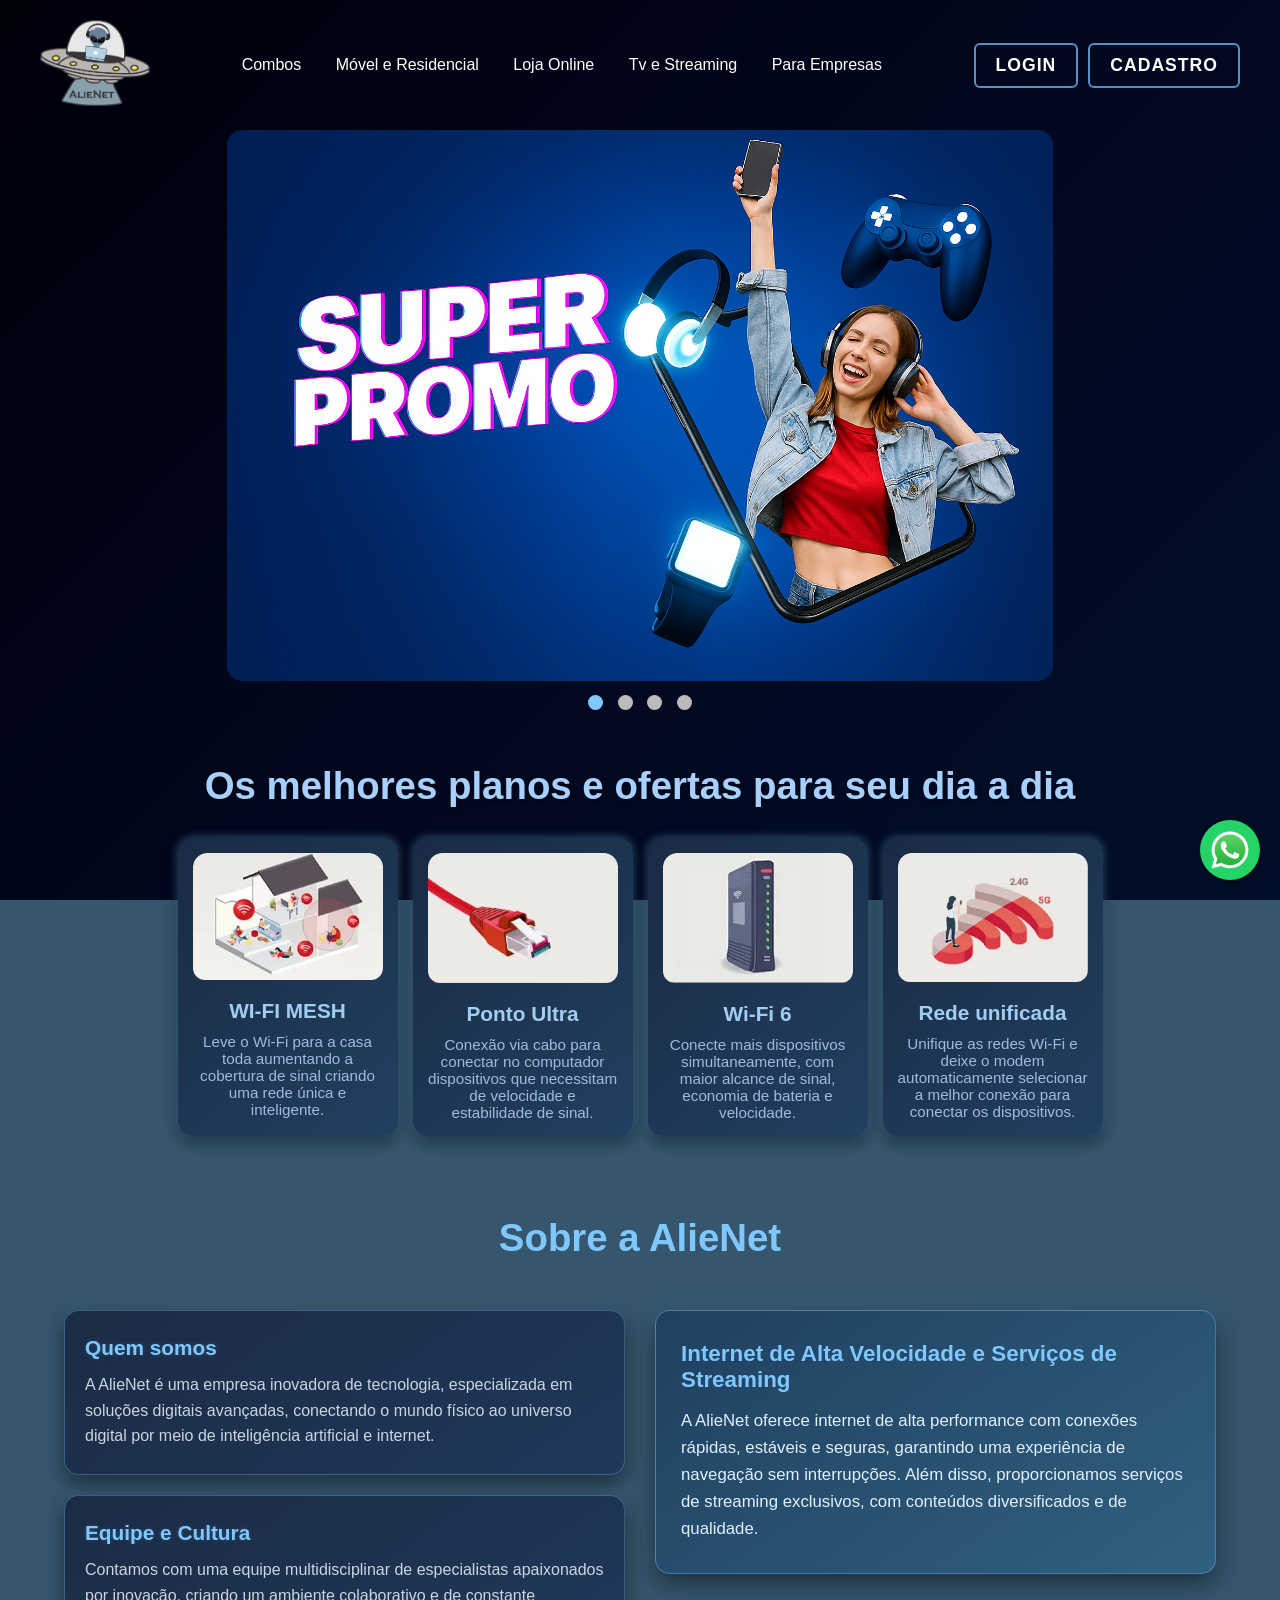
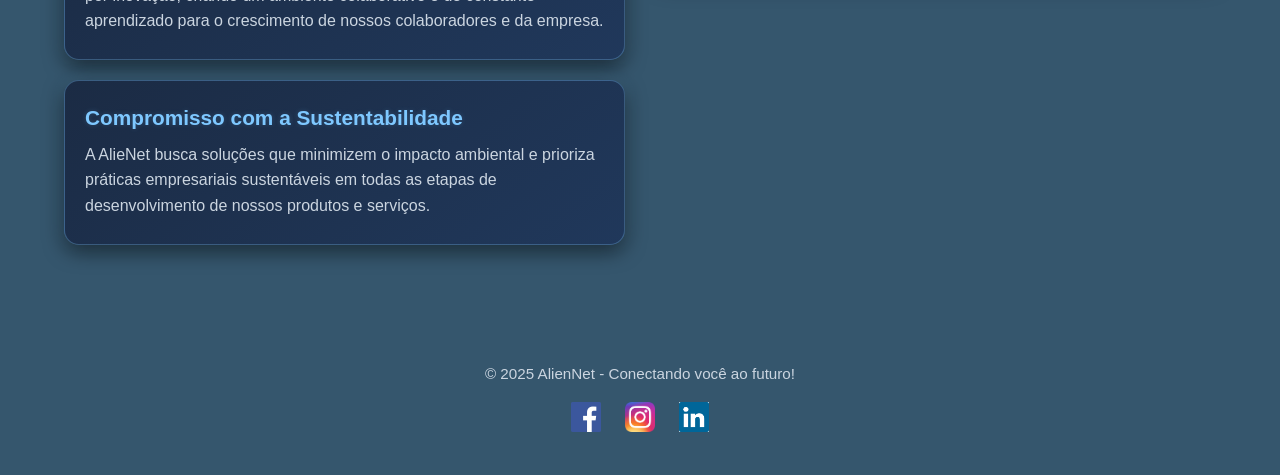
<file: index.html>
<!DOCTYPE html>
<html lang="pt-BR">

<head>
    <meta charset="UTF-8">
    <meta name="viewport" content="width=device-width, initial-scale=1.0">
    <title>AlieNet - Início</title>
    <link rel="stylesheet" href="index.css">
</head>

<body>

    <!-- ================= HEADER ================= -->
    <header>
        <!-- Logo -->
        <a href="index.html" class="logo">
            <img src="imagens/logo-alienet.png" alt="Voltar para a página inicial">
        </a>

        <!-- Navegação -->
        <nav>
            <a href="combos.html">Combos</a>
            <a href="internet-movel-residencial.html">Móvel e Residencial</a>
            <a href="celulares.html">Loja Online</a>
            <a href="tv-e-streaming.html">Tv e Streaming</a>
            <a href="para-empresas.html">Para Empresas</a>
        </nav>

        <!-- Login / Cadastro -->
        <div class="login" id="loginNav">
            <a href="login.html">Login</a>
            <a href="cadastro.html">Cadastro</a>
        </div>
    </header>

    <!-- ================= CARROSSEL ================= -->
    <center>
    <div class="container-carrossel1">
        <div class="slides1">
            <img src="imagens/imgcard1.jpg" alt="Café da Tarde">
        </div>
        <div class="slides1">
            <img src="imagens/imgcard2.jpg" alt="Iogurte">
        </div>
        <div class="slides1">
            <img src="imagens/imgcard3.jpg" alt="Relaxar">
        </div>
        <div class="slides1">
            <img src="imagens/imgcard4.jpg" alt="Vibe">
        </div>
    </div>
    </center>

    <!-- Pontos do Carrossel -->
    <div class="dots-container" style="text-align:center; margin-top:10px;">
        <span class="dot"></span>
        <span class="dot"></span>
        <span class="dot"></span>
        <span class="dot"></span>
    </div>

    <!-- ================= PLANOS / OFERTAS ================= -->
    <section class="ofertas">
        <h2 class="Ofertas">Os melhores <b>planos</b> e <b>ofertas</b> para seu dia a dia</h2>
        <div class="container">
            <div class="cards-container">
                <div class="thumb-wrapper">
                    <div class="img-box">
                        <img src="imagens/img-card-1.webp" alt="WI-FI MESH">
                    </div>
                    <div class="thumb-content">
                        <h4>WI-FI MESH</h4>
                        <p>Leve o Wi-Fi para a casa toda aumentando a cobertura de sinal criando uma rede única e
                            inteligente.</p>
                    </div>
                </div>

                <div class="thumb-wrapper">
                    <div class="img-box">
                        <img src="imagens/img-card-2.webp" alt="Ponto Ultra">
                    </div>
                    <div class="thumb-content">
                        <h4>Ponto Ultra</h4>
                        <p>Conexão via cabo para conectar no computador dispositivos que necessitam de velocidade e
                            estabilidade de sinal.</p>
                    </div>
                </div>

                <div class="thumb-wrapper">
                    <div class="img-box">
                        <img src="imagens/img-card-3.webp" alt="Wi-Fi 6">
                    </div>
                    <div class="thumb-content">
                        <h4>Wi-Fi 6</h4>
                        <p>Conecte mais dispositivos simultaneamente, com maior alcance de sinal, economia de bateria e
                            velocidade.</p>
                    </div>
                </div>

                <div class="thumb-wrapper">
                    <div class="img-box">
                        <img src="imagens/img-card-4.webp" alt="Rede unificada">
                    </div>
                    <div class="thumb-content">
                        <h4>Rede unificada</h4>
                        <p>Unifique as redes Wi-Fi e deixe o modem automaticamente selecionar a melhor conexão para
                            conectar os dispositivos.</p>
                    </div>
                </div>
            </div>
        </div>
    </section>

    <!-- ================= SOBRE ================= -->
    <section class="historia">
        <h2 class="historia-titulo"><b>Sobre a AlieNet</b></h2>
        <div class="historia-conteudo">
            <div class="historia-coluna">
                <article class="historia-topico">
                    <h4>Quem somos</h4>
                    <p>A AlieNet é uma empresa inovadora de tecnologia, especializada em soluções digitais avançadas,
                        conectando o mundo físico ao universo digital por meio de inteligência artificial e internet.
                    </p>
                </article>
                <article class="historia-topico">
                    <h4>Equipe e Cultura</h4>
                    <p>Contamos com uma equipe multidisciplinar de especialistas apaixonados por inovação, criando um
                        ambiente colaborativo e de constante aprendizado para o crescimento de nossos colaboradores e da
                        empresa.</p>
                </article>
                <article class="historia-topico">
                    <h4>Compromisso com a Sustentabilidade</h4>
                    <p>A AlieNet busca soluções que minimizem o impacto ambiental e prioriza práticas empresariais
                        sustentáveis em todas as etapas de desenvolvimento de nossos produtos e serviços.</p>
                </article>
            </div>
            <div class="historia-coluna historia-destaque">
                <article>
                    <h4>Internet de Alta Velocidade e Serviços de Streaming</h4>
                    <p>A AlieNet oferece internet de alta performance com conexões rápidas, estáveis e seguras,
                        garantindo uma experiência de navegação sem interrupções. Além disso, proporcionamos serviços de
                        streaming exclusivos, com conteúdos diversificados e de qualidade.</p>
                </article>
            </div>
        </div>
    </section>

    <!-- ================= BOTÃO SUPORTE ================= -->
    <a href="https://web.whatsapp.com/" class="botao-suporte" target="_blank">
        <img src="imagens/logo-whatsapp.png" alt="Suporte WhatsApp">
    </a>

    <!-- ================= FOOTER ================= -->
    <footer>
        <p>&copy; 2025 AlienNet - Conectando você ao futuro!</p>
        <div class="redes-sociais">
            <a href="https://www.facebook.com/login/?locale=pt_BR" target="_blank">
                <img src="imagens/facebook-logo.png" alt="Facebook">
            </a>
            <a href="https://www.instagram.com/accounts/login/" target="_blank">
                <img src="imagens/logo-instagram.png" alt="Instagram">
            </a>
            <a href="https://www.linkedin.com/home" target="_blank">
                <img src="imagens/logo-linkedin.png" alt="LinkedIn">
            </a>
        </div>
    </footer>

    <!-- ================= SCRIPT ================= -->
    <script>
        // Carrossel Automático
        let slideIndex = 0;
        showSlides();
        function showSlides() {
            let i;
            const slides = document.getElementsByClassName("slides1");
            const dots = document.getElementsByClassName("dot");
            for (i = 0; i < slides.length; i++) { slides[i].style.display = "none"; }
            slideIndex++;
            if (slideIndex > slides.length) { slideIndex = 1; }
            for (i = 0; i < dots.length; i++) { dots[i].className = dots[i].className.replace(" ativo", ""); }
            slides[slideIndex - 1].style.display = "block";
            dots[slideIndex - 1].className += " ativo";
            setTimeout(showSlides, 3000);
        }
    </script>
<script src="usuario.js"></script>

</body>

</html>
</file>
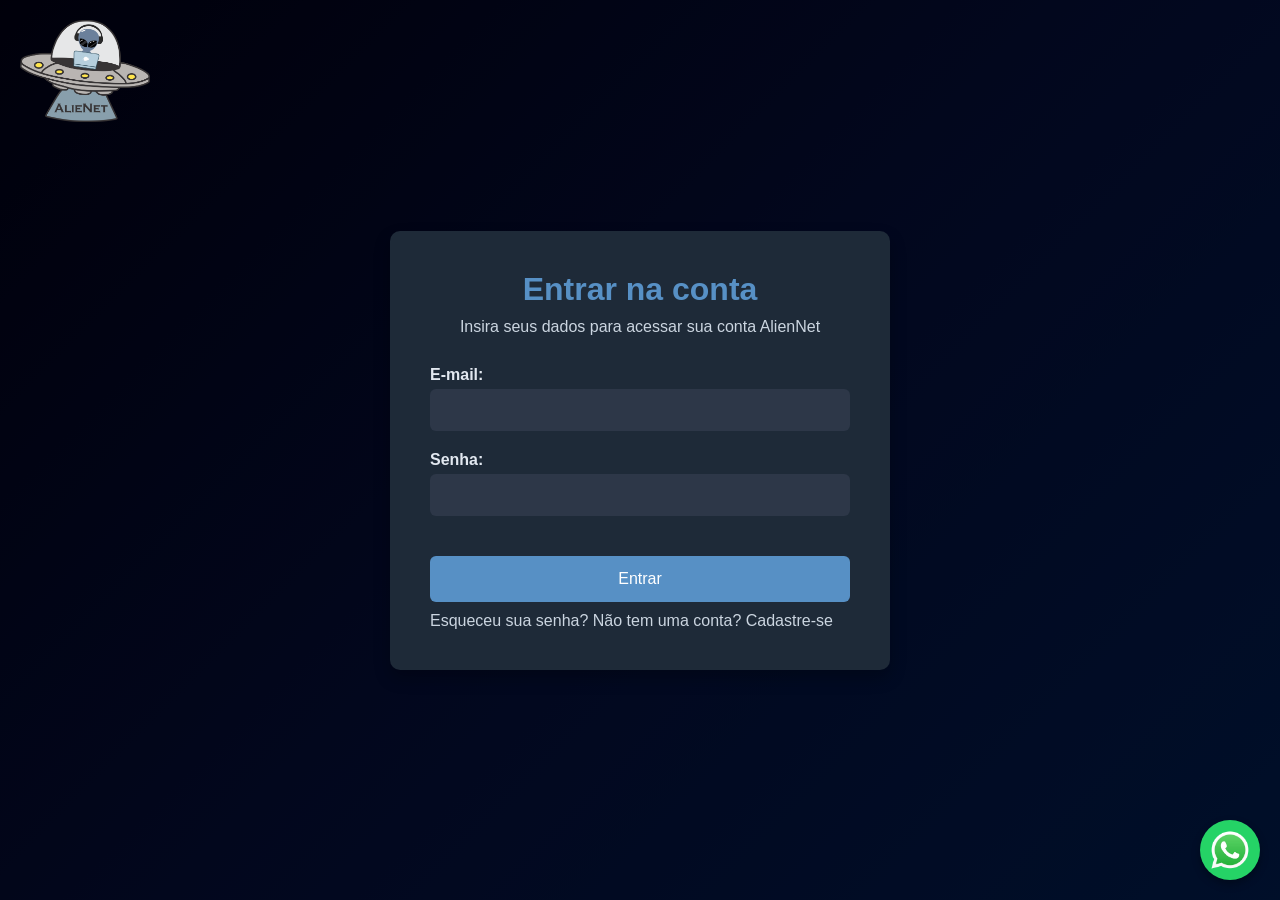
<file: arearestrita.html>
<!DOCTYPE html>
<html lang="pt-BR">

<head>
  <meta charset="UTF-8">
  <meta name="viewport" content="width=device-width, initial-scale=1.0">
  <title>Área Restrita - AlienNet</title>
  <link rel="stylesheet" href="arearestrita.css">
</head>

<body>

  <!-- Cabeçalho / Logo -->
  <header>
    <a href="index.html" class="voltar-home">
      <img src="imagens/logo-alienet.png" alt="Voltar para a página inicial">
    </a>
  </header>

  <main class="area-restrita">

    <!-- Boas-vindas -->
    <section class="boas-vindas">
      <h1>Bem-vindo, <span id="nomeUsuario"></span>!</h1>
      <p>Confira seus produtos e serviços ativos e explore novidades para assinar ou comprar.</p>
    </section>

    <!-- Seção Perfil do Usuário -->
    <section class="perfil-usuario">
      <div class="perfil-container">

        <!-- Foto do usuário -->
        <div class="foto-perfil">
          <img id="fotoUsuario" src="imagens/perfil.png" alt="">
          <input type="file" id="inputFoto" style="display:none;">
          <button id="btnEditarFoto">Editar Foto</button>
          <button id="btnRemoverFoto">Remover Foto</button>
        </div>

        <!-- Informações do usuário -->
        <div class="info-usuario">
          <p><strong>Nome:</strong> <span id="nomeCliente"></span></p>
          <p><strong>Email:</strong> <span id="emailCliente"></span></p>
          <p><strong>Telefone:</strong> <span id="telefoneCliente"></span></p>
          <p><strong>CPF:</strong> <span id="cpfCliente"></span></p>
          <p><strong>Cidade:</strong> <span id="cidadeCliente"></span></p>
          <p><strong>Bairro:</strong> <span id="bairroCliente"></span></p>
          <p><strong>CEP:</strong> <span id="cepCliente"></span></p>
          <button id="btnEditarInfo">Editar Informações</button>

          <!-- Formulário para editar informações -->
          <div id="formEditar" class="form-editar">
            <input type="text" id="inputNome" placeholder="Nome">
            <input type="email" id="inputEmail" placeholder="Email">
            <input type="text" id="inputTelefone" placeholder="Telefone">
            <input type="text" id="inputCpf" placeholder="CPF">
            <input type="text" id="inputCidade" placeholder="Cidade">
            <input type="text" id="inputBairro" placeholder="Bairro">
            <input type="text" id="inputCep" placeholder="CEP">
            <button id="btnSalvarInfo">Salvar Alterações</button>
          </div>
        </div>

      </div>
    </section>

    <!-- Produtos e Serviços Ativos -->
    <section class="meus-planos">
      <h2>Meus Produtos e Serviços</h2>
      <div class="cards" id="produtosAtivos"></div>
    </section>

    <!-- Novidades e Promoções -->
    <section class="novidades">
      <h2>Novidades e Promoções</h2>
      <div class="cards" id="novidades"></div>
    </section>

    <!-- Histórico de Pagamentos -->
    <section class="historico-pagamentos">
      <h2>Histórico de Pagamentos</h2>
      <table>
        <thead>
          <tr>
            <th>Data</th>
            <th>Produto / Serviço</th>
            <th>Valor</th>
            <th>Status</th>
          </tr>
        </thead>
        <tbody id="historicoPagamentos"></tbody>
      </table>
    </section>

    <!-- Ações do usuário -->
    <section class="acoes-usuario">
      <button id="btnLogout">Sair</button>
      <button id="btnExcluir" class="excluir">Excluir Conta</button>
    </section>

  </main>

  <!-- Botão de suporte WhatsApp -->
  <a href="https://web.whatsapp.com/" class="botao-suporte" target="_blank">
    <img src="imagens/logo-whatsapp.png" alt="Suporte WhatsApp">
  </a>

  <!-- JavaScript -->
  <script>
    const usuarioLogado = localStorage.getItem('usuarioLogado');
    let usuario = JSON.parse(localStorage.getItem('usuarioAtual'));

    if (!usuarioLogado || !usuario) {
      window.location.href = "login.html";
    } else {
      // Boas-vindas e perfil
      document.getElementById('nomeUsuario').textContent = usuario.nome;
      document.getElementById('nomeCliente').textContent = usuario.nome || "Não informado";
      document.getElementById('emailCliente').textContent = usuario.email || "Não informado";
      document.getElementById('telefoneCliente').textContent = usuario.telefone || "Não informado";
      document.getElementById('cpfCliente').textContent = usuario.cpf || "Não informado";
      document.getElementById('cidadeCliente').textContent = usuario.cidade || "Não informado";
      document.getElementById('bairroCliente').textContent = usuario.bairro || "Não informado";
      document.getElementById('cepCliente').textContent = usuario.cep || "Não informado";
      if (usuario.foto) {
        document.getElementById('fotoUsuario').src = usuario.foto;
      }
    }

    // Define imagem padrão se não houver foto
    const fotoPadrao = "imagens/perfil.png";
    document.getElementById('fotoUsuario').src = usuario.foto ? usuario.foto : fotoPadrao;

    // Edição da foto do perfil
    const btnEditarFoto = document.getElementById('btnEditarFoto');
    const btnRemoverFoto = document.getElementById('btnRemoverFoto');
    const inputFoto = document.getElementById('inputFoto');
    const fotoUsuario = document.getElementById('fotoUsuario');

    btnEditarFoto.addEventListener('click', () => inputFoto.click());

    inputFoto.addEventListener('change', (e) => {
      const file = e.target.files[0];
      if (file) {
        const reader = new FileReader();
        reader.onload = () => {
          fotoUsuario.src = reader.result;
          usuario.foto = reader.result;
          localStorage.setItem('usuarioAtual', JSON.stringify(usuario));

          // Atualiza na lista de usuários
          let usuarios = JSON.parse(localStorage.getItem('usuarios')) || [];
          const index = usuarios.findIndex(u => u.email === usuario.email);
          if (index !== -1) {
            usuarios[index] = usuario;
            localStorage.setItem('usuarios', JSON.stringify(usuarios));
          }
        };
        reader.readAsDataURL(file);
      }
    });

    btnRemoverFoto.addEventListener('click', () => {
      fotoUsuario.src = "imagens/perfil.png";
      usuario.foto = null;
      localStorage.setItem('usuarioAtual', JSON.stringify(usuario));

      let usuarios = JSON.parse(localStorage.getItem('usuarios')) || [];
      const index = usuarios.findIndex(u => u.email === usuario.email);
      if (index !== -1) {
        usuarios[index] = usuario;
        localStorage.setItem('usuarios', JSON.stringify(usuarios));
      }
    });

    // Edição de informações do usuário
    const btnEditarInfo = document.getElementById('btnEditarInfo');
    const formEditar = document.getElementById('formEditar');
    const inputNome = document.getElementById('inputNome');
    const inputEmail = document.getElementById('inputEmail');
    const inputTelefone = document.getElementById('inputTelefone');
    const inputCpf = document.getElementById('inputCpf');
    const inputCidade = document.getElementById('inputCidade');
    const inputBairro = document.getElementById('inputBairro');
    const inputCep = document.getElementById('inputCep');
    const btnSalvarInfo = document.getElementById('btnSalvarInfo');

    btnEditarInfo.addEventListener('click', () => {
      formEditar.style.display = formEditar.style.display === 'none' ? 'block' : 'none';
      inputNome.value = usuario.nome || '';
      inputEmail.value = usuario.email || '';
      inputTelefone.value = usuario.telefone || '';
      inputCpf.value = usuario.cpf || '';
      inputCidade.value = usuario.cidade || '';
      inputBairro.value = usuario.bairro || '';
      inputCep.value = usuario.cep || '';
    });

    btnSalvarInfo.addEventListener('click', () => {
      usuario.nome = inputNome.value;
      usuario.email = inputEmail.value;
      usuario.telefone = inputTelefone.value;
      usuario.cpf = inputCpf.value;
      usuario.cidade = inputCidade.value;
      usuario.bairro = inputBairro.value;
      usuario.cep = inputCep.value;

      localStorage.setItem('usuarioAtual', JSON.stringify(usuario));

      let usuarios = JSON.parse(localStorage.getItem('usuarios')) || [];
      const index = usuarios.findIndex(u => u.email === usuario.email);
      if (index !== -1) {
        usuarios[index] = usuario;
        localStorage.setItem('usuarios', JSON.stringify(usuarios));
      }

      document.getElementById('nomeCliente').textContent = usuario.nome;
      document.getElementById('emailCliente').textContent = usuario.email;
      document.getElementById('telefoneCliente').textContent = usuario.telefone;
      document.getElementById('cpfCliente').textContent = usuario.cpf;
      document.getElementById('cidadeCliente').textContent = usuario.cidade;
      document.getElementById('bairroCliente').textContent = usuario.bairro;
      document.getElementById('cepCliente').textContent = usuario.cep;
      document.getElementById('nomeUsuario').textContent = usuario.nome;

      formEditar.style.display = 'none';
      alert('Informações atualizadas com sucesso!');
    });

    // Logout / Excluir Conta
    document.getElementById('btnLogout').addEventListener('click', () => {
      localStorage.removeItem('usuarioLogado');
      localStorage.removeItem('usuarioAtual');
      window.location.href = "login.html";
    });

    document.getElementById('btnExcluir').addEventListener('click', () => {
      if (confirm("Tem certeza que deseja excluir sua conta? Esta ação não pode ser desfeita.")) {
        let usuarios = JSON.parse(localStorage.getItem('usuarios')) || [];
        usuarios = usuarios.filter(u => u.email !== usuario.email);
        localStorage.setItem('usuarios', JSON.stringify(usuarios));
        localStorage.removeItem('usuarioAtual');
        localStorage.removeItem('usuarioLogado');
        alert("Conta excluída com sucesso!");
        window.location.href = "login.html";
      }
    });

    // Função para preencher produtos, novidades e histórico
    const produtosAtivos = [
      { nome: "Celular Cadastrado", modelo: "iPhone 14", imei: "123456789012345" },
      { nome: "Plano de Internet", modelo: "300Mb", franquia: "120GB" },
      { nome: "Streaming Ativo", modelo: "Netflix", validade: "30/09/2025" }
    ];
    const containerProdutos = document.getElementById('produtosAtivos');
    produtosAtivos.forEach(prod => {
      const card = document.createElement('div');
      card.className = 'card ativo';
      let conteudo = `<h3>${prod.nome}</h3>`;
      if (prod.imei) {
        conteudo += `<p><strong>Modelo:</strong> ${prod.modelo}</p>
                     <p><strong>IMEI:</strong> ${prod.imei}</p>`;
      } else if (prod.franquia) {
        conteudo += `<p><strong>Velocidade:</strong> ${prod.modelo}</p>
                     <p><strong>Franquia restante:</strong> ${prod.franquia}</p>`;
      } else {
        conteudo += `<p><strong>Serviço:</strong> ${prod.modelo}</p>
                     <p><strong>Validade:</strong> ${prod.validade}</p>`;
      }
      conteudo += `<button class="gerenciar">Gerenciar</button>`;
      card.innerHTML = conteudo;
      containerProdutos.appendChild(card);
    });

    const novidades = [
      { nome: "Streaming Disney+", descricao: "Acesso ilimitado a filmes e séries da Disney", preco: "R$ 27,90/mês" },
      { nome: "Link Dedicado 100Mbps", descricao: "Alta performance e estabilidade para sua empresa", preco: "R$ 1.299,90/mês" },
      { nome: "Plano Móvel Corporativo 30GB", descricao: "WhatsApp ilimitado e apps de trabalho", preco: "R$ 149,90/mês" }
    ];
    const containerNovidades = document.getElementById('novidades');
    novidades.forEach(item => {
      const card = document.createElement('div');
      card.className = 'card';
      card.innerHTML = `<h3>${item.nome}</h3>
                        <p>${item.descricao}</p>
                        <p class="preco">${item.preco}</p>
                        <a href="pagamento.html" class="botao">Assinar / Comprar</a>`;
      containerNovidades.appendChild(card);
    });

    const historico = [
      { data: "01/09/2025", servico: "Plano Internet 300Mb", valor: "R$ 129,90", status: "Pago" },
      { data: "20/08/2025", servico: "Celular iPhone 14", valor: "R$ 5.299,00", status: "Pendente" },
      { data: "05/09/2025", servico: "Streaming Netflix", valor: "R$ 39,90", status: "Atrasado" }
    ];
    const containerHistorico = document.getElementById('historicoPagamentos');
    historico.forEach(item => {
      const tr = document.createElement('tr');
      tr.innerHTML = `<td>${item.data}</td>
                      <td>${item.servico}</td>
                      <td>${item.valor}</td>
                      <td class="${item.status.toLowerCase()}">${item.status}</td>`;
      containerHistorico.appendChild(tr);
    });

  </script>



</body>

</html>
</file>
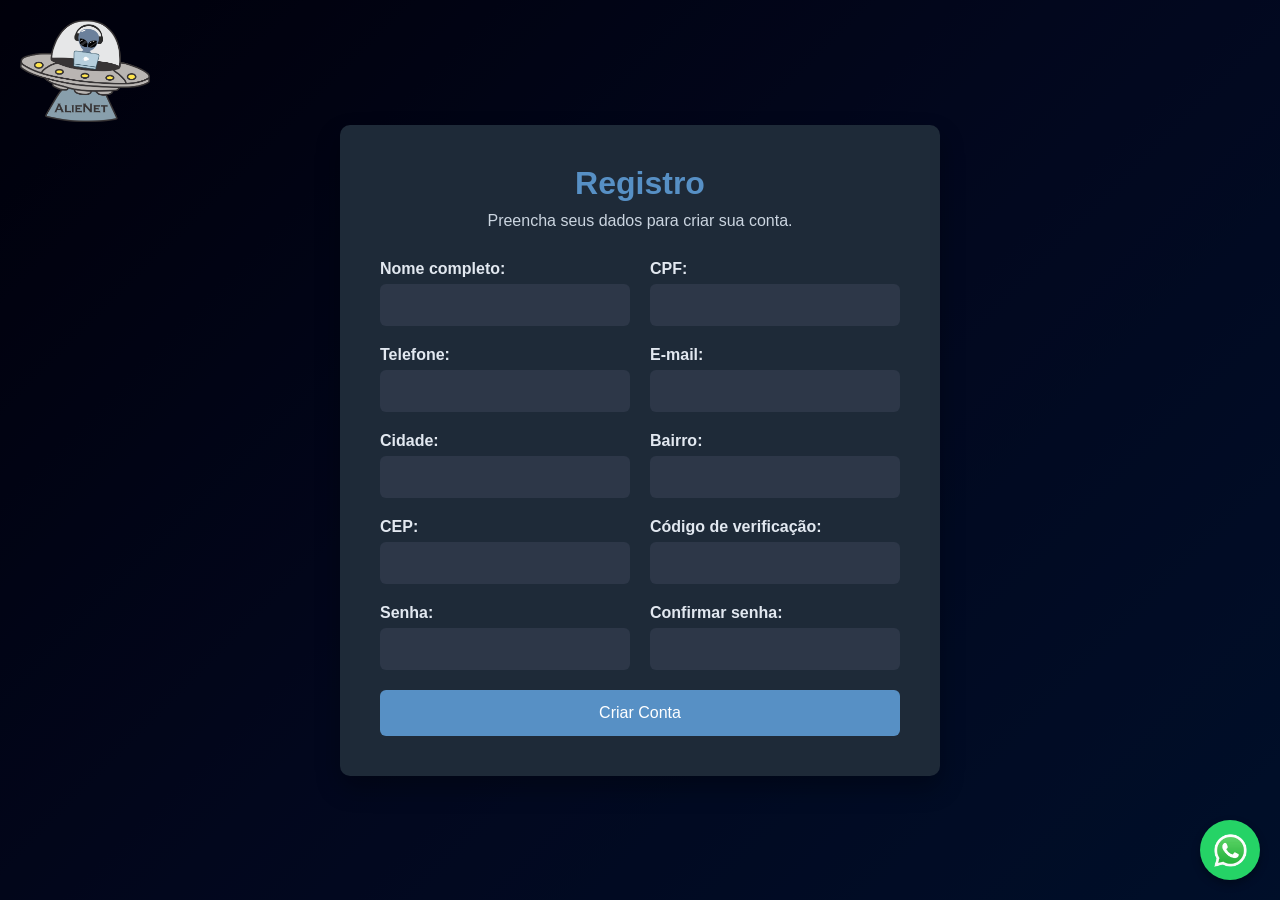
<file: cadastro.html>
<!DOCTYPE html>
<html lang="pt-BR">

<head>
    <meta charset="UTF-8" />
    <meta name="viewport" content="width=device-width, initial-scale=1" />
    <title>Registro - Alienet</title>
    <link rel="stylesheet" href="cadastro.css" />
</head>

<body>
    <a href="index.html" class="voltar-home" title="Voltar para a Home">
        <img src="imagens/logo-alienet.png" alt="Voltar para a Home" />
    </a>

    <div class="container">
        <h1>Registro</h1>
        <p>Preencha seus dados para criar sua conta.</p>

        <!-- Mensagens -->
        <div id="mensagemErro" style="display:none;"></div>
        <div id="mensagemSucesso" style="display:none;"></div>

        <form onsubmit="registrarUsuario(event)">
            <!-- seus campos de formulário aqui -->
            <div class="input-row">
                <div class="input-group">
                    <label for="nome">Nome completo:</label>
                    <input type="text" id="nome" name="nome" required />
                </div>
                <div class="input-group">
                    <label for="cpf">CPF:</label>
                    <input type="text" id="cpf" name="cpf" required />
                </div>
            </div>

            <div class="input-row">
                <div class="input-group">
                    <label for="telefone">Telefone:</label>
                    <input type="tel" id="telefone" name="telefone" required />
                </div>
                <div class="input-group">
                    <label for="email">E-mail:</label>
                    <input type="email" id="email" name="email" required />
                </div>
            </div>

            <div class="input-row">
                <div class="input-group">
                    <label for="cidade">Cidade:</label>
                    <input type="text" id="cidade" name="cidade" required />
                </div>
                <div class="input-group">
                    <label for="bairro">Bairro:</label>
                    <input type="text" id="bairro" name="bairro" required />
                </div>
            </div>

            <div class="input-row">
                <div class="input-group">
                    <label for="cep">CEP:</label>
                    <input type="text" id="cep" name="cep" required />
                </div>
                <div class="input-group">
                    <label for="codigo">Código de verificação:</label>
                    <input type="text" id="codigo" name="codigo" required />
                </div>
            </div>

            <div class="input-row">
                <div class="input-group">
                    <label for="senha">Senha:</label>
                    <input type="password" id="senha" name="senha" required />
                </div>
                <div class="input-group">
                    <label for="confirmaSenha">Confirmar senha:</label>
                    <input type="password" id="confirmaSenha" name="confirmaSenha" required />
                </div>
            </div>

            <button type="submit">Criar Conta</button>
        </form>
    </div>

    <section>
        <a href="https://web.whatsapp.com/" class="botao-suporte" target="_blank">
            <img src="imagens/logo-whatsapp.png" alt="logo-alienet">
        </a>
    </section>

    <script>
        function registrarUsuario(event) {
            event.preventDefault();

            const email = document.getElementById('email').value;
            const senha = document.getElementById('senha').value;
            const confirmaSenha = document.getElementById('confirmaSenha').value;

            const mensagemErro = document.getElementById('mensagemErro');
            const mensagemSucesso = document.getElementById('mensagemSucesso');

            mensagemErro.style.display = 'none';
            mensagemSucesso.style.display = 'none';

            if (senha !== confirmaSenha) {
                mensagemErro.textContent = "As senhas não coincidem!";
                mensagemErro.style.display = 'block';
                return;
            }

            // Verifica se já existe usuário com o mesmo e-mail
            const usuarioSalvo = JSON.parse(localStorage.getItem('usuario'));
            if (usuarioSalvo && usuarioSalvo.email === email) {
                mensagemErro.textContent = "Este e-mail já está cadastrado!";
                mensagemErro.style.display = 'block';
                return;
            }

            // Criação do usuário
            const usuario = {
                nome: document.getElementById('nome').value,
                cpf: document.getElementById('cpf').value,
                telefone: document.getElementById('telefone').value,
                email: email,
                cidade: document.getElementById('cidade').value,
                bairro: document.getElementById('bairro').value,
                cep: document.getElementById('cep').value,
                codigo: document.getElementById('codigo').value,
                senha: senha,
                celular: { modelo: "iPhone 14", imei: "123456789012345" },
                internet: { velocidade: "300Mb", franquia: "120GB" },
                streaming: { nome: "Netflix", validade: "30/09/2025" }
            };

            localStorage.setItem('usuario', JSON.stringify(usuario));
            localStorage.setItem('usuarioAtual', JSON.stringify(usuario));
            localStorage.setItem('usuarioLogado', 'true');

            mensagemSucesso.textContent = "Cadastro realizado com sucesso!";
            mensagemSucesso.style.display = 'block';

            // Redireciona após 1,5s
            setTimeout(() => {
                window.location.href = "arearestrita.html";
            }, 1500);
        }
    </script>
</body>

</html>
</file>
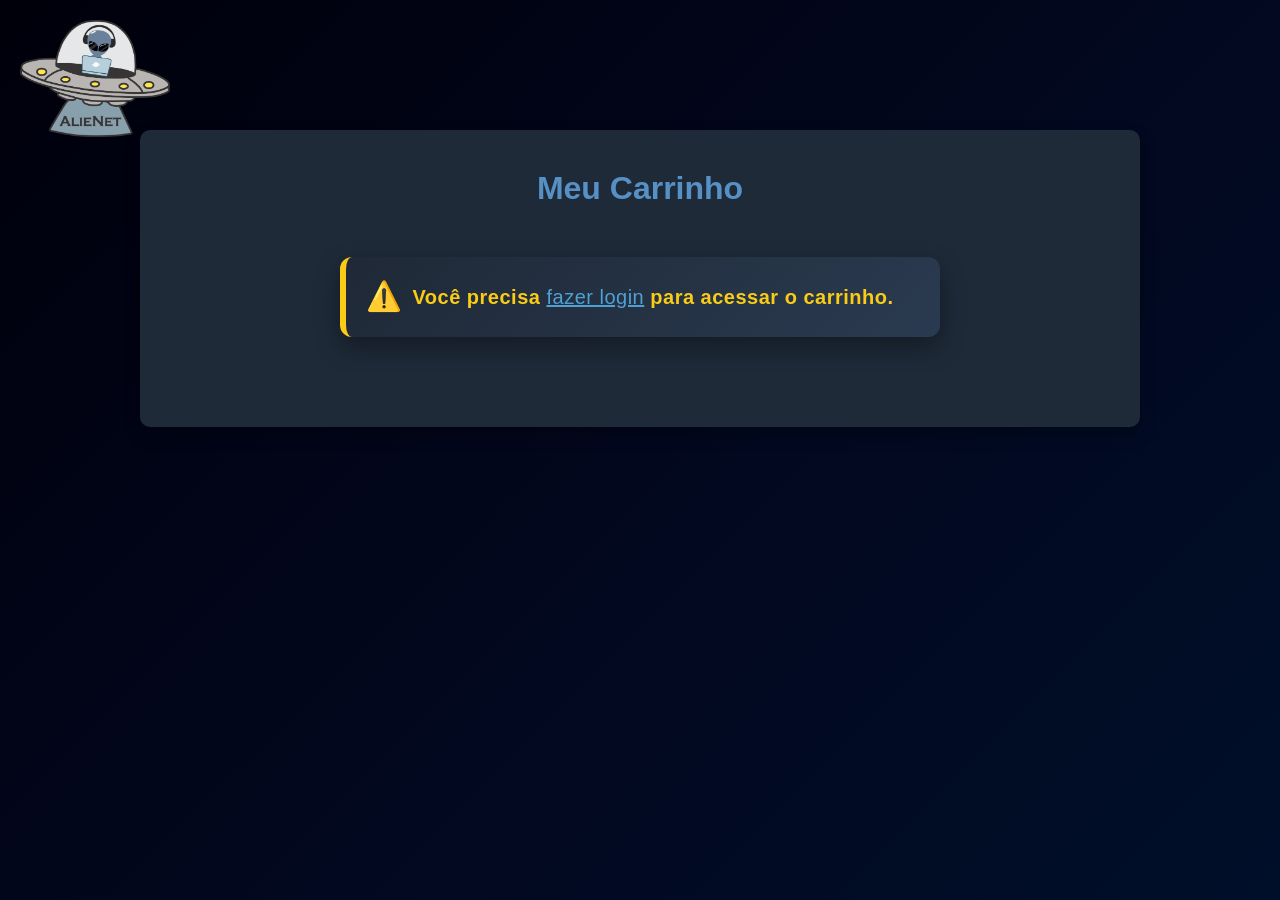
<file: carrinho.html>
<!DOCTYPE html>
<html lang="pt-BR">

<head>
  <meta charset="UTF-8">
  <meta name="viewport" content="width=device-width, initial-scale=1.0">
  <title>Carrinho - AlienNet</title>
  <link rel="stylesheet" href="carrinho.css">
</head>

<body>
  <!-- Botão Voltar para a Home -->
  <a href="index.html" class="voltar-home">
    <img src="imagens/logo-alienet.png" alt="Voltar para a página inicial">
  </a>

  <main class="carrinho-container">
    <h1>Meu Carrinho</h1>

    <!-- Carrinho visível apenas para usuário logado -->
    <div id="carrinhoLogado">
      <div id="carrinhoProdutos" class="carrinho-produtos">
        <!-- Produtos serão inseridos aqui via JS -->
      </div>
      <div class="carrinho-total">
        <h2>Total: <span id="totalCarrinho">R$ 0,00</span></h2>
        <a href="pagamento.html" class="botao">Finalizar Compra</a>
        <button id="limparCarrinho" class="botao limpar">Limpar Carrinho</button>
      </div>
    </div>

    <!-- Mensagem caso não esteja logado -->
    <div id="carrinhoNaoLogado" style="display:none; text-align:center; margin-top:50px;">
      <p>Você precisa <a href="login.html">fazer login</a> para acessar o carrinho.</p>
    </div>
  </main>

  <script>
    document.addEventListener('DOMContentLoaded', () => {
      const usuarioLogado = localStorage.getItem('usuarioLogado'); // "true" ou null
      const carrinhoLogado = document.getElementById('carrinhoLogado');
      const carrinhoNaoLogado = document.getElementById('carrinhoNaoLogado');
      const carrinhoProdutos = document.getElementById('carrinhoProdutos');
      const totalCarrinho = document.getElementById('totalCarrinho');
      const btnLimpar = document.getElementById('limparCarrinho');

      // Checa login
      if (usuarioLogado !== "true") {
        carrinhoLogado.style.display = 'none';
        carrinhoNaoLogado.style.display = 'block';
        return;
      } else {
        carrinhoLogado.style.display = 'block';
        carrinhoNaoLogado.style.display = 'none';
      }

      // Função para formatar preços
      function formatarPreco(precoStr) {
        return Number(precoStr.replace('R$', '').replace('.', '').replace(',', '.'));
      }

      // Atualiza carrinho
      function atualizarCarrinho() {
        const carrinho = JSON.parse(localStorage.getItem('carrinho')) || [];
        carrinhoProdutos.innerHTML = '';
        let total = 0;

        if (carrinho.length === 0) {
          carrinhoProdutos.innerHTML = '<p>O carrinho está vazio.</p>';
          totalCarrinho.textContent = 'R$ 0,00';
          return;
        }

        carrinho.forEach((item, index) => {
          if (!item.quantidade) item.quantidade = 1;
          const precoItem = formatarPreco(item.preco) * item.quantidade;
          total += precoItem;

          const div = document.createElement('div');
          div.className = 'carrinho-item';
          div.innerHTML = `
            <h3>${item.nome}</h3>
            <p>${item.descricao}</p>
            <p class="preco">R$ ${precoItem.toFixed(2).replace('.', ',')}</p>
            <label>Quantidade:
              <input type="number" min="1" value="${item.quantidade}" data-index="${index}" class="quantidade">
            </label>
            <button class="remover" data-index="${index}">Remover</button>
          `;
          carrinhoProdutos.appendChild(div);
        });

        totalCarrinho.textContent = 'R$ ' + total.toFixed(2).replace('.', ',');
      }

      // Alterar quantidade
      carrinhoProdutos.addEventListener('input', (e) => {
        if (e.target.classList.contains('quantidade')) {
          const index = e.target.getAttribute('data-index');
          let carrinho = JSON.parse(localStorage.getItem('carrinho')) || [];
          let novaQtd = parseInt(e.target.value);
          if (isNaN(novaQtd) || novaQtd < 1) novaQtd = 1;
          carrinho[index].quantidade = novaQtd;
          localStorage.setItem('carrinho', JSON.stringify(carrinho));
          atualizarCarrinho();
        }
      });

      // Remover item
      carrinhoProdutos.addEventListener('click', (e) => {
        if (e.target.classList.contains('remover')) {
          const index = e.target.getAttribute('data-index');
          let carrinho = JSON.parse(localStorage.getItem('carrinho')) || [];
          carrinho.splice(index, 1);
          localStorage.setItem('carrinho', JSON.stringify(carrinho));
          atualizarCarrinho();
        }
      });

      // Limpar carrinho
      btnLimpar.addEventListener('click', () => {
        if (confirm("Deseja realmente limpar o carrinho?")) {
          localStorage.removeItem('carrinho');
          atualizarCarrinho();
        }
      });

      atualizarCarrinho();
    });
  </script>

</body>
</html>
</file>
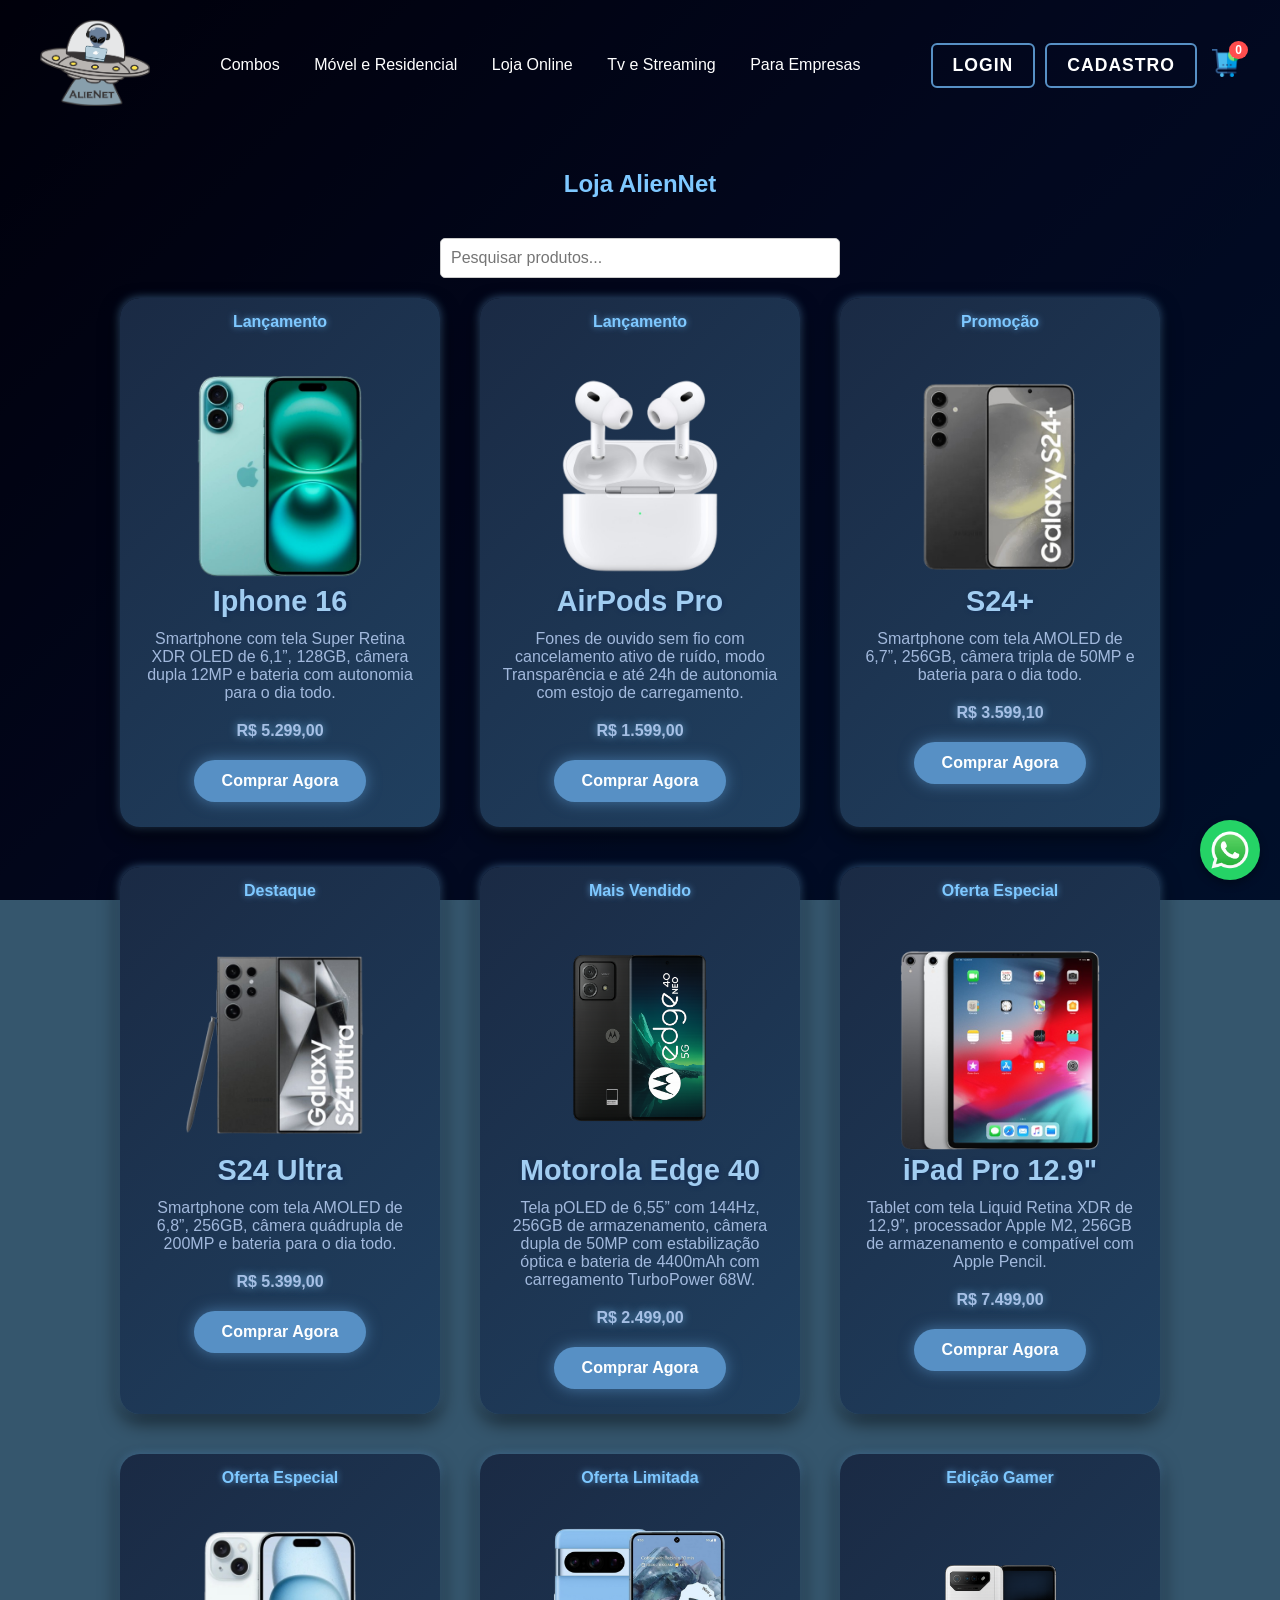
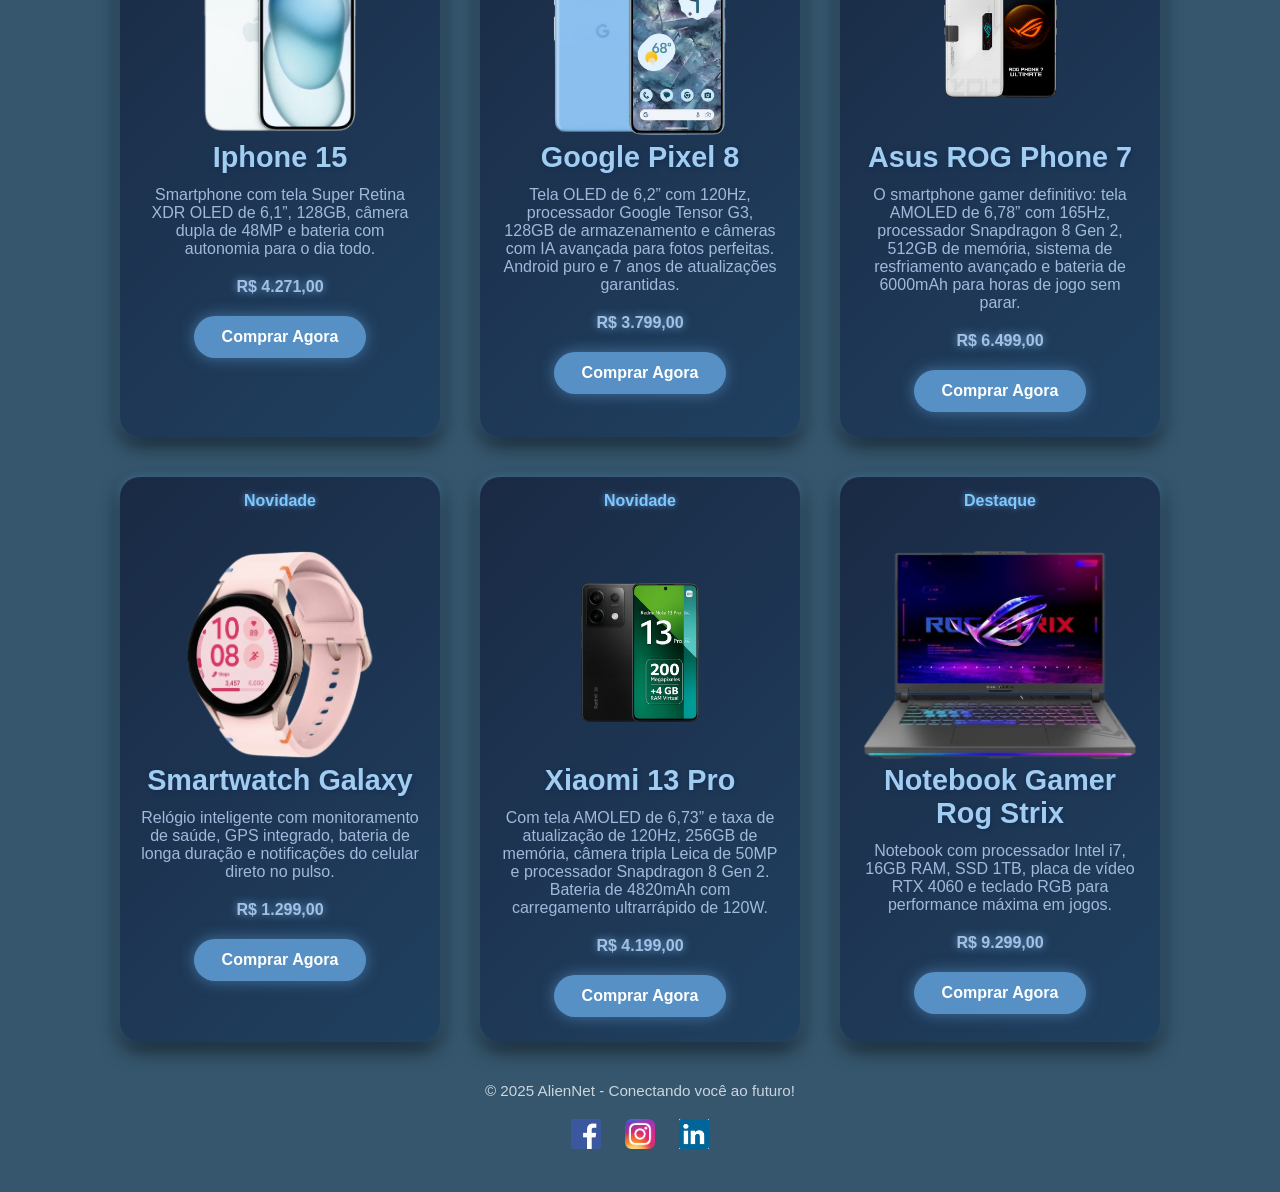
<file: celulares.html>
<!DOCTYPE html>
<html lang="pt-BR">

<head>
    <meta charset="UTF-8" />
    <meta name="viewport" content="width=device-width, initial-scale=1" />
    <title>AlieNet - Loja de Celulares</title>
    <link rel="stylesheet" href="celulares.css" />
</head>

<body>

    <header>
        <a href="index.html" class="voltar-home">
            <img src="imagens/logo-alienet.png" alt="Voltar para a página inicial" />
        </a>

        <nav>
            <a href="combos.html">Combos</a>
            <a href="internet-movel-residencial.html">Móvel e Residencial</a>
            <a href="celulares.html">Loja Online</a>
            <a href="tv-e-streaming.html">Tv e Streaming</a>
            <a href="para-empresas.html">Para Empresas</a>
        </nav>

        <div class="login-carrinho">
            <div class="login">
                <a href="login.html">Login</a>
                <a href="cadastro.html">Cadastro</a>
            </div>
            <a href="carrinho.html" class="carrinho-link">
                <img src="imagens/order.png" alt="Carrinho" class="icone-carrinho">
                <span id="badgeCarrinho">0</span>
            </a>
        </div>
    </header>


    <section class="shopping-celulares">
        <h1 style="text-align:center; margin: 40px 0; color:#7ec8ff; font-weight:900;">Loja AlienNet</h1>

        <!-- Campo de busca -->
        <div class="filtro-produtos" style="text-align:center; margin-bottom:20px;">
            <input type="text" id="buscaProduto" placeholder="Pesquisar produtos..."
                style="padding:10px; width:80%; max-width:400px; font-size:1rem; border-radius:5px; border:1px solid #ccc;">
        </div>

        <div class="container">
            <!-- Celulares -->
            <div class="plano-wrapper">
                <div class="promocao">Lançamento</div>
                <div class="plano">
                    <img src="imagens/iphone-16.png" alt="Iphone 16" />
                    <h2>Iphone 16</h2>
                    <p>Smartphone com tela Super Retina XDR OLED de 6,1”, 128GB, câmera dupla 12MP e bateria com
                        autonomia para o dia todo.</p>
                    <p class="preco">R$ 5.299,00</p>
                    <a href="pagamento.html" class="botao">Comprar Agora</a>
                </div>
            </div>

            <div class="plano-wrapper">
                <div class="promocao">Lançamento</div>
                <div class="plano">
                    <img src="imagens/airpods-pro.png" alt="AirPods Pro" />
                    <h2>AirPods Pro</h2>
                    <p>Fones de ouvido sem fio com cancelamento ativo de ruído, modo Transparência e até 24h de
                        autonomia com estojo de carregamento.</p>
                    <p class="preco">R$ 1.599,00</p>
                    <a href="pagamento.html" class="botao">Comprar Agora</a>
                </div>
            </div>

            <div class="plano-wrapper">
                <div class="promocao">Promoção</div>
                <div class="plano">
                    <img src="imagens/s24plus.png" alt="S24+" />
                    <h2>S24+</h2>
                    <p>Smartphone com tela AMOLED de 6,7”, 256GB, câmera tripla de 50MP e bateria para o dia todo.</p>
                    <p class="preco">R$ 3.599,10</p>
                    <a href="pagamento.html" class="botao">Comprar Agora</a>
                </div>
            </div>

            <div class="plano-wrapper">
                <div class="promocao">Destaque</div>
                <div class="plano">
                    <img src="imagens/s24-ultra.png" alt="S24 Ultra" />
                    <h2>S24 Ultra</h2>
                    <p>Smartphone com tela AMOLED de 6,8”, 256GB, câmera quádrupla de 200MP e bateria para o dia todo.
                    </p>
                    <p class="preco">R$ 5.399,00</p>
                    <a href="pagamento.html" class="botao">Comprar Agora</a>
                </div>
            </div>


            <div class="plano-wrapper">
                <div class="promocao">Mais Vendido</div>
                <div class="plano">
                    <img src="imagens/motorola-edge-40.png" alt="Motorola Edge 40" />
                    <h2>Motorola Edge 40</h2>
                    <p>Tela pOLED de 6,55” com 144Hz, 256GB de armazenamento, câmera dupla de 50MP com estabilização
                        óptica e bateria de 4400mAh com carregamento TurboPower 68W.</p>
                    <p class="preco">R$ 2.499,00</p>
                    <a href="pagamento.html" class="botao">Comprar Agora</a>
                </div>
            </div>

            <div class="plano-wrapper">
                <div class="promocao">Oferta Especial</div>
                <div class="plano">
                    <img src="imagens/ipad-pro-12.9.png" alt="iPad Pro" />
                    <h2>iPad Pro 12.9"</h2>
                    <p>Tablet com tela Liquid Retina XDR de 12,9”, processador Apple M2, 256GB de armazenamento e
                        compatível com Apple Pencil.</p>
                    <p class="preco">R$ 7.499,00</p>
                    <a href="pagamento.html" class="botao">Comprar Agora</a>
                </div>
            </div>

            <div class="plano-wrapper">
                <div class="promocao">Oferta Especial</div>
                <div class="plano">
                    <img src="imagens/iphone-15.png" alt="Iphone 15" />
                    <h2>Iphone 15</h2>
                    <p>Smartphone com tela Super Retina XDR OLED de 6,1”, 128GB, câmera dupla de 48MP e bateria com
                        autonomia para o dia todo.</p>
                    <p class="preco">R$ 4.271,00</p>
                    <a href="pagamento.html" class="botao">Comprar Agora</a>
                </div>
            </div>

            <div class="plano-wrapper">
                <div class="promocao">Oferta Limitada</div>
                <div class="plano">
                    <img src="imagens/google-pixel-8.png" alt="Google Pixel 8" />
                    <h2>Google Pixel 8</h2>
                    <p>Tela OLED de 6,2” com 120Hz, processador Google Tensor G3, 128GB de armazenamento e câmeras com
                        IA avançada para fotos perfeitas. Android puro e 7 anos de atualizações garantidas.</p>
                    <p class="preco">R$ 3.799,00</p>
                    <a href="pagamento.html" class="botao">Comprar Agora</a>
                </div>
            </div>

            <div class="plano-wrapper">
                <div class="promocao">Edição Gamer</div>
                <div class="plano">
                    <img src="imagens/asus-rog-phone7.png" alt="Asus ROG Phone 7" />
                    <h2>Asus ROG Phone 7</h2>
                    <p>O smartphone gamer definitivo: tela AMOLED de 6,78” com 165Hz, processador Snapdragon 8 Gen 2,
                        512GB de memória, sistema de resfriamento avançado e bateria de 6000mAh para horas de jogo sem
                        parar.</p>
                    <p class="preco">R$ 6.499,00</p>
                    <a href="pagamento.html" class="botao">Comprar Agora</a>
                </div>
            </div>


            <div class="plano-wrapper">
                <div class="promocao">Novidade</div>
                <div class="plano">
                    <img src="imagens/smartwatch-galaxy.png" alt="Smartwatch Galaxy" />
                    <h2>Smartwatch Galaxy</h2>
                    <p>Relógio inteligente com monitoramento de saúde, GPS integrado, bateria de longa duração e
                        notificações do celular direto no pulso.</p>
                    <p class="preco">R$ 1.299,00</p>
                    <a href="pagamento.html" class="botao">Comprar Agora</a>
                </div>
            </div>
            <div class="plano-wrapper">

                <div class="promocao">Novidade</div>
                <div class="plano">
                    <img src="imagens/xiaomi-13-pro.png" alt="Xiaomi 13 Pro" />
                    <h2>Xiaomi 13 Pro</h2>
                    <p>Com tela AMOLED de 6,73” e taxa de atualização de 120Hz, 256GB de memória, câmera tripla Leica de
                        50MP e processador Snapdragon 8 Gen 2. Bateria de 4820mAh com carregamento ultrarrápido de 120W.
                    </p>
                    <p class="preco">R$ 4.199,00</p>
                    <a href="pagamento.html" class="botao">Comprar Agora</a>
                </div>
            </div>

            <div class="plano-wrapper">
                <div class="promocao">Destaque</div>
                <div class="plano">
                    <img src="imagens/notebook-gamer.png" alt="Notebook Gamer" />
                    <h2>Notebook Gamer Rog Strix</h2>
                    <p>Notebook com processador Intel i7, 16GB RAM, SSD 1TB, placa de vídeo RTX 4060 e teclado RGB para
                        performance máxima em jogos.</p>
                    <p class="preco">R$ 9.299,00</p>
                    <a href="pagamento.html" class="botao">Comprar Agora</a>
                </div>
            </div>
        </div>

    </section>




    </div>

    <section>
        <a href="https://web.whatsapp.com/" class="botao-suporte" target="_blank">
            <img src="imagens/logo-whatsapp.png" alt="logo-alienet">
        </a>
    </section>

    </section>

    <footer>
        <p>&copy; 2025 AlienNet - Conectando você ao futuro!</p>
        <div class="redes-sociais">
            <a href="https://www.facebook.com/login/?locale=pt_BR" target="_blank">
                <img src="imagens/facebook-logo.png" alt="Facebook" />
            </a>
            <a href="https://www.instagram.com/accounts/login/" target="_blank">
                <img src="imagens/logo-instagram.png" alt="Instagram" />
            </a>
            <a href="https://www.linkedin.com/home" target="_blank">
                <img src="imagens/logo-linkedin.png" alt="LinkedIn" />
            </a>
        </div>
    </footer>

    <script>
        document.addEventListener('DOMContentLoaded', () => {
            const input = document.getElementById('buscaProduto');
            if (!input) return; // se não existir, nada a fazer

            // pega todos os cards de produto
            const produtos = Array.from(document.querySelectorAll('.plano-wrapper'));

            // função que normaliza string: remove acentos e deixa minúscula
            function normalizeText(str) {
                return (str || '')
                    .normalize('NFD')                // separa letras + diacríticos
                    .replace(/[\u0300-\u036f]/g, '') // remove diacríticos
                    .toLowerCase()
                    .trim();
            }

            input.addEventListener('input', () => {
                const termo = normalizeText(input.value);

                produtos.forEach(card => {
                    // procura o título em h1..h6 dentro do card (fallback geral)
                    const tituloEl = card.querySelector('h1, h2, h3, h4, h5, h6');
                    // se não encontrar título, tenta um seletor alternativo (ex.: .plano h2)
                    const tituloText = tituloEl
                        ? tituloEl.textContent
                        : (card.querySelector('.plano')?.textContent || card.textContent);

                    const nome = normalizeText(tituloText);

                    // mostra se o nome incluir o termo; se campo vazio mostra tudo
                    if (termo === '' || nome.includes(termo)) {
                        card.style.display = '';
                    } else {
                        card.style.display = 'none';
                    }
                });
            });
        });
    </script>

    <script>
        document.addEventListener('DOMContentLoaded', () => {
            const badgeCarrinho = document.getElementById('badgeCarrinho');

            function atualizarBadge() {
                const carrinho = JSON.parse(localStorage.getItem('carrinho')) || [];
                badgeCarrinho.textContent = carrinho.length;
            }

            atualizarBadge();

            // Seleciona todos os botões "Comprar Agora"
            const botoesComprar = document.querySelectorAll('.plano-wrapper .botao');

            botoesComprar.forEach(btn => {
                btn.addEventListener('click', (e) => {
                    e.preventDefault();

                    const card = btn.closest('.plano-wrapper');
                    const nome = card.querySelector('h2').textContent;
                    const descricao = card.querySelector('p').textContent;
                    const preco = card.querySelector('.preco').textContent;

                    const carrinho = JSON.parse(localStorage.getItem('carrinho')) || [];
                    carrinho.push({ nome, descricao, preco });
                    localStorage.setItem('carrinho', JSON.stringify(carrinho));

                    atualizarBadge();
                    alert(`${nome} adicionado ao carrinho!`);
                });
            });
        });

    </script>



<script src="usuario.js"></script>
</body>

</html>
</file>
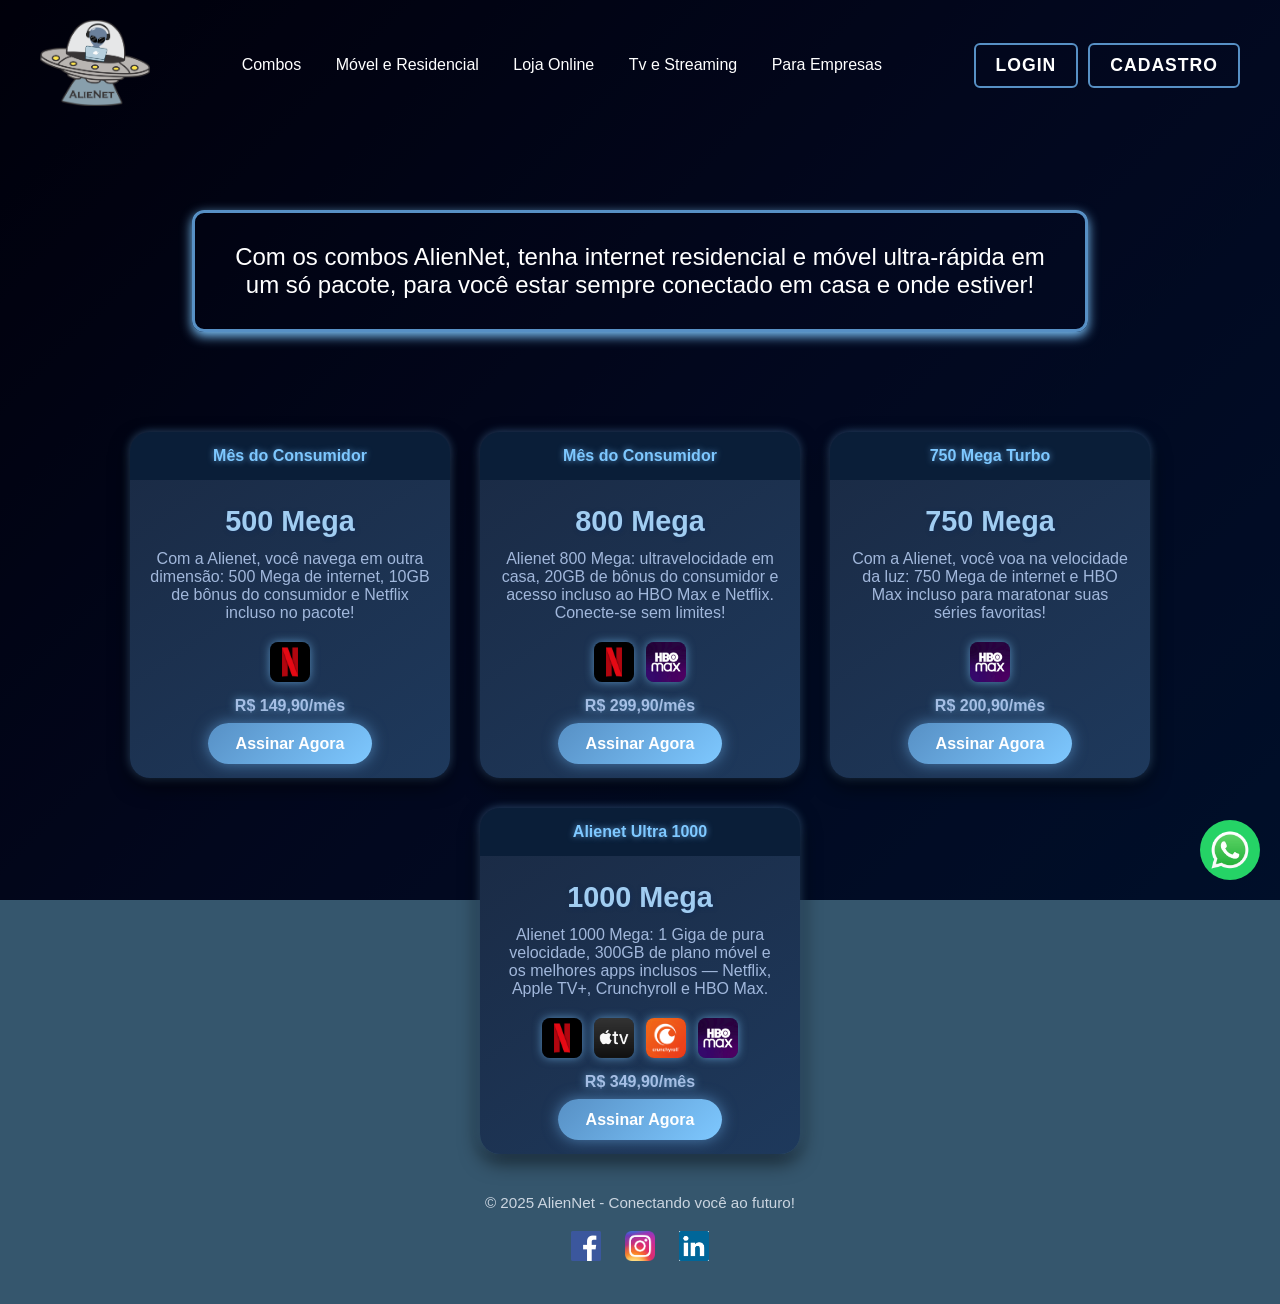
<file: combos.html>
<!DOCTYPE html>
<html lang="pt-BR">

<head>
    <meta charset="UTF-8">
    <meta name="viewport" content="width=device-width, initial-scale=1.0">
    <title>AlieNet - Combos</title>
    <link rel="stylesheet" href="combos.css">
</head>

<body>

    <header>

        <!-- Botão de voltar para a home -->
        <a href="index.html" class="voltar-home">
            <img src="imagens/logo-alienet.png" alt="Voltar para a página inicial" />
        </a>

        <!-- Barra de navegação -->
        <nav>
            <a href="combos.html">Combos</a>
            <a href="internet-movel-residencial.html">Móvel e Residencial</a>
            <a href="celulares.html">Loja Online</a>
            <a href="tv-e-streaming.html">Tv e Streaming</a>
            <a href="para-empresas.html">Para Empresas</a>
        </nav>

        <!-- Login / Cadastro / Área Restrita -->
        <div class="login" id="loginNav">
            <a href="login.html">Login</a>
            <a href="cadastro.html">Cadastro</a>
        </div>

    </header>

    <section>
        <div class="titulo1">
            Com os combos AlienNet, tenha internet residencial e móvel ultra-rápida em um só pacote, para você estar
            sempre conectado em casa e onde estiver!
        </div>
    </section>

    <section>
        <div class="container">
            <!-- Plano 500 Mega -->
            <div class="plano-wrapper">
                <div class="promocao">Mês do Consumidor</div>
                <div class="plano">
                    <h2>500 Mega</h2>
                    <p>Com a Alienet, você navega em outra dimensão: 500 Mega de internet, 10GB de bônus do consumidor e
                        Netflix incluso no pacote!</p>
                    <div class="servicos-inclusos">
                        <img src="imagens/logo-netflix.png" alt="Netflix" title="Netflix">
                    </div>
                    <p class="preco">R$ 149,90/mês</p>
                    <a href="pagamento.html" class="botao">Assinar Agora</a>
                </div>
            </div>

            <!-- Plano 700 Mega + 200 Gb -->
            <div class="plano-wrapper">
                <div class="promocao">Mês do Consumidor</div>
                <div class="plano">
                    <h2>800 Mega</h2>
                    <p>Alienet 800 Mega: ultravelocidade em casa, 20GB de bônus do consumidor e
                        acesso incluso ao HBO Max e Netflix. Conecte-se sem limites!</p>
                    <div class="servicos-inclusos">
                        <img src="imagens/logo-netflix.png" alt="Netflix" title="Netflix">
                        <img src="imagens/hbo-max-logo.jpg" alt="HBO Max" title="HBO Max">
                    </div>
                    <p class="preco">R$ 299,90/mês</p>
                    <a href="pagamento.html" class="botao">Assinar Agora</a>
                </div>
            </div>

            <!-- Plano 750 Mega -->
            <div class="plano-wrapper">
                <div class="promocao">750 Mega Turbo</div>
                <div class="plano">
                    <h2>750 Mega</h2>
                    <p>Com a Alienet, você voa na velocidade da luz: 750 Mega de internet e HBO Max incluso para
                        maratonar suas séries favoritas!</p>
                    <div class="servicos-inclusos">
                        <img src="imagens/hbo-max-logo.jpg" alt="HBO Max" title="HBO Max">
                    </div>
                    <p class="preco">R$ 200,90/mês</p>
                    <a href="pagamento.html" class="botao">Assinar Agora</a>
                </div>
            </div>

            <!-- Plano 1000 Mega -->
            <div class="plano-wrapper">
                <div class="promocao">Alienet Ultra 1000</div>
                <div class="plano">
                    <h2>1000 Mega</h2>
                    <p>Alienet 1000 Mega: 1 Giga de pura velocidade, 300GB de plano móvel e os melhores apps inclusos —
                        Netflix, Apple TV+, Crunchyroll e HBO Max.</p>
                    <div class="servicos-inclusos">
                        <img src="imagens/logo-netflix.png" alt="Netflix" title="Netflix">
                        <img src="imagens/apple-tv-logo.jpg" alt="Apple TV+" title="Apple TV+">
                        <img src="imagens/crunchyroll-logo.png" alt="Crunchyroll" title="Crunchyroll">
                        <img src="imagens/hbo-max-logo.jpg" alt="HBO Max" title="HBO Max">
                    </div>
                    <p class="preco">R$ 349,90/mês</p>
                    <a href="pagamento.html" class="botao">Assinar Agora</a>
                </div>
            </div>

        </div>
    </section>

    <section>
        <a href="https://web.whatsapp.com/" class="botao-suporte" target="_blank">
            <img src="imagens/logo-whatsapp.png" alt="logo-alienet">
        </a>
    </section>

    <!-- Rodapé -->
    <section>
        <footer>
            <p>&copy; 2025 AlienNet - Conectando você ao futuro!</p>

            <div class="redes-sociais">
                <a href="https://www.facebook.com/login/?locale=pt_BR" target="_blank">
                    <img src="imagens/facebook-logo.png" alt="Facebook">
                </a>
                <a href="https://www.instagram.com/accounts/login/" target="_blank">
                    <img src="imagens/logo-instagram.png" alt="Instagram">
                </a>
                <a href="https://www.linkedin.com/home" target="_blank">
                    <img src="imagens/logo-linkedin.png" alt="LinkedIn">
                </a>
            </div>

        </footer>
    </section>

<script>
    // Ajuste aqui: sempre envia para Pagamento.html, sem redirecionar para login
    const botoesAssinar = document.querySelectorAll('.botao');
    botoesAssinar.forEach(botao => {
        botao.addEventListener('click', function(e){
            e.preventDefault(); // evita o link padrão
            const plano = this.closest('.plano-wrapper').querySelector('h2').textContent; // pega o nome do plano
            window.location.href = `pagamento.html?plano=${encodeURIComponent(plano)}`;
        });
    });
</script>

<script src="usuario.js"></script>
</body>
</html>
</file>
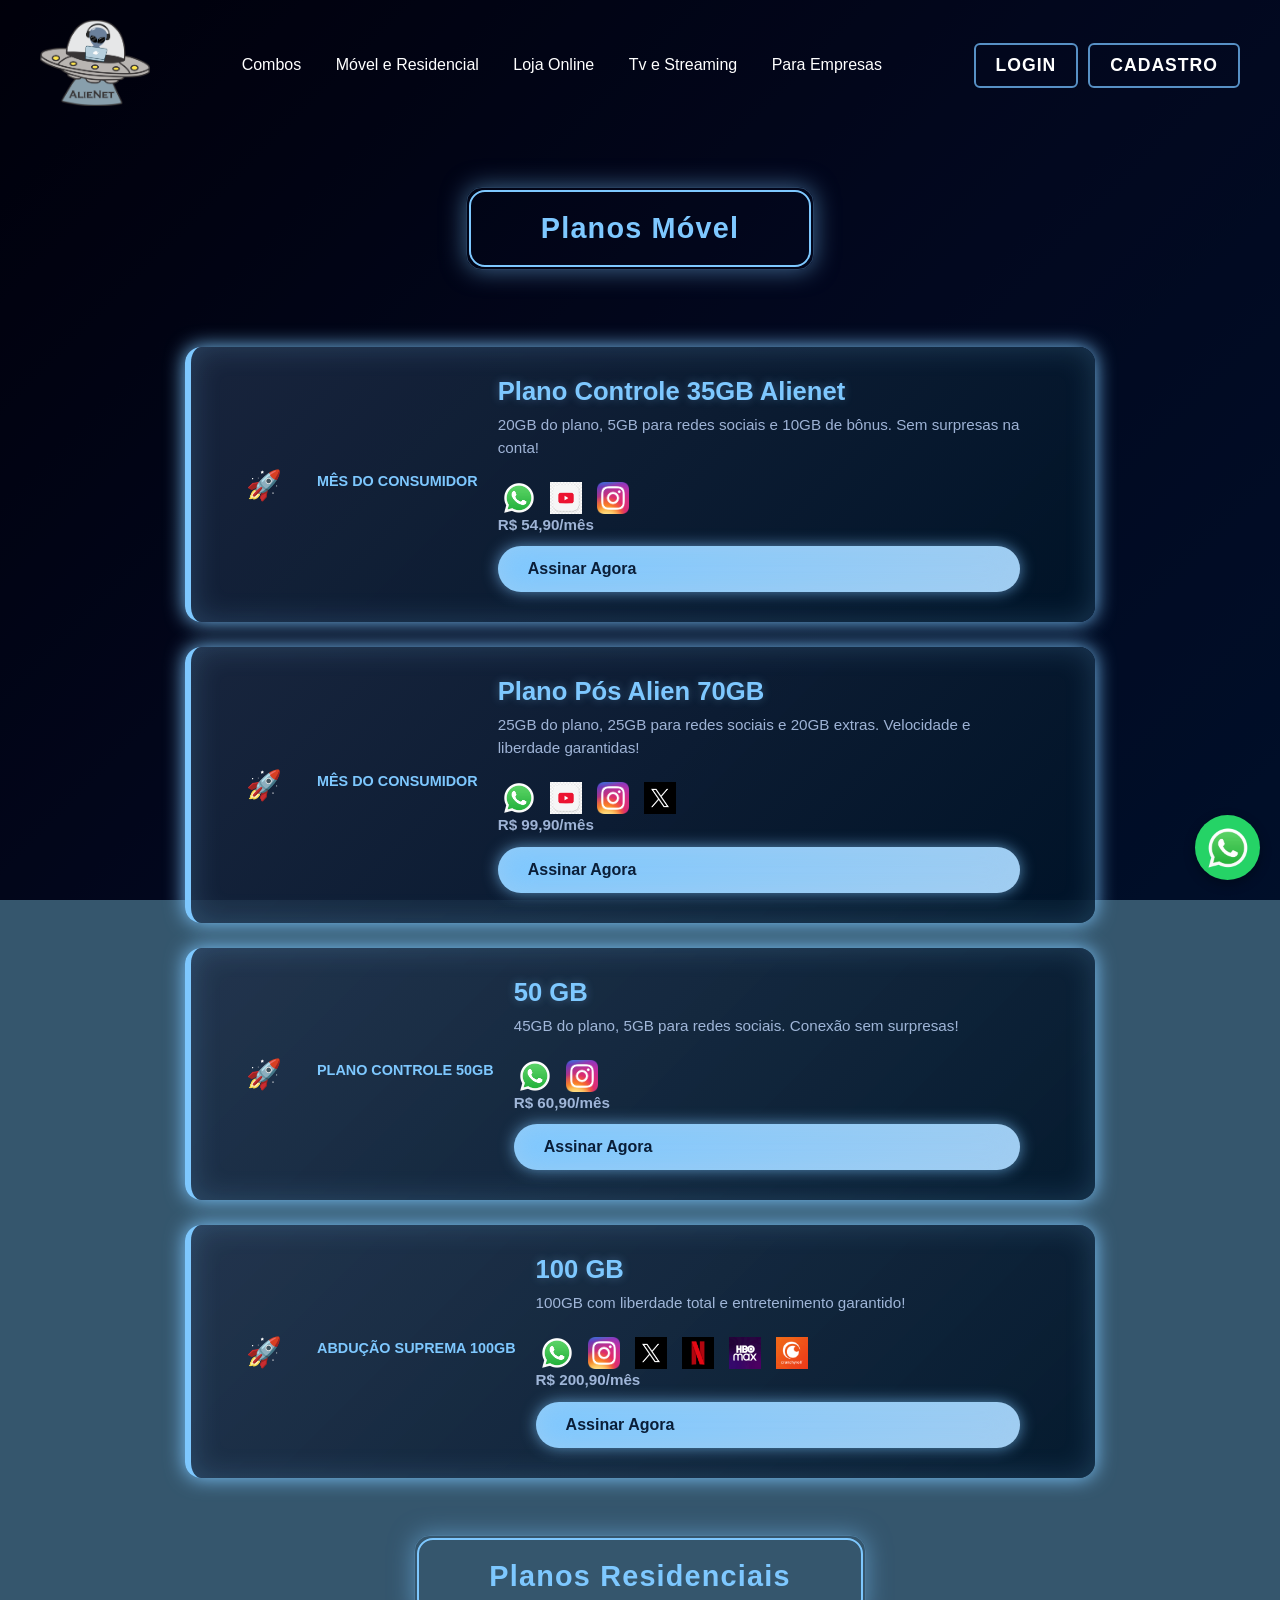
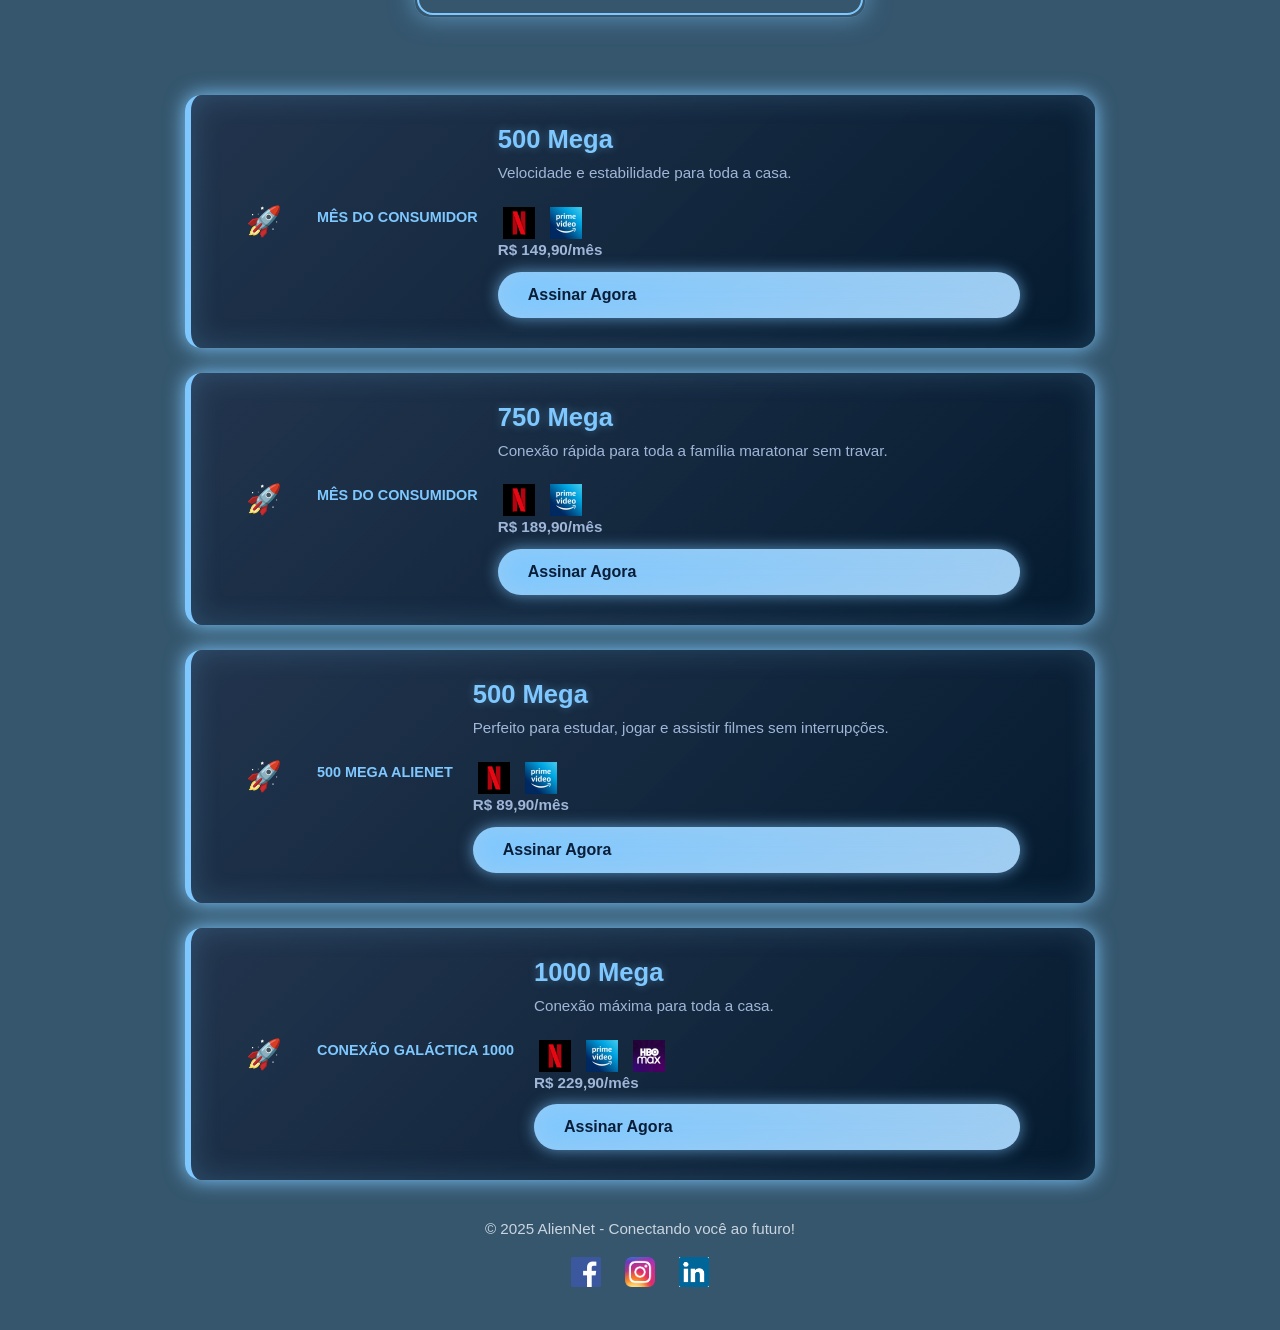
<file: internet-movel-residencial.html>
<!DOCTYPE html>
<html lang="pt-BR">

<head>
    <meta charset="UTF-8">
    <meta name="viewport" content="width=device-width, initial-scale=1.0">
    <title>AlieNet - Planos</title>
    <link rel="stylesheet" href="internet-movel-residencial.css">
</head>

<body>

    <header>
        <!-- Botão de voltar para a home -->
        <a href="index.html" class="voltar-home">
            <img src="imagens/logo-alienet.png" alt="Voltar para a página inicial" />
        </a>

        <!-- Barra de navegação -->
        <nav>
            <a href="combos.html">Combos</a>
            <a href="internet-movel-residencial.html">Móvel e Residencial</a>
            <a href="celulares.html">Loja Online</a>
            <a href="tv-e-streaming.html">Tv e Streaming</a>
            <a href="para-empresas.html">Para Empresas</a>
        </nav>

        <!-- Login / Cadastro / Área Restrita -->
        <div class="login" id="loginNav">
            <a href="login.html">Login</a>
            <a href="cadastro.html">Cadastro</a>
        </div>
    </header>

    <!-- Planos Móvel -->
    <section>
        <div class="titulo1">Planos Móvel</div>
        <ul class="container">
            <li class="plano-wrapper">
                <div class="promocao">Mês do Consumidor</div>
                <div class="plano">
                    <h2>Plano Controle 35GB Alienet</h2>
                    <p>20GB do plano, 5GB para redes sociais e 10GB de bônus. Sem surpresas na conta!</p>

                    <div class="plano-icones">
                        <img src="imagens/logo-whatsapp.png" alt="WhatsApp">
                        <img src="imagens/logo-youtube.jpg" alt="YouTube">
                        <img src="imagens/logo-instagram.png" alt="Instagram">
                    </div>

                    <p class="preco">R$ 54,90/mês</p>
                    <a href="pagamento.html" class="botao">Assinar Agora</a>
                </div>
            </li>

            <li class="plano-wrapper">
                <div class="promocao">Mês do Consumidor</div>
                <div class="plano">
                    <h2>Plano Pós Alien 70GB</h2>
                    <p>25GB do plano, 25GB para redes sociais e 20GB extras. Velocidade e liberdade garantidas!</p>

                    <div class="plano-icones">
                        <img src="imagens/logo-whatsapp.png" alt="WhatsApp">
                        <img src="imagens/logo-youtube.jpg" alt="YouTube">
                        <img src="imagens/logo-instagram.png" alt="Instagram">
                        <img src="imagens/logo-twitter.jpg" alt="Twitter">
                    </div>

                    <p class="preco">R$ 99,90/mês</p>
                    <a href="pagamento.html" class="botao">Assinar Agora</a>
                </div>
            </li>

            <li class="plano-wrapper">
                <div class="promocao">Plano Controle 50GB</div>
                <div class="plano">
                    <h2>50 GB</h2>
                    <p>45GB do plano, 5GB para redes sociais. Conexão sem surpresas!</p>

                    <div class="plano-icones">
                        <img src="imagens/logo-whatsapp.png" alt="WhatsApp">
                        <img src="imagens/logo-instagram.png" alt="Instagram">
                    </div>

                    <p class="preco">R$ 60,90/mês</p>
                    <a href="pagamento.html" class="botao">Assinar Agora</a>
                </div>
            </li>

            <li class="plano-wrapper">
                <div class="promocao">Abdução Suprema 100GB</div>
                <div class="plano">
                    <h2>100 GB</h2>
                    <p>100GB com liberdade total e entretenimento garantido!</p>

                    <div class="plano-icones">
                        <img src="imagens/logo-whatsapp.png" alt="WhatsApp">
                        <img src="imagens/logo-instagram.png" alt="Instagram">
                        <img src="imagens/logo-twitter.jpg" alt="Twitter">
                        <img src="imagens/logo-netflix.png" alt="Netflix">
                        <img src="imagens/hbo-max-logo.jpg" alt="HBO Max">
                        <img src="imagens/crunchyroll-logo.png" alt="Crunchyroll">
                    </div>

                    <p class="preco">R$ 200,90/mês</p>
                    <a href="pagamento.html" class="botao">Assinar Agora</a>
                </div>
            </li>
        </ul>
    </section>

    <!-- Planos Residenciais -->
    <section>
        <div class="titulo1">Planos Residenciais</div>
        <ul class="container">
            <li class="plano-wrapper">
                <div class="promocao">Mês do Consumidor</div>
                <div class="plano">
                    <h2>500 Mega</h2>
                    <p>Velocidade e estabilidade para toda a casa.</p>

                    <div class="plano-icones">
                        <img src="imagens/logo-netflix.png" alt="Netflix">
                        <img src="imagens/prime-video-logo.webp" alt="Prime Video">
                    </div>

                    <p class="preco">R$ 149,90/mês</p>
                    <a href="pagamento.html" class="botao">Assinar Agora</a>
                </div>
            </li>

            <li class="plano-wrapper">
                <div class="promocao">Mês do Consumidor</div>
                <div class="plano">
                    <h2>750 Mega</h2>
                    <p>Conexão rápida para toda a família maratonar sem travar.</p>

                    <div class="plano-icones">
                        <img src="imagens/logo-netflix.png" alt="Netflix">
                        <img src="imagens/prime-video-logo.webp" alt="Prime Video">
                    </div>

                    <p class="preco">R$ 189,90/mês</p>
                    <a href="pagamento.html" class="botao">Assinar Agora</a>
                </div>
            </li>

            <li class="plano-wrapper">
                <div class="promocao">500 Mega Alienet</div>
                <div class="plano">
                    <h2>500 Mega</h2>
                    <p>Perfeito para estudar, jogar e assistir filmes sem interrupções.</p>

                    <div class="plano-icones">
                        <img src="imagens/logo-netflix.png" alt="Netflix">
                        <img src="imagens/prime-video-logo.webp" alt="Prime Video">
                    </div>

                    <p class="preco">R$ 89,90/mês</p>
                    <a href="pagamento.html" class="botao">Assinar Agora</a>
                </div>
            </li>

            <li class="plano-wrapper">
                <div class="promocao">Conexão Galáctica 1000</div>
                <div class="plano">
                    <h2>1000 Mega</h2>
                    <p>Conexão máxima para toda a casa.</p>

                    <div class="plano-icones">
                        <img src="imagens/logo-netflix.png" alt="Netflix">
                        <img src="imagens/prime-video-logo.webp" alt="Prime Video">
                        <img src="imagens/hbo-max-logo.jpg" alt="HBO Max">
                    </div>

                    <p class="preco">R$ 229,90/mês</p>
                    <a href="pagamento.html" class="botao">Assinar Agora</a>
                </div>
            </li>
        </ul>
    </section>



    <!-- Suporte via WhatsApp -->
    <section>
        <a href="https://web.whatsapp.com/" class="botao-suporte" target="_blank">
            <img src="imagens/logo-whatsapp.png" alt="logo-alienet">
        </a>
    </section>

    <!-- Rodapé -->
    <section>
        <footer>
            <p>&copy; 2025 AlienNet - Conectando você ao futuro!</p>
            <div class="redes-sociais">
                <a href="https://www.facebook.com/login/?locale=pt_BR" target="_blank">
                    <img src="imagens/facebook-logo.png" alt="Facebook">
                </a>
                <a href="https://www.instagram.com/accounts/login/" target="_blank">
                    <img src="imagens/logo-instagram.png" alt="Instagram">
                </a>
                <a href="https://www.linkedin.com/home" target="_blank">
                    <img src="imagens/logo-linkedin.png" alt="LinkedIn">
                </a>
            </div>
        </footer>
    </section>

    <script>
        // Redireciona para pagamentos.html mantendo o plano selecionado
        const botoesAssinar = document.querySelectorAll('.botao');
        botoesAssinar.forEach(botao => {
            botao.addEventListener('click', function (e) {
                e.preventDefault();
                const plano = this.closest('.plano-wrapper').querySelector('h2').textContent;
                window.location.href = `pagamento.html?plano=${encodeURIComponent(plano)}`;
            });
        });
    </script>

    <script src="usuario.js"></script>

</body>

</html>
</file>
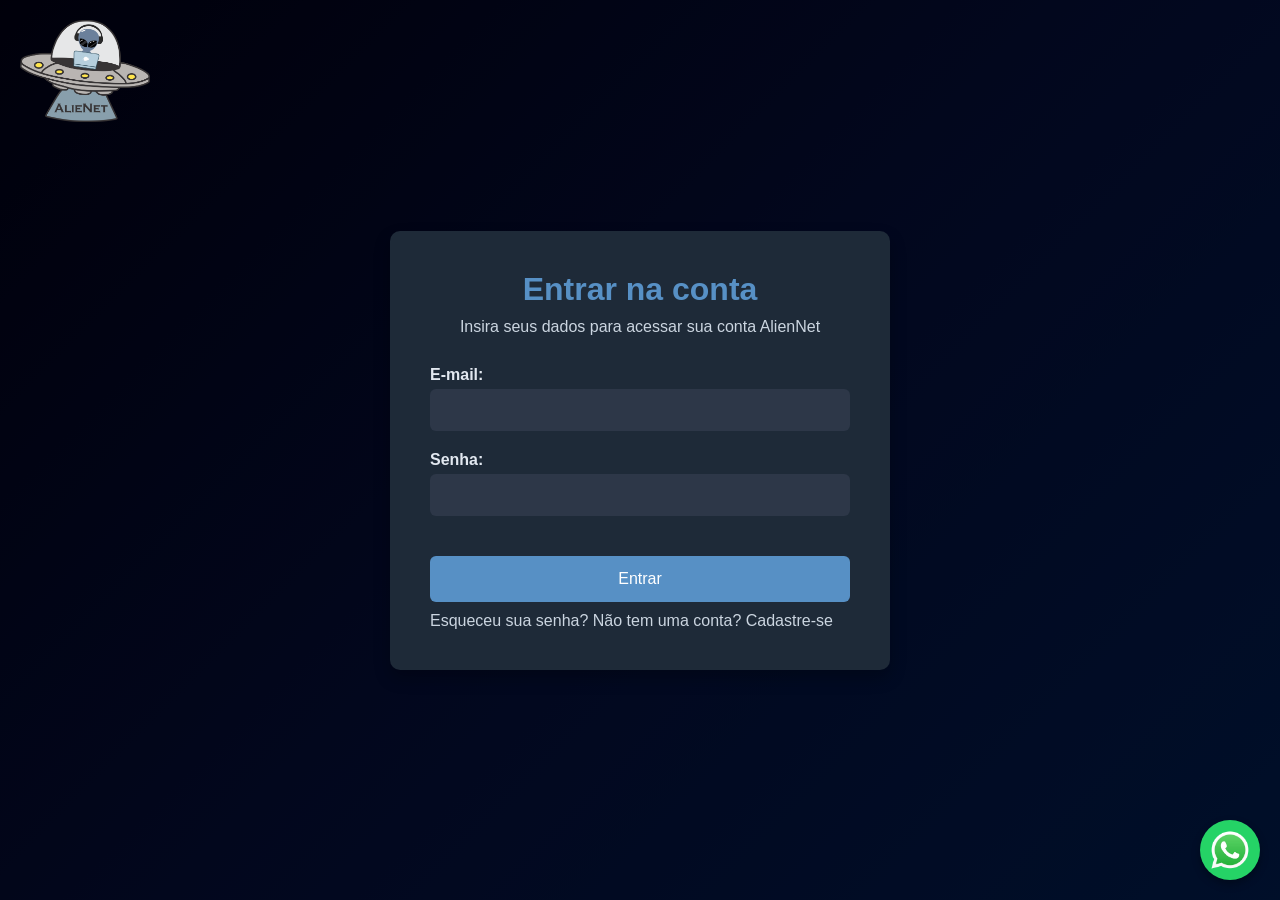
<file: login.html>
<!DOCTYPE html>
<html lang="pt-BR">
<head>
  <meta charset="UTF-8">
  <meta name="viewport" content="width=device-width, initial-scale=1.0">
  <title>Login - AlienNet</title>
  <link rel="stylesheet" href="login.css">
</head>
<body>

  <a href="index.html" class="voltar-home">
    <img src="imagens/logo-alienet.png" alt="Voltar para a página inicial">
  </a>

  <div class="container">
    <h1>Entrar na conta</h1>
    <p>Insira seus dados para acessar sua conta AlienNet</p>

    <form id="loginForm">
      <div class="input-group">
        <label for="email">E-mail:</label>
        <input type="email" id="email" name="email" required>
      </div>

      <div class="input-group">
        <label for="senha">Senha:</label>
        <input type="password" id="senha" name="senha" required>
      </div>

      <button type="submit" id="btnLogin">Entrar</button>

      <div id="mensagem" class="mensagem"></div>

      <div class="links">
        <a href="#">Esqueceu sua senha?</a>
        <a href="cadastro.html">Não tem uma conta? Cadastre-se</a>
      </div>
    </form>
  </div>

  <a href="https://web.whatsapp.com/" class="botao-suporte" target="_blank">
    <img src="imagens/logo-whatsapp.png" alt="Suporte WhatsApp">
  </a>

  <script>
    const form = document.getElementById('loginForm');
    const mensagem = document.getElementById('mensagem');

    form.addEventListener('submit', function(event) {
      event.preventDefault();

      // Usuário salvo no localStorage (simulado)
      const usuarioSalvo = JSON.parse(localStorage.getItem('usuario'));
      const email = document.getElementById('email').value;
      const senha = document.getElementById('senha').value;

      if (usuarioSalvo && usuarioSalvo.email === email && usuarioSalvo.senha === senha) {
        // Marca como logado
        localStorage.setItem('usuarioLogado', 'true');
        localStorage.setItem('usuarioAtual', JSON.stringify(usuarioSalvo));

        // Verifica se veio de redirecionamento
        const params = new URLSearchParams(window.location.search);
        const redirectPage = params.get("redirect");
        const plano = params.get("plano");

        if (redirectPage) {
          // Adiciona parâmetro plano só se existir
          const redirectUrl = plano ? `${redirectPage}?plano=${encodeURIComponent(plano)}` : redirectPage;
          window.location.href = redirectUrl;
        } else {
          // Se não tiver redirect, vai para dashboard
          window.location.href = "arearestrita.html";
        }
      } else {
        mensagem.textContent = "E-mail ou senha incorretos!";
        mensagem.classList.add('erro');
      }
    });
  </script>
</body>
</html>
</file>
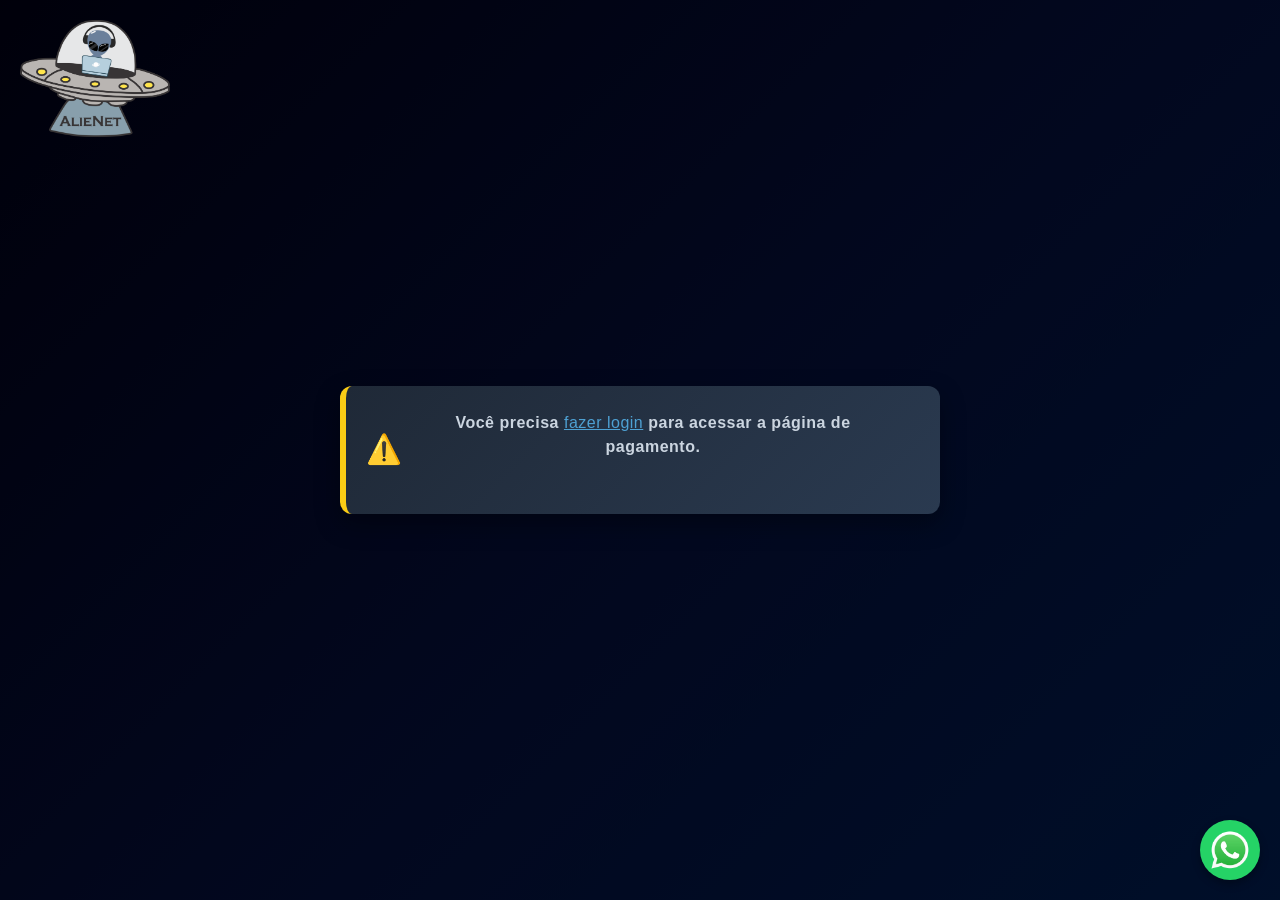
<file: pagamento.html>
<!DOCTYPE html>
<html lang="pt-BR">

<head>
    <meta charset="UTF-8">
    <meta name="viewport" content="width=device-width, initial-scale=1.0">
    <title>Pagamento de Internet</title>
    <link rel="stylesheet" href="pagamento.css">
</head>

<body>
    <header>
        <a href="index.html" class="voltar-home">
            <img src="imagens/logo-alienet.png" alt="Voltar para a página inicial">
        </a>
    </header>

    <!-- Mensagem caso não esteja logado -->
    <div id="pagamentoNaoLogado" style="display:none; text-align:center; margin-top:50px;">
        <p>Você precisa <a href="login.html">fazer login</a> para acessar a página de pagamento.</p>
    </div>

    <!-- Container de pagamento -->
    <div class="container" id="pagamentoContainer" style="display:none;">
        <h1>Pagamento</h1>
        <p id="planoSelecionado">Insira seus dados para concluir o pagamento.</p>

        <!-- Seleção de método de pagamento -->
        <div class="metodo-pagamento">
            <label for="metodo">Escolha a forma de pagamento:</label>
            <select id="metodo">
                <option value="cartao">Cartão de Crédito</option>
                <option value="pix">Pix</option>
                <option value="boleto">Boleto</option>
            </select>
        </div>

        <form id="formPagamento" action="#" method="POST">
            <!-- Campos Cartão -->
            <div class="campo-cartao">
                <div class="input-group">
                    <label for="nome">Nome completo:</label>
                    <input type="text" id="nome" name="nome" required>
                </div>
                <div class="input-group">
                    <label for="email">E-mail:</label>
                    <input type="email" id="email" name="email" required>
                </div>
                <div class="input-group">
                    <label for="cartao">Número do cartão:</label>
                    <input type="text" id="cartao" name="cartao" required>
                </div>
                <div class="input-row">
                    <div class="input-group">
                        <label for="validade">Validade:</label>
                        <input type="month" id="validade" name="validade" required>
                    </div>
                    <div class="input-group">
                        <label for="cvv">CVV:</label>
                        <input type="text" id="cvv" name="cvv" maxlength="3" required>
                    </div>
                </div>
            </div>

            <!-- Campos Pix -->
            <div class="campo-pix">
                <p>Para pagamento via Pix, utilize o QR Code abaixo ou copie a chave Pix:</p>
                <img src="imagens/qr-code.png" alt="QR Code Pix" style="max-width:200px; margin:10px 0;">
                <p>Chave Pix: 000.000.000-00</p>
            </div>

            <!-- Campos Boleto -->
            <div class="campo-boleto">
                <p>Para pagamento via Boleto, será gerado um PDF com o boleto após clicar em "Confirmar Pagamento".</p>
            </div>

            <button type="button" id="btnConfirmar">Confirmar Pagamento</button>
        </form>
    </div>

    <!-- Overlay e popup de sucesso -->
    <div id="overlay"></div>
    <div id="popupSucesso"></div>

    <section>
        <a href="https://web.whatsapp.com/" class="botao-suporte" target="_blank">
            <img src="imagens/logo-whatsapp.png" alt="logo-alienet">
        </a>
    </section>

    <script>
        const usuarioLogado = localStorage.getItem('usuarioLogado');
        const pagamentoContainer = document.getElementById("pagamentoContainer");
        const pagamentoNaoLogado = document.getElementById("pagamentoNaoLogado");
        const planoSelecionado = document.getElementById("planoSelecionado");

        const params = new URLSearchParams(window.location.search);
        const plano = params.get("plano");

        if (usuarioLogado) {
            pagamentoContainer.style.display = "block";
            pagamentoNaoLogado.style.display = "none";
            if (plano) planoSelecionado.textContent = `Você está assinando o plano: ${plano}`;
        } else {
            pagamentoNaoLogado.style.display = "block";
            pagamentoContainer.style.display = "none";
            const link = pagamentoNaoLogado.querySelector("a");
            if (plano) link.setAttribute("href", `login.html?redirect=pagamento.html&plano=${encodeURIComponent(plano)}`);
            else link.setAttribute("href", `login.html?redirect=pagamento.html`);
        }

        // Controle do método de pagamento
        const metodoSelect = document.getElementById('metodo');
        const campoCartao = document.querySelector('.campo-cartao');
        const campoPix = document.querySelector('.campo-pix');
        const campoBoleto = document.querySelector('.campo-boleto');

        function atualizarCampos() {
            const metodo = metodoSelect.value;
            campoCartao.style.display = metodo === 'cartao' ? 'block' : 'none';
            campoPix.style.display = metodo === 'pix' ? 'block' : 'none';
            campoBoleto.style.display = metodo === 'boleto' ? 'block' : 'none';
        }

        metodoSelect.addEventListener('change', atualizarCampos);
        atualizarCampos();

        // Botão Confirmar pagamento para qualquer método
        const btnConfirmar = document.getElementById('btnConfirmar');
        const popupSucesso = document.getElementById('popupSucesso');
        const overlay = document.getElementById('overlay');

        btnConfirmar.addEventListener('click', () => {
            const metodo = metodoSelect.value;

            // Esconde todos os campos e botão
            campoCartao.style.display = "none";
            campoPix.style.display = "none";
            campoBoleto.style.display = "none";
            btnConfirmar.style.display = "none";

            planoSelecionado.textContent = "";

            overlay.style.display = "block";
            popupSucesso.style.display = "block";
            popupSucesso.textContent = `Pagamento concluído com sucesso via ${metodo === 'cartao' ? 'Cartão' : metodo === 'pix' ? 'Pix' : 'Boleto'}!`;

            setTimeout(() => window.location.href = "index.html", 3000);
        });
    </script>
</body>

</html>
</file>
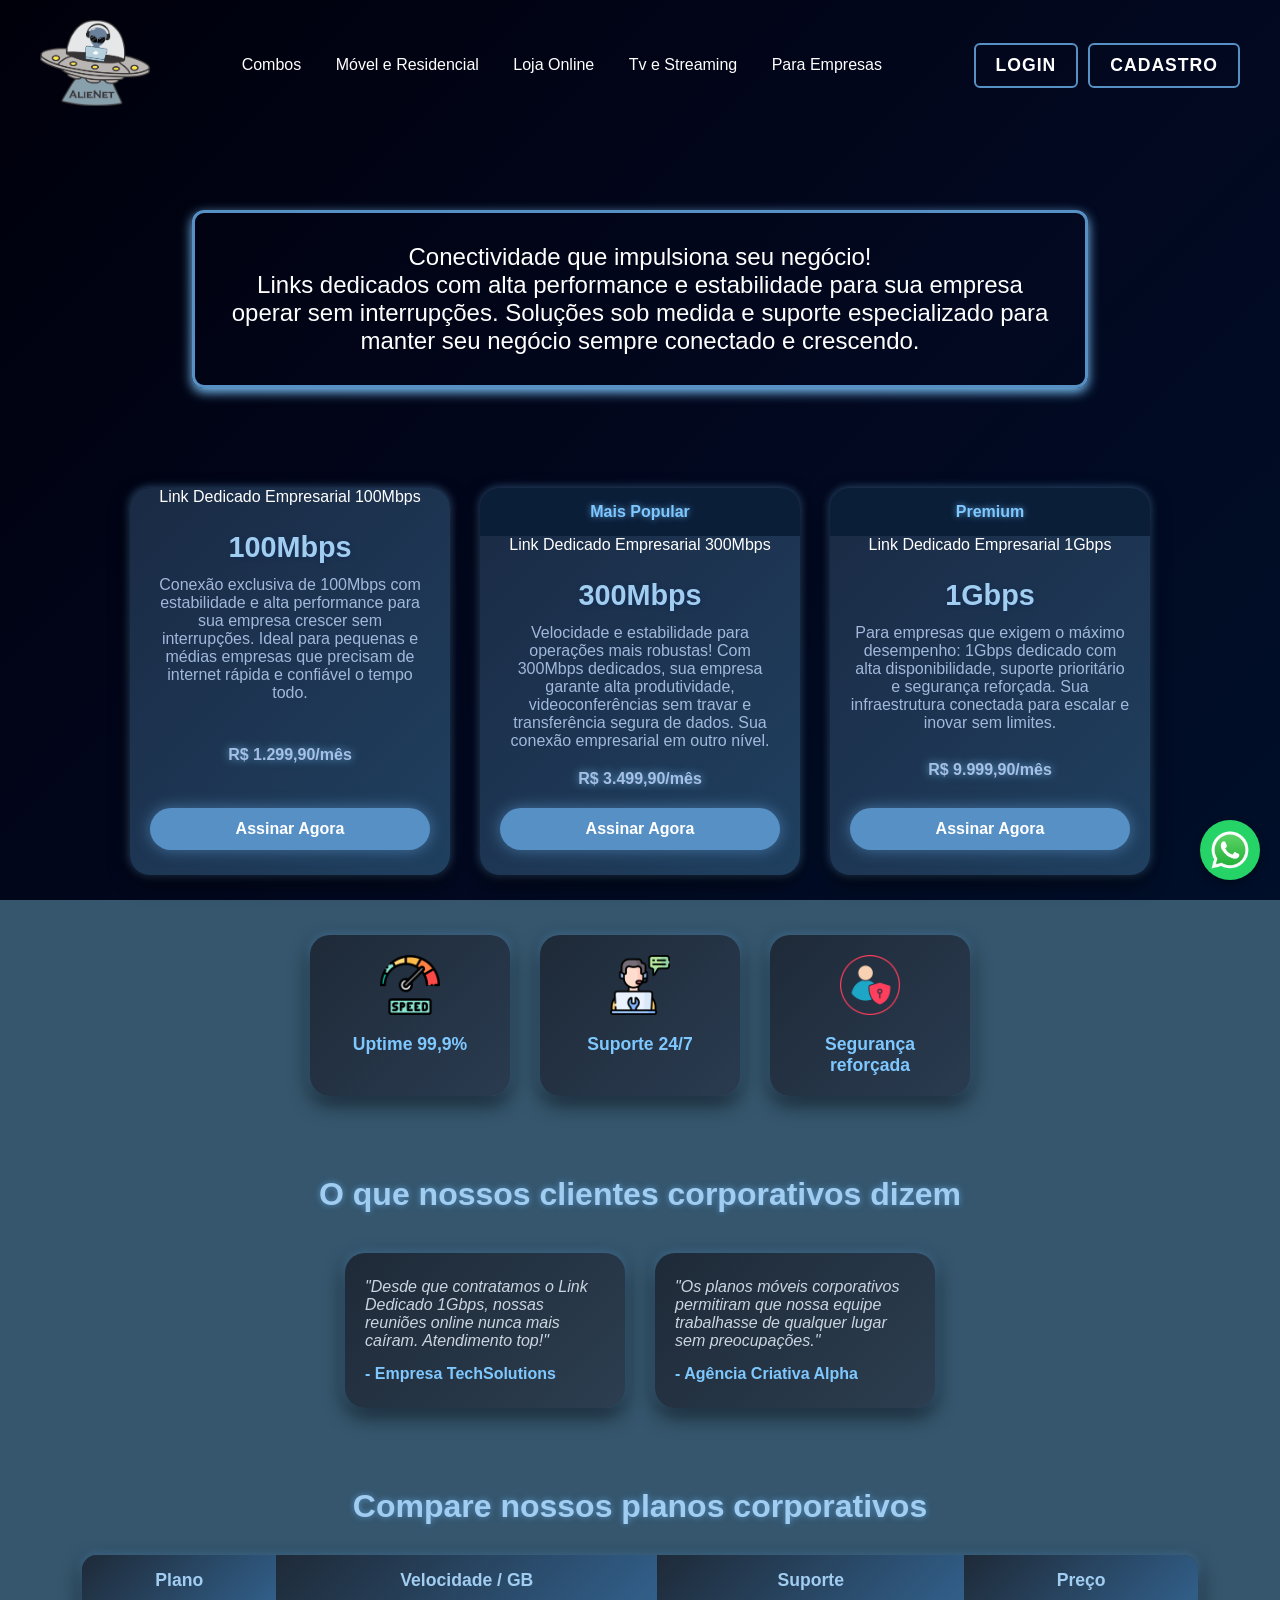
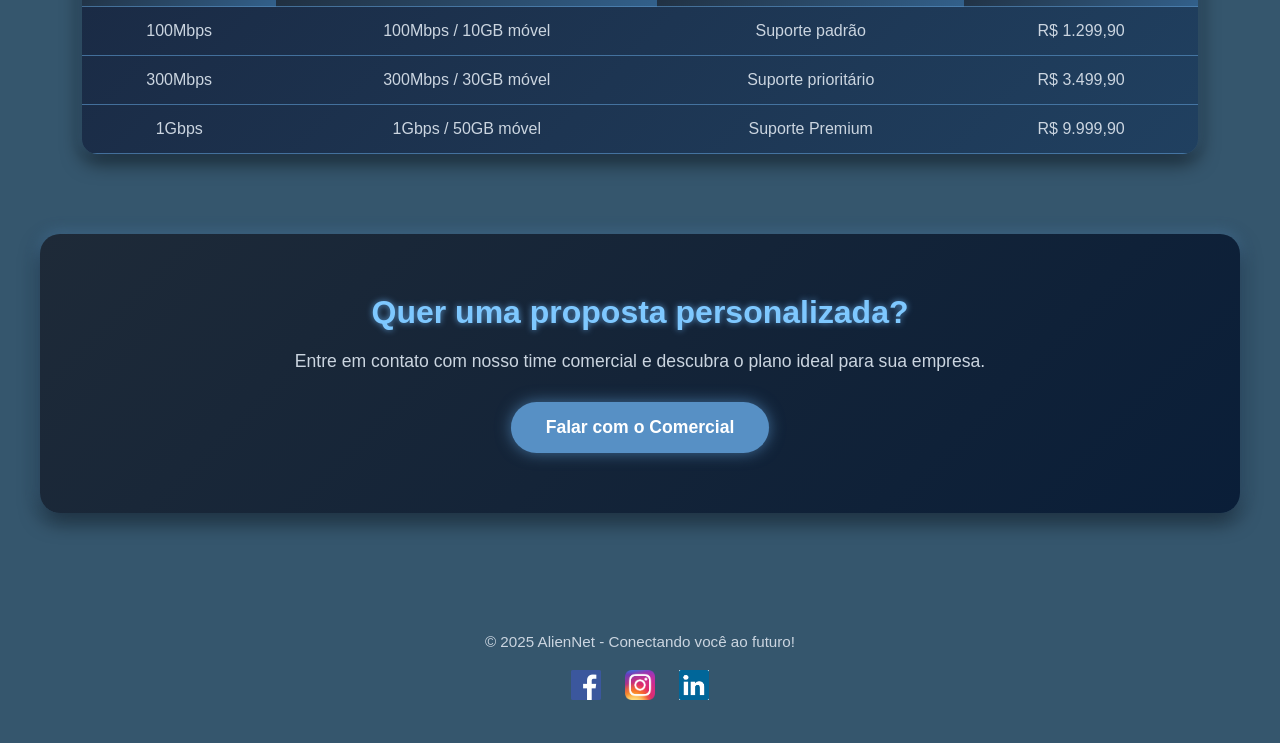
<file: para-empresas.html>
<!DOCTYPE html>
<html lang="pt-BR">

<head>
    <meta charset="UTF-8">
    <meta name="viewport" content="width=device-width, initial-scale=1.0">
    <title>AlieNet - Para Empresas</title>
    <link rel="stylesheet" href="para-empresas.css">
</head>

<body>

    <!-- Cabeçalho -->
    <header>
        <a href="index.html" class="voltar-home">
            <img src="imagens/logo-alienet.png" alt="Voltar para a página inicial">
        </a>

        <nav>
            <a href="combos.html">Combos</a>
            <a href="internet-movel-residencial.html">Móvel e Residencial</a>
            <a href="celulares.html">Loja Online</a>
            <a href="tv-e-streaming.html">Tv e Streaming</a>
            <a href="para-empresas.html">Para Empresas</a>
        </nav>

        <div class="login">
            <a href="login.html">Login</a>
            <a href="cadastro.html">Cadastro</a>
        </div>
    </header>

    <!-- Título principal -->
    <section>
        <div class="titulo1">
            Conectividade que impulsiona seu negócio!<br>
            Links dedicados com alta performance e estabilidade para sua empresa operar sem interrupções. Soluções sob
            medida e suporte especializado para manter seu negócio sempre conectado e crescendo.
        </div>
    </section>

    <!-- Planos de Links Dedicados -->
    <section>
        <div class="container">

            <div class="plano-wrapper">
                <div class="titulo2">Link Dedicado Empresarial 100Mbps</div>
                <div class="plano">
                    <h2>100Mbps</h2>
                    <p>Conexão exclusiva de 100Mbps com estabilidade e alta performance para sua empresa crescer sem
                        interrupções. Ideal para pequenas e médias empresas que precisam de internet rápida e confiável
                        o tempo todo.</p>
                    <p class="preco">R$ 1.299,90/mês</p>
                    <a href="pagamento.html" class="botao">Assinar Agora</a>
                </div>
            </div>

            <div class="plano-wrapper">
                <div class="promocao">Mais Popular</div>
                <div class="titulo2">Link Dedicado Empresarial 300Mbps</div>
                <div class="plano">
                    <h2>300Mbps</h2>
                    <p>Velocidade e estabilidade para operações mais robustas! Com 300Mbps dedicados, sua empresa
                        garante alta produtividade, videoconferências sem travar e transferência segura de dados. Sua
                        conexão empresarial em outro nível.</p>
                    <p class="preco">R$ 3.499,90/mês</p>
                    <a href="pagamento.html" class="botao">Assinar Agora</a>
                </div>
            </div>

            <div class="plano-wrapper">
                <div class="promocao">Premium</div>
                <div class="titulo2">Link Dedicado Empresarial 1Gbps</div>
                <div class="plano">
                    <h2>1Gbps</h2>
                    <p>Para empresas que exigem o máximo desempenho: 1Gbps dedicado com alta disponibilidade, suporte
                        prioritário e segurança reforçada. Sua infraestrutura conectada para escalar e inovar sem
                        limites.</p>
                    <p class="preco">R$ 9.999,90/mês</p>
                    <a href="pagamento.html" class="botao">Assinar Agora</a>
                </div>
            </div>

        </div>
    </section>

    <!-- Destaques corporativos -->
    <section class="destaques-corporativos">
        <div class="container">
            <div class="destaque">
                <img src="imagens/speed.png" alt="Uptime 99,9%">
                <p>Uptime 99,9%</p>
            </div>
            <div class="destaque">
                <img src="imagens/technical-support.png" alt="Suporte 24/7">
                <p>Suporte 24/7</p>
            </div>
            <div class="destaque">
                <img src="imagens/shield.png" alt="Segurança">
                <p>Segurança reforçada</p>
            </div>
        </div>
    </section>

    <!-- Testemunhos / Depoimentos -->
    <section class="testemunhos">
        <h2>O que nossos clientes corporativos dizem</h2>
        <div class="container-testes">
            <div class="card-teste">
                <p>"Desde que contratamos o Link Dedicado 1Gbps, nossas reuniões online nunca mais caíram. Atendimento top!"</p>
                <strong>- Empresa TechSolutions</strong>
            </div>
            <div class="card-teste">
                <p>"Os planos móveis corporativos permitiram que nossa equipe trabalhasse de qualquer lugar sem preocupações."</p>
                <strong>- Agência Criativa Alpha</strong>
            </div>
        </div>
    </section>

    <!-- Comparativo de planos -->
    <section class="comparativo">
        <h2>Compare nossos planos corporativos</h2>
        <table>
            <thead>
                <tr>
                    <th>Plano</th>
                    <th>Velocidade / GB</th>
                    <th>Suporte</th>
                    <th>Preço</th>
                </tr>
            </thead>
            <tbody>
                <tr>
                    <td>100Mbps</td>
                    <td>100Mbps / 10GB móvel</td>
                    <td>Suporte padrão</td>
                    <td>R$ 1.299,90</td>
                </tr>
                <tr>
                    <td>300Mbps</td>
                    <td>300Mbps / 30GB móvel</td>
                    <td>Suporte prioritário</td>
                    <td>R$ 3.499,90</td>
                </tr>
                <tr>
                    <td>1Gbps</td>
                    <td>1Gbps / 50GB móvel</td>
                    <td>Suporte Premium</td>
                    <td>R$ 9.999,90</td>
                </tr>
            </tbody>
        </table>
    </section>

    <!-- Botão de contato comercial -->
    <section class="contato-comercial">
        <h2>Quer uma proposta personalizada?</h2>
        <p>Entre em contato com nosso time comercial e descubra o plano ideal para sua empresa.</p>
        <a href="https://web.whatsapp.com/" class="botaozap">Falar com o Comercial</a>
    </section>



    <!-- Botão de suporte -->
    <a href="https://web.whatsapp.com/" class="botao-suporte" target="_blank">
        <img src="imagens/logo-whatsapp.png" alt="WhatsApp">
    </a>

    <!-- Rodapé -->
    <footer>
        <p>&copy; 2025 AlienNet - Conectando você ao futuro!</p>
        <div class="redes-sociais">
            <a href="https://www.facebook.com/login/?locale=pt_BR" target="_blank">
                <img src="imagens/facebook-logo.png" alt="Facebook">
            </a>
            <a href="https://www.instagram.com/accounts/login/" target="_blank">
                <img src="imagens/logo-instagram.png" alt="Instagram">
            </a>
            <a href="https://www.linkedin.com/home" target="_blank">
                <img src="imagens/logo-linkedin.png" alt="LinkedIn">
            </a>
        </div>
    </footer>


<script>
    // Ajuste aqui: sempre envia para Pagamento.html, sem redirecionar para login
    const botoesAssinar = document.querySelectorAll('.botao');
    botoesAssinar.forEach(botao => {
        botao.addEventListener('click', function(e){
            e.preventDefault(); // evita o link padrão
            const plano = this.closest('.plano-wrapper').querySelector('h2').textContent; // pega o nome do plano
            window.location.href = `pagamento.html?plano=${encodeURIComponent(plano)}`;
        });
    });
</script>

<script src="usuario.js"></script>
</body>

</html>
</file>
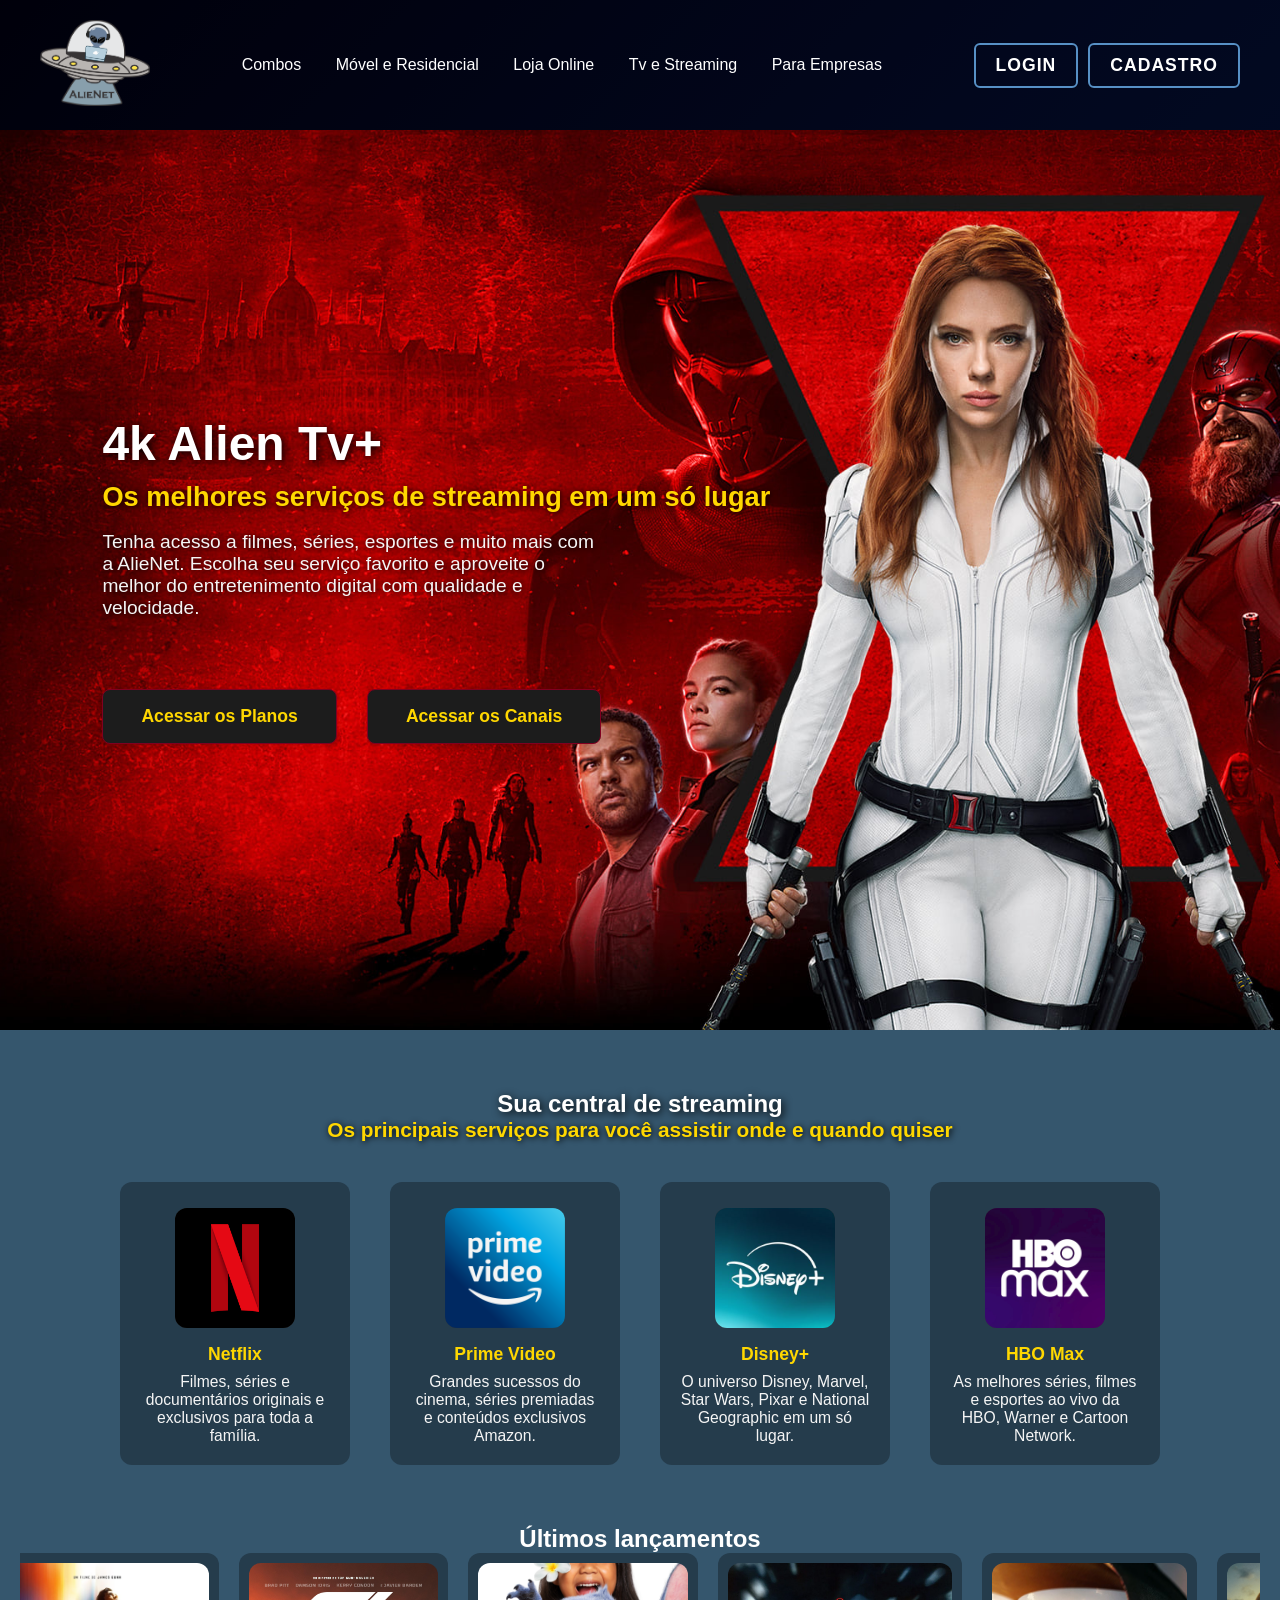
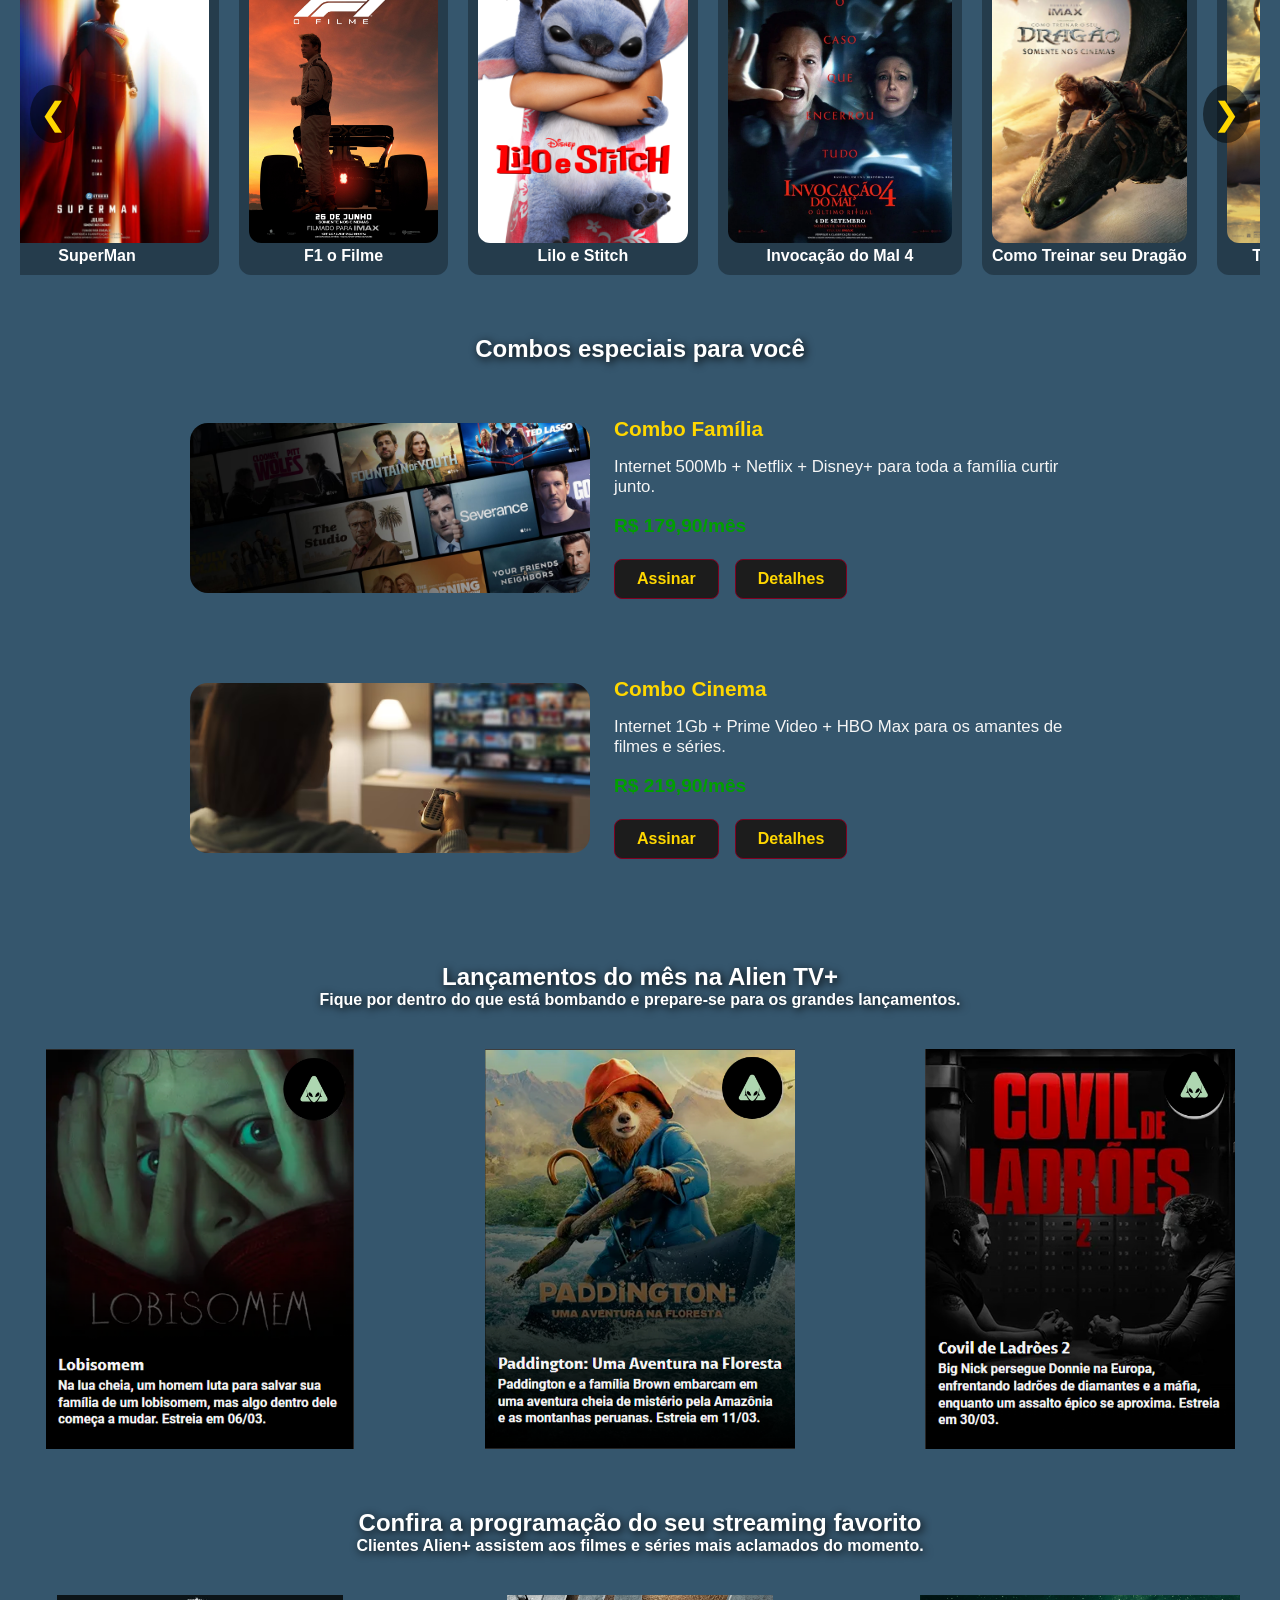
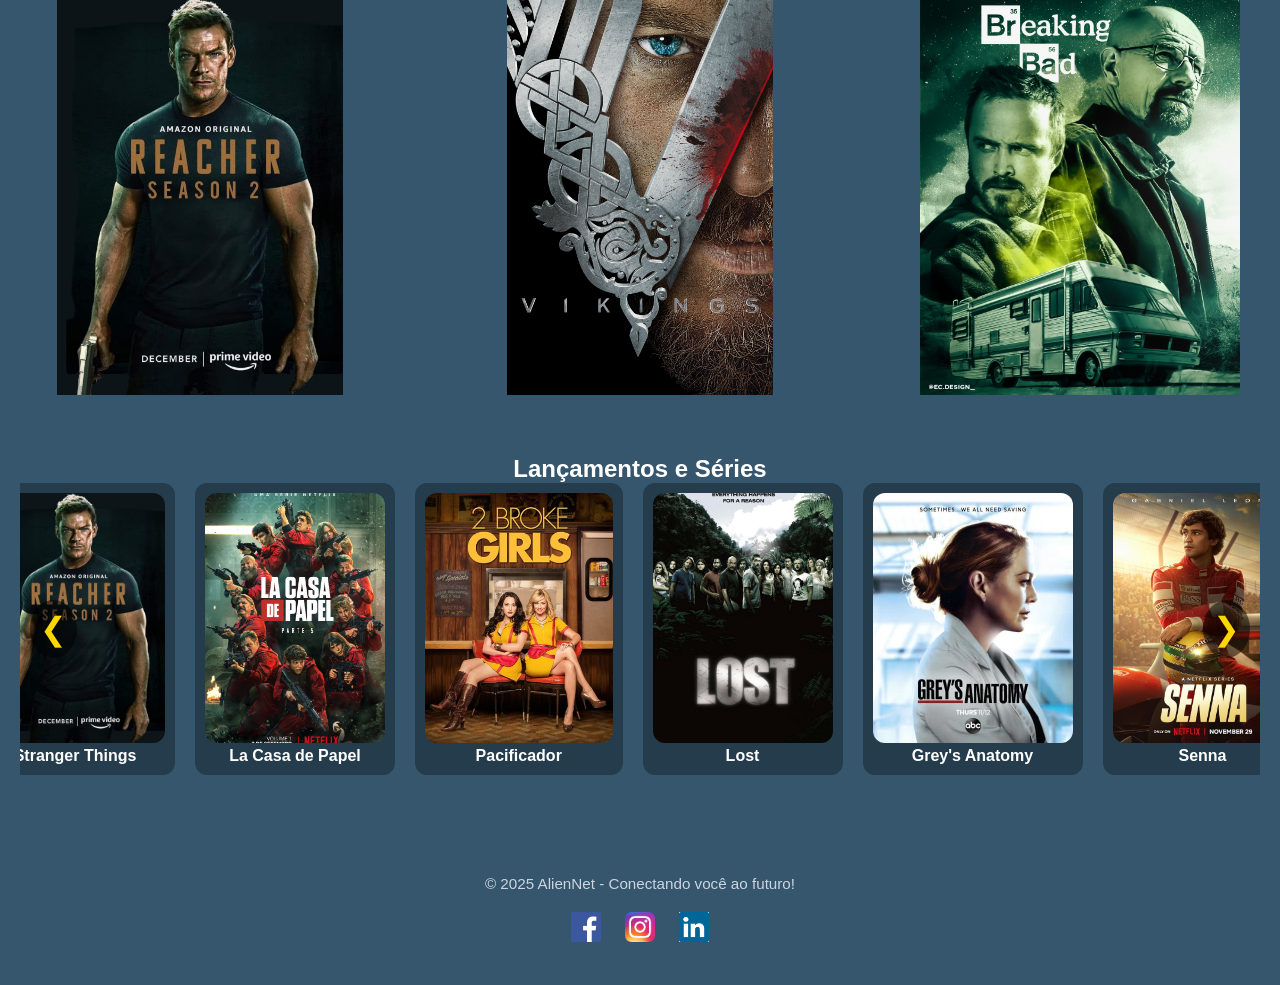
<file: tv-e-streaming.html>
<!DOCTYPE html>
<html lang="pt-BR">

<head>
	<meta charset="UTF-8" />
	<meta name="viewport" content="width=device-width, initial-scale=1.0" />
	<title>AlieNet - TV e Streaming</title>
	<!-- Link para CSS externo -->
	<link rel="stylesheet" href="tv-e-streaming.css" />
	<!-- FontAwesome para ícone de voltar ao topo -->
	<link rel="stylesheet" href="https://cdnjs.cloudflare.com/ajax/libs/font-awesome/6.5.0/css/all.min.css"
		integrity="sha512-..." crossorigin="anonymous" referrerpolicy="no-referrer" />
</head>

<body>
	<!-- Cabeçalho / Navbar -->
	<header>
		<a href="index.html" class="voltar-home">
			<img src="imagens/logo-alienet.png" alt="Voltar para a página inicial" />
		</a>

		<nav>
			<a href="combos.html">Combos</a>
			<a href="internet-movel-residencial.html">Móvel e Residencial</a>
			<a href="celulares.html">Loja Online</a>
			<a href="tv-e-streaming.html" class="active">Tv e Streaming</a>
			<a href="para-empresas.html">Para Empresas</a>
		</nav>

		<div class="login">
			<a href="login.html">Login</a>
			<a href="cadastro.html">Cadastro</a>
		</div>
	</header>

	<!-- Seção Hero / Destaque principal -->
	<section class="streaming-content">
		<h1>4k Alien Tv+</h1>
		<h3>Os melhores serviços de streaming em um só lugar</h3>
		<p>
			Tenha acesso a filmes, séries, esportes e muito mais com a AlieNet. Escolha seu serviço favorito e aproveite
			o melhor do entretenimento digital com qualidade e velocidade.
		</p>
		<div class="streaming-buttons">
			<a href="https://www.netflix.com" target="_blank" rel="noopener noreferrer">Acessar os Planos</a>
			<a href="https://www.primevideo.com" target="_blank" rel="noopener noreferrer">Acessar os Canais</a>
		</div>
	</section>

	<!-- Seção de serviços de streaming -->
	<section class="streaming-banner">
		<h1 class="central-title">Sua central de streaming</h1>
		<h3 class="central-subtitle">Os principais serviços para você assistir onde e quando quiser</h3>

		<div class="streaming-grid">
			<article class="streaming-card">
				<img src="imagens/logo-netflix.png" alt="Netflix" />
				<h4>Netflix</h4>
				<p>Filmes, séries e documentários originais e exclusivos para toda a família.</p>
			</article>

			<article class="streaming-card">
				<img src="imagens/prime-video-logo.webp" alt="Prime Video" />
				<h4>Prime Video</h4>
				<p>Grandes sucessos do cinema, séries premiadas e conteúdos exclusivos Amazon.</p>
			</article>

			<article class="streaming-card">
				<img src="imagens/disney-logo.png" alt="Disney+" />
				<h4>Disney+</h4>
				<p>O universo Disney, Marvel, Star Wars, Pixar e National Geographic em um só lugar.</p>
			</article>

			<article class="streaming-card">
				<img src="imagens/hbo-max-logo.jpg" alt="HBO Max" />
				<h4>HBO Max</h4>
				<p>As melhores séries, filmes e esportes ao vivo da HBO, Warner e Cartoon Network.</p>
			</article>
		</div>
	</section>

	<section class="carrossel-fullwidth">
		<h2>Últimos lançamentos</h2>
		<div class="carrossel-wrapper">
			<button class="carrossel-btn prev">&#10094;</button>
			<div class="carrossel-track">
				<div class="carrossel-item">
					<img src="imagens/filme1.webp" alt="Filme 1">
					<h4>SuperMan</h4>
				</div>
				<div class="carrossel-item">
					<img src="imagens/filme2.jpg" alt="Filme 2">
					<h4>F1 o Filme</h4>
				</div>
				<div class="carrossel-item">
					<img src="imagens/filme3.jpg" alt="Filme 3">
					<h4>Lilo e Stitch</h4>
				</div>
				<div class="carrossel-item">
					<img src="imagens/filme4.webp" alt="Filme 4">
					<h4>Invocação do Mal 4</h4>
				</div>
				<div class="carrossel-item">
					<img src="imagens/filme5.jpg" alt="Filme 5">
					<h4>Como Treinar seu Dragão</h4>
				</div>
				<div class="carrossel-item">
					<img src="imagens/filme6.jpg" alt="Filme 6">
					<h4>Top Gun Maverick</h4>
				</div>
				<div class="carrossel-item">
					<img src="imagens/filme7.jpg" alt="Filme 7">
					<h4>Velozes e Furiosos 9</h4>
				</div>
			</div>
			<button class="carrossel-btn next">&#10095;</button>
		</div>
	</section>



	<!-- Seção de Combos -->
	<section class="combos-container">
		<h2 class="combos-title">Combos especiais para você</h2>

		<div class="combo-card">
			<img class="combo-img" src="imagens/apptv-2.jpg" alt="Combo Família" />
			<div class="combo-info">
				<h4>Combo Família</h4>
				<p>Internet 500Mb + Netflix + Disney+ para toda a família curtir junto.</p>
				<div class="combo-preco">R$ 179,90/mês</div>
				<div class="combo-buttons">
					<a href="pagamento.html">Assinar</a>
					<a href="#">Detalhes</a>
				</div>
			</div>
		</div>

		<div class="combo-card">
			<img class="combo-img" src="imagens/boxtv-3.png" alt="Combo Cinema" />
			<div class="combo-info">
				<h4>Combo Cinema</h4>
				<p>Internet 1Gb + Prime Video + HBO Max para os amantes de filmes e séries.</p>
				<div class="combo-preco">R$ 219,90/mês</div>
				<div class="combo-buttons">
					<a href="pagamento.html">Assinar</a>
					<a href="#">Detalhes</a>
				</div>
			</div>
		</div>
	</section>

	<!-- Seção TV -->
	<section class="secao-tv-streaming">
		<div class="secao-titulo">
			<h2>Lançamentos do mês na Alien TV+</h2>
			<h4>Fique por dentro do que está bombando e prepare-se para os grandes lançamentos.</h4>
		</div>
		<div class="imagens-centrais">
			<img src="imagens/tv1.png" alt="Canal 1" />
			<img src="imagens/tv2.png" alt="Canal 2" />
			<img src="imagens/tv3.png" alt="Canal 3" />
		</div>
	</section>

	<section class="secao-tv-streaming">
		<div class="secao-titulo">
			<h2>Confira a programação do seu streaming favorito</h2>
			<h4>Clientes Alien+ assistem aos filmes e séries mais aclamados do momento.</h4>
		</div>
		<div class="imagens-centrais">
			<img src="imagens/serie1.jpg" alt="Serie 1" />
			<img src="imagens/viking.jpg" alt="Serie 2" />
			<img src="imagens/breakinbad.jpg" alt="Serie 3" />
		</div>
	</section>
	<!-- Botão voltar ao topo -->
	<button id="btn-topo" title="Voltar ao topo">
		<i class="fa fa-arrow-up"></i>
	</button>
	<section class="carrossel-fullwidth tv-series-carrossel">
		<h2>Lançamentos e Séries</h2>
		<div class="carrossel-wrapper">
			<button class="carrossel-btn prev">&#10094;</button>
			<div class="carrossel-track">
				<!-- TV e séries -->
				<div class="carrossel-item">
					<img src="imagens/serie1.jpg" alt="Canal 1">
					<h4>Stranger Things</h4>
				</div>
				<div class="carrossel-item">
					<img src="imagens/serie2.jpg" alt="Canal 2">
					<h4>La Casa de Papel</h4>
				</div>
				<div class="carrossel-item">
					<img src="imagens/serie3.jpg" alt="Canal 3">
					<h4>Pacificador</h4>
				</div>
				<div class="carrossel-item">
					<img src="imagens/serie4.jpg" alt="Serie 1">
					<h4>Lost</h4>
				</div>
				<div class="carrossel-item">
					<img src="imagens/serie5.webp" alt="Serie 2">
					<h4>Grey's Anatomy</h4>
				</div>
				<div class="carrossel-item">
					<img src="imagens/serie6.jpg" alt="Serie 3">
					<h4>Senna</h4>
				</div>
			</div>
			<button class="carrossel-btn next">&#10095;</button>
		</div>
	</section>

	<script>
		const btnTopo = document.getElementById("btn-topo");

		// Mostra/esconde botão conforme scroll
		window.addEventListener("scroll", () => {
			btnTopo.style.display = window.scrollY > 300 ? "block" : "none";
		});

		// Ao clicar, volta suavemente para o topo
		btnTopo.addEventListener("click", () => {
			window.scrollTo({
				top: 0,
				behavior: "smooth"
			});
		});

	</script>
	<script>
		const track = document.querySelector('.carrossel-track');
		const items = Array.from(track.children);
		const btnPrev = document.querySelector('.carrossel-btn.prev');
		const btnNext = document.querySelector('.carrossel-btn.next');

		let position = 0;
		let isPaused = false;

		// Clonar os itens para loop infinito
		items.forEach(item => {
			const clone = item.cloneNode(true);
			track.appendChild(clone);
		});

		// Calcula a largura do item com gap
		function getItemWidth() {
			const style = window.getComputedStyle(items[0]);
			const marginRight = parseInt(style.marginRight);
			return items[0].offsetWidth + marginRight;
		}

		let itemWidth = getItemWidth();

		// Atualiza itemWidth ao redimensionar
		window.addEventListener('resize', () => {
			itemWidth = getItemWidth();
		});

		// Animação contínua
		function animate() {
			if (!isPaused) {
				position += 1; // velocidade em pixels/frame
				if (position >= track.scrollWidth / 2) position = 0;
				track.style.transform = `translateX(-${position}px)`;
			}
			requestAnimationFrame(animate);
		}

		animate();

		// Botões Next/Prev
		btnNext.addEventListener('click', () => {
			position += itemWidth;
			if (position >= track.scrollWidth / 2) position = 0;
		});

		btnPrev.addEventListener('click', () => {
			position -= itemWidth;
			if (position < 0) position = track.scrollWidth / 2 - itemWidth;
		});

		// Pausar ao passar o mouse
		track.addEventListener('mouseenter', () => isPaused = true);
		track.addEventListener('mouseleave', () => isPaused = false);


	</script>
	<script>
		const trackTv = document.querySelector('.tv-series-carrossel .carrossel-track');
		const btnPrevTv = document.querySelector('.tv-series-carrossel .carrossel-btn.prev');
		const btnNextTv = document.querySelector('.tv-series-carrossel .carrossel-btn.next');

		let posTv = 0;
		let speedTv = 1;

		// Duplicar os itens para loop infinito
		trackTv.innerHTML += trackTv.innerHTML;

		function animateTv() {
			posTv += speedTv;
			if (posTv >= trackTv.scrollWidth / 2) posTv = 0;
			trackTv.style.transform = `translateX(-${posTv}px)`;
			requestAnimationFrame(animateTv);
		}

		animateTv();

		// Botões Next / Prev
		btnNextTv.addEventListener('click', () => {
			posTv += 200;
			if (posTv >= trackTv.scrollWidth / 2) posTv = 0;
		});

		btnPrevTv.addEventListener('click', () => {
			posTv -= 200;
			if (posTv < 0) posTv = trackTv.scrollWidth / 2 - 200;
		});

		// Pausar ao passar o mouse
		trackTv.addEventListener('mouseenter', () => speedTv = 0);
		trackTv.addEventListener('mouseleave', () => speedTv = 1);
	</script>


	<!-- Rodapé -->
	<footer>
		<p>&copy; 2025 AlienNet - Conectando você ao futuro!</p>

		<div class="redes-sociais">
			<a href="https://www.facebook.com/login/?locale=pt_BR" target="_blank" rel="noopener noreferrer">
				<img src="imagens/facebook-logo.png" alt="Facebook">
			</a>
			<a href="https://www.instagram.com/accounts/login/" target="_blank" rel="noopener noreferrer">
				<img src="imagens/logo-instagram.png" alt="Instagram">
			</a>
			<a href="https://www.linkedin.com/home" target="_blank" rel="noopener noreferrer">
				<img src="imagens/logo-linkedin.png" alt="LinkedIn">
			</a>
		</div>
	</footer>

	<script>
		// Ajuste aqui: sempre envia para Pagamento.html, sem redirecionar para login
		const botoesAssinar = document.querySelectorAll('.botao');
		botoesAssinar.forEach(botao => {
			botao.addEventListener('click', function (e) {
				e.preventDefault(); // evita o link padrão
				const plano = this.closest('.plano-wrapper').querySelector('h2').textContent; // pega o nome do plano
				window.location.href = `Pagamento.html?plano=${encodeURIComponent(plano)}`;
			});
		});
	</script>

	<script src="usuario.js"></script>
</body>

</html>
</file>
<file: index.css>
/* Reset */
* {
    margin: 0;
    padding: 0;
    box-sizing: border-box;
    font-family: 'Segoe UI', Tahoma, Geneva, Verdana, sans-serif;
}

/* Corpo da página */
html,
body {
    height: 100%;
    /* Garante altura total */
}

body {
    background: linear-gradient(135deg, #000010, #0a0f2d, #001f3f);
    color: #fff;
    background-blend-mode: overlay;
    background-color: rgba(2, 44, 73, 0.8);
    position: relative;
    /* Necessário para ::before funcionar */
    min-height: 100%;
    background-repeat: no-repeat;
    background-attachment: fixed;
}

body::before {
    content: "";
    position: fixed;
    /* Fixa no viewport */
    top: 0;
    left: 0;
    width: 100%;
    height: 100%;
    background: url('https://www.transparenttextures.com/patterns/stardust.png') repeat;
    animation: stars 100s linear infinite;
    z-index: -1;
}

/* Animação de movimento das estrelas */
@keyframes stars {
    from {
        background-position: 0 0;
    }

    to {
        background-position: 10000px 5000px;
    }
}

/* ===================== HEADER ===================== */

header {
    display: flex;
    justify-content: space-between;
    align-items: center;
    padding: 20px 40px;
    position: relative;
    z-index: 10;
    width: 100%;
}


/* Logo */
.logo img {
    width: 110px;
    transition: transform 0.3s ease;
}

.logo img:hover {
    transform: scale(1.1);
    cursor: pointer;
}

/* Navegação */

nav a {
    color: #fff;
    text-decoration: none;
    padding: 10px 15px;
    border-radius: 6px;
    transition: all 0.3s ease;
    position: relative;
}

/* Efeito Neon nas opções do menu (linha abaixo) */
nav a::after {
    content: '';
    position: absolute;
    bottom: -5px;
    /* Coloca a linha abaixo do texto */
    left: 0;
    width: 100%;
    height: 3px;
    background: #7ec8ff;
    border-radius: 3px;
    transform: scaleX(0);
    transform-origin: left;
    transition: transform 0.3s ease-in-out;
}

nav a:hover {
    color: #7ec8ff;
    text-shadow: 0 0 10px #7ec8ff, 0 0 20px #7ec8ff, 0 0 30px #7ec8ff;
    background-color: transparent;
    /* Fundo transparente ao passar o mouse */
}

/* Mostrar o efeito neon abaixo do texto */
nav a:hover::after {
    transform: scaleX(1);
    transform-origin: right;
}

/* Login / Cadastro */
.login {
    display: flex;
    gap: 10px;
}

.login a {
    color: #fff;
    text-decoration: none;
    padding: 10px 20px;
    border: 2px solid #5790c5;
    border-radius: 6px;
    font-size: 1.1rem;
    font-weight: 600;
    text-transform: uppercase;
    letter-spacing: 1px;
    background-color: transparent;
    position: relative;
    transition: all 0.3s ease;
}

.login a::after {
    content: '';
    position: absolute;
    bottom: -5px;
    left: 0;
    width: 100%;
    height: 3px;
    background: #7ec8ff;
    border-radius: 3px;
    transform: scaleX(0);
    transform-origin: left;
    transition: transform 0.3s ease-in-out;
}

.login a:hover {
    color: #7ec8ff;
    box-shadow: 0 0 10px #7ec8ff, 0 0 20px #7ec8ff, 0 0 30px #7ec8ff;
    transform: translateY(-4px);
}

.login a:hover::after {
    transform: scaleX(1);
    transform-origin: right;
}

/* ===== Dropdown de usuário ===== */
.usuario-dropdown {
    position: relative;
    display: flex;
    flex-direction: column;
    align-items: center;
    cursor: pointer;
    font-size: 14px;
}

.icone-usuario {
    width: 50px;
    height: 50px;
    border-radius: 50%;
    margin-bottom: 5px;
    border: 2px solid #5790c5;
}

.dropdown-menu {
    display: none;
    position: absolute;
    top: 100%;
    left: 50%;
    transform: translateX(-50%);
    background-color: #1b2735;
    border: 1px solid #5790c5;
    box-shadow: 0 4px 12px rgba(0, 0, 0, 0.3);
    border-radius: 8px;
    overflow: hidden;
    z-index: 1000;
    min-width: 140px;
    text-align: center;
}

.dropdown-menu a {
    display: block;
    padding: 10px;
    color: #c3d9ff;
    text-decoration: none;
    transition: background 0.2s, color 0.2s;
}

.dropdown-menu a:hover {
    background-color: #5790c5;
    color: #0a1e38;
}

.dropdown-menu.show {
    display: block;
}



/* ===================== CARROSSEL ===================== */
.container-carrossel1 {
    width: 76%;          /* O contêiner do carrossel ocupa 76% da largura da tela/pai */
    overflow: hidden;    /* Esconde qualquer parte do conteúdo que ultrapassar os limites do contêiner */
    border-radius: 15px; /* Arredonda os cantos do contêiner em 15px */
}

.slides1 {
    display: none;   /* Os elementos com essa classe ficam escondidos por padrão */
    width: 85%;      /* Quando mostrados, ocupam 85% da largura do pai */
}

.slides1 img {
    width: 100%;          /* Faz a imagem ocupar toda a largura do elemento .slides1 */
    border-radius: 15px;  /* Deixa as imagens com cantos arredondados também */
}

/* Pontos do carrossel */
.dot {
    height: 15px;
    width: 15px;
    margin: 0 5px;
    background-color: #bbb;
    border-radius: 50%;
    display: inline-block;
    transition: background-color 0.3s ease;
}

.ativo {
    background-color: #7ec8ff;
}

/* ===================== SEÇÃO OFERTAS ===================== */
.Ofertas {
    text-align: center;
    font-size: 2.4rem;
    font-weight: 700;
    margin: 50px 0 30px;
    color: #a8d0ff;
    text-shadow: 1px 1px 4px rgba(0, 0, 0, 0.5);
}

.cards-container {
    display: flex;
    flex-wrap: wrap;
    justify-content: center;
    gap: 15px;
}

.thumb-wrapper {
    background: linear-gradient(135deg, #1a2a44, #204060);
    border-radius: 15px;
    padding: 15px;
    color: #cbd5e0;
    text-align: center;
    box-shadow: 0 6px 15px rgba(0, 0, 0, 0.5), 0 0 10px #5790c5aa;
    transition: transform 0.3s ease, box-shadow 0.3s ease;
    width: 220px;
}

.thumb-wrapper:hover {
    transform: translateY(-5px);
    box-shadow: 0 10px 20px rgba(0, 0, 0, 0.6), 0 0 15px #7ec8ff66;
}

.thumb-wrapper img {
    width: 100%;
    border-radius: 12px;
    margin-bottom: 15px;
}

.thumb-content h4 {
    font-size: 1.3rem;
    font-weight: 700;
    color: #a1cdf1;
    margin-bottom: 10px;
}

.thumb-content p {
    font-size: 0.95rem;
    color: #c3d9ffcc;
}

/* ===================== SEÇÃO SOBRE (Melhorada) ===================== */
.historia {
    width: 90%;
    margin: 60px auto;
    padding: 20px 0;
}

.historia-titulo {
    text-align: center;
    font-size: 2.4rem;
    color: #7ec8ff;
    font-weight: 800;
    margin-bottom: 50px;
}

.historia-conteudo {
    display: flex;
    gap: 30px;
    flex-wrap: wrap;
    justify-content: center;
}

.historia-coluna {
    flex: 1;
    min-width: 280px;
    display: flex;
    flex-direction: column;
    gap: 20px;
}

.historia-topico {
    background: linear-gradient(145deg, #1b2b44, #20385b);
    border-radius: 15px;
    padding: 25px 20px;
    box-shadow: 0 6px 20px rgba(0, 0, 0, 0.6), 0 0 15px #7ec8ff33;
    transition: transform 0.4s ease, box-shadow 0.4s ease;
    border: 1px solid rgba(126, 200, 255, 0.3);
}

.historia-topico:hover {
    transform: translateY(-6px);
    box-shadow: 0 12px 25px rgba(0, 0, 0, 0.7), 0 0 25px #7ec8ff88;
}

.historia-topico h4 {
    color: #7ec8ff;
    font-size: 1.3rem;
    font-weight: 700;
    margin-bottom: 12px;
    text-shadow: 0 0 5px #7ec8ff33;
}

.historia-topico p {
    color: #cbd5e0;
    font-size: 1rem;
    line-height: 1.6;
    transition: color 0.3s ease;
}

.historia-topico:hover p {
    color: #e0f0ff;
}

/* Coluna destaque */
.historia-destaque article {
    background: linear-gradient(145deg, #204060, #306080);
    border-radius: 15px;
    padding: 30px 25px;
    box-shadow: 0 6px 25px rgba(0, 0, 0, 0.7), 0 0 20px #7ec8ff55;
    border: 1px solid rgba(126, 200, 255, 0.4);
    transition: transform 0.4s ease, box-shadow 0.4s ease;
}

.historia-destaque article:hover {
    transform: translateY(-6px);
    box-shadow: 0 12px 30px rgba(0, 0, 0, 0.8), 0 0 30px #7ec8ffaa;
}

.historia-destaque h4 {
    font-size: 1.4rem;
    color: #7ec8ff;
    margin-bottom: 15px;
}

.historia-destaque p {
    color: #e0f0ff;
    font-size: 1.05rem;
    line-height: 1.6;
}


/* ===================== BOTÃO SUPORTE ===================== */
.botao-suporte {
    position: fixed;
    bottom: 20px;
    right: 20px;
    background-color: #25D366;
    color: white;
    border-radius: 50%;
    width: 60px;
    height: 60px;
    display: flex;
    align-items: center;
    justify-content: center;
    box-shadow: 0 4px 8px rgba(0, 0, 0, 0.3);
    transition: transform 0.3s ease, background-color 0.3s ease;
    text-decoration: none;
}

.botao-suporte:hover {
    transform: translateY(-4px) scale(1.05);
    background-color: #1ebe57;
}

.botao-suporte img {
    width: 40px;
    height: 40px;
}

/* ===================== FOOTER ===================== */
footer {
    color: #cbd5e0;
    text-align: center;
    padding: 40px 20px;
    font-size: 0.95rem;
    background: url('https://www.transparenttextures.com/patterns/stardust.png');
    animation: stars 100s linear infinite;
}

footer p {
    margin-bottom: 20px;
}

footer .redes-sociais a {
    margin: 0 10px;
    display: inline-block;
    transition: transform 0.3s ease;
}

footer .redes-sociais img {
    width: 30px;
    height: 30px;
}

footer .redes-sociais a:hover {
    transform: scale(1.1);
}

/* ===================== RESPONSIVO ===================== */
@media (max-width: 768px) {
    header {
        flex-direction: column;
        align-items: flex-start;
    }

    nav {
        flex-direction: column;
        align-items: flex-start;
        gap: 5px;
    }

    .login {
        flex-direction: column;
        align-items: flex-start;
        gap: 5px;
    }

    .container-carrossel1 {
        width: 95%;
    }

    .historia-conteudo {
        flex-direction: column;
    }

    .thumb-wrapper {
        margin: 10px auto;
        width: 80%;
    }
}

@media (max-width: 480px) {
    .Ofertas {
        font-size: 2rem;
    }

    .historia-titulo {
        font-size: 1.8rem;
    }
}
</file>
<file: arearestrita.css>
/* ===============================
   RESET E TIPOGRAFIA BASE
=================================*/
* {
    box-sizing: border-box;
    margin: 0;
    padding: 0;
    font-family: 'Segoe UI', Tahoma, Geneva, Verdana, sans-serif;
}

/* ===============================
   CORPO DA PÁGINA
=================================*/
body {
    background: linear-gradient(135deg, #000010, #0a0f2d, #001f3f);
    background-blend-mode: overlay;
    color: #fff;
    min-height: 100vh;
    position: relative;
    display: flex;
    justify-content: center;
    align-items: flex-start;
    padding-top: 100px;
}

/* Fundo animado de estrelas */
body::before {
    content: "";
    position: fixed;
    top: 0;
    left: 0;
    width: 100%;
    height: 100%;
    background: url('https://www.transparenttextures.com/patterns/stardust.png') repeat;
    z-index: -1;
    animation: stars 100s linear infinite;
}

@keyframes stars {
    from {
        background-position: 0 0;
    }

    to {
        background-position: 10000px 5000px;
    }
}

/* ===============================
   LOGO E VOLTAR
=================================*/
.voltar-home img {
    width: 150px;
    transition: transform 0.3s;
}

.voltar-home img:hover {
    transform: scale(1.1);
}

/* ===============================
   BOAS-VINDAS
=================================*/
.boas-vindas {
    text-align: center;
    margin-bottom: 40px;
}

.boas-vindas h1 {
    font-size: 2rem;
    color: #7ec8ff;
    margin-bottom: 10px;
}

.boas-vindas p {
    color: #cbd5e0;
}

/* ===============================
   PERFIL DO USUÁRIO
=================================*/
.perfil-usuario {
    margin-bottom: 50px;
}

.perfil-container {
    display: flex;
    align-items: flex-start;
    justify-content: center;
    gap: 50px;
    flex-wrap: wrap;
}


/* Foto perfil */
.foto-perfil {
    display: flex;
    flex-direction: column;
    align-items: center;
    text-align: center;
}

.foto-perfil img {
    width: 150px;
    height: 150px;
    border-radius: 50%;
    object-fit: cover;
    margin-bottom: 10px;
    border: 3px solid #7ec8ff;
}

.foto-perfil button {
    padding: 8px 15px;
    border-radius: 20px;
    border: none;
    background-color: #5790c5;
    color: #fff;
    cursor: pointer;
    transition: background 0.3s, transform 0.2s;
}

.foto-perfil button:hover {
    background-color: #7ec8ff;
    color: #001f3f;
    transform: scale(1.05);
}

/* Info usuário */
.info-usuario {
    flex: 2;
    min-width: 280px;
    display: grid;
    grid-template-columns: 1fr 1fr;
    /* duas colunas */
    gap: 15px;
}

.info-usuario p {
    background: #1e2a38;
    padding: 12px;
    border-radius: 10px;
    font-size: 0.95rem;
    color: #cbd5e0;
    box-shadow: 0 2px 6px rgba(0, 0, 0, 0.3);
    transition: transform 0.2s ease;
}

.info-usuario p:hover {
    transform: translateY(-3px);
    box-shadow: 0 4px 12px rgba(0, 0, 0, 0.5);
}

.info-usuario strong {
    display: block;
    font-size: 0.8rem;
    text-transform: uppercase;
    color: #7ec8ff;
    margin-bottom: 5px;
}
.info-usuario button {
    grid-column: span 2;
    /* botão ocupa as duas colunas */
    padding: 10px 20px;
    border-radius: 25px;
    border: none;
    background-color: #5790c5;
    color: #fff;
    font-weight: 600;
    cursor: pointer;
    transition: all 0.3s;
}
.info-usuario button:hover {
    background-color: #7ec8ff;
    color: #001f3f;
    transform: scale(1.05);
    box-shadow: 0 0 10px #7ec8ff;
}

/* Form edição */
.form-editar {
    display: none;
    margin-top: 15px;
    animation: fadeIn 0.3s ease;
}

.form-editar input {
    display: block;
    width: 100%;
    padding: 8px;
    margin-bottom: 10px;
    border-radius: 10px;
    border: 1px solid #444;
    background-color: #2d3748;
    color: #fff;
}

.form-editar button {
    background-color: #22c55e;
}

.form-editar button:hover {
    background-color: #16a34a;
}

@keyframes fadeIn {
    from {
        opacity: 0;
    }

    to {
        opacity: 1;
    }
}

/* Botão salvar info */
#btnSalvarInfo {
    padding: 10px 20px;
    border-radius: 25px;
    border: none;
    background-color: #5790c5;
    color: #fff;
    font-weight: 600;
    cursor: pointer;
    transition: all 0.3s;
}

#btnSalvarInfo:hover {
    background-color: #7ec8ff;
    color: #001f3f;
    transform: scale(1.05);
    box-shadow: 0 0 10px #7ec8ff;
}

/* ===============================
   CARDS
=================================*/
.cards {
    display: flex;
    flex-wrap: wrap;
    justify-content: center;
    gap: 20px;
    margin-bottom: 40px;
}

.card {
    background-color: #2d3748;
    padding: 20px;
    border-radius: 12px;
    width: 280px;
    text-align: left;
    box-shadow: 0 4px 12px rgba(0, 0, 0, 0.3);
    transition: transform 0.3s ease, box-shadow 0.3s ease;
}

.card:hover {
    transform: translateY(-5px);
    box-shadow: 0 8px 20px rgba(0, 0, 0, 0.5);
}

.card h3 {
    font-size: 1.3rem;
    color: #7ec8ff;
    margin-bottom: 10px;
}

.card p {
    font-size: 0.95rem;
    margin-bottom: 8px;
    color: #cbd5e0;
}

.card .preco {
    font-size: 1.2rem;
    font-weight: bold;
    color: #ffcc00;
}

.card button.gerenciar,
.card a.botao {
    display: inline-block;
    margin-top: 10px;
    padding: 10px 20px;
    border-radius: 25px;
    border: none;
    background-color: #5790c5;
    color: #fff;
    text-decoration: none;
    font-weight: 600;
    cursor: pointer;
    transition: background 0.3s, transform 0.2s, box-shadow 0.3s;
}

.card button.gerenciar:hover,
.card a.botao:hover {
    background-color: #7ec8ff;
    color: #001f3f;
    transform: scale(1.05);
    box-shadow: 0 0 15px #7ec8ff;
}

/* ===============================
   HISTÓRICO DE PAGAMENTOS
=================================*/
.historico-pagamentos table {
    width: 100%;
    border-collapse: collapse;
    margin-bottom: 40px;
}

.historico-pagamentos th,
.historico-pagamentos td {
    padding: 12px 15px;
    text-align: left;
    border-bottom: 1px solid #444;
}

.historico-pagamentos th {
    background-color: #1e2a38;
    color: #7ec8ff;
    text-transform: uppercase;
}

.historico-pagamentos td {
    background-color: #2d3748;
    color: #cbd5e0;
}

.historico-pagamentos td.pago {
    color: #22c55e;
    font-weight: bold;
}

.historico-pagamentos td.pendente {
    color: #facc15;
    font-weight: bold;
}

.historico-pagamentos td.atrasado {
    color: #f87171;
    font-weight: bold;
}

/* ===============================
   AÇÕES DO USUÁRIO
=================================*/
.acoes-usuario {
    display: flex;
    justify-content: center;
    gap: 20px;
    margin-bottom: 60px;
}

button#btnLogout,
button#btnExcluir {
    padding: 12px 25px;
    border-radius: 25px;
    border: none;
    font-weight: 600;
    cursor: pointer;
    transition: background 0.3s, transform 0.2s;
}

button#btnLogout {
    background-color: #5790c5;
    color: #fff;
}

button#btnLogout:hover {
    background-color: #7ec8ff;
    color: #001f3f;
    transform: scale(1.05);
}

button#btnExcluir {
    background-color: #f87171;
    color: #fff;
}

button#btnExcluir:hover {
    background-color: #ef4444;
    transform: scale(1.05);
}

/* ===============================
   BOTÃO SUPORTE WHATSAPP
=================================*/
.botao-suporte {
    position: fixed;
    bottom: 20px;
    right: 20px;
    background-color: #25D366;
    border-radius: 50%;
    width: 60px;
    height: 60px;
    display: flex;
    justify-content: center;
    align-items: center;
    transition: background-color 0.3s, transform 0.2s;
}

.botao-suporte img {
    width: 40px;
    height: 40px;
}

.botao-suporte:hover {
    background-color: #1ebe57;
    transform: scale(1.1);
}

/* ===============================
   RESPONSIVIDADE
=================================*/
@media (max-width: 768px) {
    .perfil-container {
        flex-direction: column;
        align-items: center;
    }

    .info-usuario {
        text-align: center;
    }

    .foto-perfil img {
        width: 120px;
        height: 120px;
    }

    .cards {
        flex-direction: column;
        align-items: center;
    }

    .card {
        width: 90%;
    }

    .acoes-usuario {
        flex-direction: column;
    }

    button#btnLogout,
    button#btnExcluir {
        width: 100%;
    }

    .voltar-home img {
        width: 120px;
    }
}
</file>
<file: cadastro.css>
/* Reset e fonte base */
* {
    box-sizing: border-box;
    margin: 0;
    padding: 0;
    font-family: 'Segoe UI', Tahoma, Geneva, Verdana, sans-serif;
}

/* Estilo do corpo da página */
body {
    background: linear-gradient(135deg, #000010, #0a0f2d, #001f3f);
    color: #fff;
    display: flex;
    justify-content: center;
    align-items: center;
    min-height: 100vh;
    position: relative;
    background-blend-mode: overlay;
    background-color: rgba(2, 44, 73, 0.8);
    background-repeat: no-repeat;
    background-attachment: fixed;
}

/* Fundo com textura animada de estrelas */
body::before {
    content: "";
    position: fixed;
    top: 0;
    left: 0;
    width: 100%;
    height: 100%;
    background: url('https://www.transparenttextures.com/patterns/stardust.png') repeat;
    z-index: -1;
    animation: stars 100s linear infinite;
}

@keyframes stars {
    from {
        background-position: 0 0, 0 0;
    }

    to {
        background-position: 10000px 5000px, 0 0;
    }
}

/* Botão voltar (logo) */
.voltar-home {
    position: absolute;
    top: 20px;
    left: 20px;
    z-index: 1000;
}

.voltar-home img {
    width: 130px;
    transition: transform 0.2s ease;
}

.voltar-home img:hover {
    transform: scale(1.1);
    cursor: pointer;
}

/* Container do formulário */
.container {
    background-color: #1e2a38;
    padding: 40px;
    border-radius: 10px;
    box-shadow: 0 12px 24px rgba(0, 0, 0, 0.3);
    width: 100%;
    max-width: 600px;
}

/* Título e subtítulo */
h1 {
    text-align: center;
    margin-bottom: 10px;
    font-size: 2rem;
    color: #5790c5;
}

p {
    text-align: center;
    margin-bottom: 30px;
    color: #cbd5e0;
}

/* Estilo do formulário */
form {
    display: flex;
    flex-direction: column;
    gap: 20px;
}

/* Grupo de inputs (label + input) */
.input-group {
    display: flex;
    flex-direction: column;
    width: 100%;
}

/* Labels */
.input-group label {
    margin-bottom: 6px;
    color: #e2e8f0;
    font-weight: bold;
}

/* Inputs */
.input-group input {
    padding: 12px;
    border: none;
    border-radius: 6px;
    background-color: #2d3748;
    color: #fff;
    font-size: 1rem;
    transition: background-color 0.3s, box-shadow 0.3s, transform 0.2s;
}

.input-group input::placeholder {
    color: #94a3b8;
}

.input-group input:hover {
    background-color: #3a4b63;
}

.input-group input:focus {
    outline: 2px solid #5790c5;
    box-shadow: 0 0 5px #5790c5;
}

/* Linhas com dois campos lado a lado */
.input-row {
    display: flex;
    gap: 20px;
    flex-wrap: wrap;
}

.input-row .input-group {
    flex: 1;
}

/* Mensagem de erro */
#mensagemErro {
    text-align: center;
    color: #f87171;
    /* vermelho suave */
    margin: 15px 0;
    font-weight: bold;
}

/* Mensagem de sucesso */
#mensagemSucesso {
    text-align: center;
    color: #4ade80;
    /* verde suave */
    margin: 15px 0;
    font-weight: bold;
}

/* Botão */
button {
    background-color: #5790c5;
    color: white;
    padding: 14px;
    border: none;
    border-radius: 6px;
    font-size: 1rem;
    cursor: pointer;
    transition: background-color 0.3s ease, transform 0.2s;
}

button:hover {
    background-color: #477bac;
    transform: scale(1.02);
}

button:active {
    transform: scale(0.98);
}

/* Botão do Suporte */
.botao-suporte {
    position: fixed;
    bottom: 20px;
    right: 20px;
    background-color: #25D366;
    color: white;
    border: none;
    border-radius: 50%;
    width: 60px;
    height: 60px;
    display: flex;
    align-items: center;
    justify-content: center;
    box-shadow: 0 4px 8px rgba(0, 0, 0, 0.3);
    text-decoration: none;
    transition: background-color 0.3s ease, transform 0.2s;
}

.botao-suporte:hover {
    background-color: #1ebe57;
    transform: scale(1.1);
}

.botao-suporte img {
    width: 35px;
    height: 35px;
}

/* RESPONSIVO PARA TELAS MENORES */
@media (max-width: 768px) {
    .container {
        padding: 30px 20px;
        width: 90%;
    }

    .input-row {
        flex-direction: column;
        gap: 15px;
    }

    button {
        width: 100%;
    }

    h1 {
        margin-top: 60px;
        font-size: 1.6rem;
    }

    p {
        font-size: 0.9rem;
    }
}
</file>
<file: carrinho.css>
/* Reset e tipografia base */
* {
    box-sizing: border-box;
    margin: 0;
    padding: 0;
    font-family: 'Segoe UI', Tahoma, Geneva, Verdana, sans-serif;
}

/* Corpo da página */
body {
    background: linear-gradient(135deg, #000010, #0a0f2d, #001f3f);
    color: #fff;
    min-height: 100vh;
    background-blend-mode: overlay;
    background-color: rgba(2, 44, 73, 0.8);
    padding-top: 130px;
    /* espaço para header */
}

/* Fundo animado de estrelas */
body::before {
    content: "";
    position: fixed;
    top: 0;
    left: 0;
    width: 100%;
    height: 100%;
    background: url('https://www.transparenttextures.com/patterns/stardust.png') repeat;
    z-index: -1;
    animation: stars 100s linear infinite;
}

@keyframes stars {
    from {
        background-position: 0 0;
    }

    to {
        background-position: 10000px 5000px;
    }
}

/* Botão Voltar para a Home */
.voltar-home {
    position: absolute;
    top: 20px;
    left: 20px;
    z-index: 1000;
    display: inline-block;
}

.voltar-home img {
    width: 150px;
    height: auto;
    transition: transform 0.2s ease;
}

.voltar-home img:hover {
    transform: scale(1.1);
    cursor: pointer;
}


/* Container do carrinho */
.carrinho-container {
    max-width: 1000px;
    margin: 0 auto;
    padding: 40px 20px;
    background-color: #1e2a38;
    border-radius: 10px;
    box-shadow: 0 8px 16px rgba(0, 0, 0, 0.25);
}

/* Título do carrinho */
.carrinho-container h1 {
    text-align: center;
    color: #5790c5;
    margin-bottom: 30px;
}

/* Lista de produtos */
.carrinho-produtos {
    display: flex;
    flex-direction: column;
    gap: 20px;
}

/* Item do carrinho */
.carrinho-item {
    background-color: #2a3a50;
    padding: 20px;
    border-radius: 8px;
    display: flex;
    flex-direction: column;
    gap: 10px;
}

/* Nome e descrição do produto */
.carrinho-item h3 {
    color: #79b0e0;
    margin-bottom: 5px;
}

.carrinho-item p {
    color: #cbd5e0;
    margin-bottom: 5px;
}

/* Preço do produto */
.carrinho-item .preco {
    font-weight: bold;
    color: #fff;
}

/* Campo de quantidade */
.carrinho-item label {
    display: flex;
    align-items: center;
    gap: 10px;
    color: #cbd5e0;
    font-weight: 500;
}

.carrinho-item input.quantidade {
    width: 60px;
    padding: 5px 10px;
    border-radius: 5px;
    border: none;
    background-color: #1f2a3a;
    color: #fff;
    font-size: 1rem;
    text-align: center;
    transition: outline 0.3s ease, transform 0.2s ease;
}

.carrinho-item input.quantidade:focus {
    outline: 2px solid #5790c5;
    transform: scale(1.05);
}

/* Botão remover */
.carrinho-item button.remover {
    align-self: flex-start;
    background-color: #e53e3e;
    color: #fff;
    border: none;
    border-radius: 6px;
    padding: 8px 12px;
    cursor: pointer;
    transition: background-color 0.3s ease, transform 0.2s ease;
}

.carrinho-item button.remover:hover {
    background-color: #c53030;
    transform: scale(1.05);
}

/* Total do carrinho */
.carrinho-total {
    margin-top: 30px;
    text-align: center;
    display: flex;
    flex-direction: column;
    gap: 15px;
}

.carrinho-total h2 {
    color: #fff;
    font-size: 1.5rem;
}

.carrinho-total .botao {
    background-color: #5790c5;
    color: #fff;
    padding: 12px 20px;
    border-radius: 6px;
    text-decoration: none;
    font-weight: bold;
    transition: background-color 0.3s ease, transform 0.2s ease;
}

.carrinho-total .botao:hover {
    background-color: #477bac;
    transform: scale(1.03);
}

.carrinho-total .botao.limpar {
    background-color: #e53e3e;
}

.carrinho-total .botao.limpar:hover {
    background-color: #c53030;
    transform: scale(1.03);
}

/* ================================
   Mensagem para usuário não logado no carrinho
   ================================ */
#carrinhoNaoLogado {
    display: none; /* só aparece se não estiver logado */
    position: relative;
    text-align: center;
    margin: 50px auto;
    max-width: 600px;
    padding: 25px 40px 25px 60px; /* espaço para ícone */
    background: linear-gradient(135deg, #1f2937, #2a3a50);
    border-left: 6px solid #facc15;
    border-radius: 12px;
    box-shadow: 0 10px 25px rgba(0, 0, 0, 0.35);
    color: #facc15;
    font-size: 1.25rem;
    font-weight: 600;
    line-height: 1.5;
    letter-spacing: 0.5px;
    transition: transform 0.3s ease, box-shadow 0.3s ease;
}

/* Ícone de alerta à esquerda */
#carrinhoNaoLogado::before {
    content: "⚠️";
    position: absolute;
    left: 20px;
    top: 50%;
    transform: translateY(-50%);
    font-size: 1.8rem;
}

/* Hover suave */
#carrinhoNaoLogado:hover {
    transform: translateY(-4px);
    box-shadow: 0 14px 30px rgba(0, 0, 0, 0.4);
}

/* Links dentro da mensagem */
#carrinhoNaoLogado a {
    color: #4ea1d3;
    text-decoration: underline;
    font-weight: 500;
    transition: color 0.3s ease, text-shadow 0.3s ease;
}

#carrinhoNaoLogado a:hover {
    color: #ffffff;
    text-shadow: 0 0 8px rgba(255, 255, 255, 0.6);
}



/* RESPONSIVO */
@media (max-width: 768px) {
    .carrinho-item {
        padding: 15px;
    }

    .carrinho-item input.quantidade {
        width: 50px;
    }

    .carrinho-total h2 {
        font-size: 1.2rem;
    }

    .carrinho-total .botao {
        padding: 10px 16px;
        font-size: 0.9rem;
    }
}
</file>
<file: celulares.css>
/* Reset básico */
* {
    margin: 0;
    padding: 0;
    box-sizing: border-box;
    font-family: 'Segoe UI', Tahoma, Geneva, Verdana, sans-serif;
}

html,
body {
    height: 100%;
    position: relative;
    /* necessário para ::before */
}

body {
    background: linear-gradient(135deg, #000010, #0a0f2d, #001f3f);
    color: #fff;
    background-blend-mode: overlay;
    background-color: rgba(2, 44, 73, 0.8);
    position: relative;
    /* Necessário para ::before funcionar */
    min-height: 100%;
    background-repeat: no-repeat;
    background-attachment: fixed;
}

/* Fundo com imagem e textura animada de estrelas */
body::before {
    content: "";
    position: fixed;
    /* mantém no viewport */
    top: 0;
    left: 0;
    width: 100%;
    height: 100%;
    background:
        url('https://www.transparenttextures.com/patterns/stardust.png') repeat;
    z-index: -1;
    animation: stars 100s linear infinite;
}

/* Animação da textura de estrelas */
@keyframes stars {
    from {
        background-position: 0 0, 0 0;
    }

    to {
        background-position: 10000px 5000px, 0 0;
    }
}


/* Cabeçalho (Nav Bar) */
header {
    display: flex;
    justify-content: space-between;
    align-items: center;
    padding: 20px 40px;
    position: relative;
    z-index: 10;
    width: 100%;
    /* Garantir que ocupe a largura total */
}

/* Logo */
.logo img {
    width: 110px;
}

/* Navegação */

nav a {
    color: #fff;
    text-decoration: none;
    padding: 10px 15px;
    border-radius: 6px;
    transition: all 0.3s ease;
    position: relative;
}

/* Efeito Neon nas opções do menu (linha abaixo) */
nav a::after {
    content: '';
    position: absolute;
    bottom: -5px;
    /* Coloca a linha abaixo do texto */
    left: 0;
    width: 100%;
    height: 3px;
    background: #7ec8ff;
    border-radius: 3px;
    transform: scaleX(0);
    transform-origin: left;
    transition: transform 0.3s ease-in-out;
}

nav a:hover {
    color: #7ec8ff;
    text-shadow: 0 0 10px #7ec8ff, 0 0 20px #7ec8ff, 0 0 30px #7ec8ff;
    background-color: transparent;
    /* Fundo transparente ao passar o mouse */
}

/* Mostrar o efeito neon abaixo do texto */
nav a:hover::after {
    transform: scaleX(1);
    transform-origin: right;
}



/* Logo (Voltar para a Home) */
.voltar-home img {
    width: 110px;
    transition: transform 0.3s ease, text-shadow 0.3s ease, box-shadow 0.3s ease;
}

/* Efeito Neon no hover para a logo (mesmo efeito da navbar) */
.voltar-home img:hover {
    transform: scale(1.1);
    cursor: pointer;

}

/* Login / Cadastro */
.login {
    display: flex;
    gap: 10px;
}

.login a {
    color: #fff;
    text-decoration: none;
    padding: 10px 20px;
    border: 2px solid #5790c5;
    border-radius: 6px;
    transition: all 0.3s ease;
    position: relative;
    font-size: 1.1rem;
    font-weight: 600;
    text-transform: uppercase;
    letter-spacing: 1px;
    background-color: transparent;
}

/* ===== Dropdown de usuário ===== */
.usuario-dropdown {
    position: relative;
    display: flex;
    flex-direction: column;
    align-items: center;
    cursor: pointer;
    font-size: 14px;
}

.icone-usuario {
    width: 50px;
    height: 50px;
    border-radius: 50%;
    margin-bottom: 5px;
    border: 2px solid #5790c5;
}

.dropdown-menu {
    display: none;
    position: absolute;
    top: 100%;
    left: 50%;
    transform: translateX(-50%);
    background-color: #1b2735;
    border: 1px solid #5790c5;
    box-shadow: 0 4px 12px rgba(0, 0, 0, 0.3);
    border-radius: 8px;
    overflow: hidden;
    z-index: 1000;
    min-width: 140px;
    text-align: center;
}

.dropdown-menu a {
    display: block;
    padding: 10px;
    color: #c3d9ff;
    text-decoration: none;
    transition: background 0.2s, color 0.2s;
}

.dropdown-menu a:hover {
    background-color: #5790c5;
    color: #0a1e38;
}

.dropdown-menu.show {
    display: block;
}


/* Efeito Neon no hover para os botões de Login e Cadastro */
.login a:hover {
    background-color: transparent;
    color: #7ec8ff;
    text-shadow: 0 0 10px #7ec8ff, 0 0 20px #7ec8ff, 0 0 30px #7ec8ff;
    box-shadow: 0 0 10px #7ec8ff, 0 0 20px #7ec8ff, 0 0 30px #7ec8ff;
    transform: translateY(-6px);
}

/* Efeito da linha abaixo do texto (semelhante à navbar) */
.login a::after {
    content: '';
    position: absolute;
    bottom: -5px;
    left: 0;
    width: 100%;
    height: 3px;
    background: #7ec8ff;
    border-radius: 3px;
    transform: scaleX(0);
    transform-origin: left;
    transition: transform 0.3s ease-in-out;
}

/* Mostrar a linha de neon abaixo do botão */
.login a:hover::after {
    transform: scaleX(1);
    transform-origin: right;
}

/* Container dos celulares */
.shopping-celulares .container {
    display: flex;
    flex-wrap: wrap;
    justify-content: center;
    gap: 40px;
    padding: 0 40px;
}

/* Card do celular */
.shopping-celulares .plano-wrapper {
    width: 320px;
    background: linear-gradient(135deg, #1a2a44, #204060);
    border-radius: 20px;
    box-shadow:
        0 8px 20px rgba(0, 0, 0, 0.6),
        0 0 10px #5790c5aa;
    transition: transform 0.3s ease, box-shadow 0.3s ease;
    overflow: hidden;
    display: flex;
    flex-direction: column;
    align-items: center;
}

.shopping-celulares .plano-wrapper:hover {
    transform: translateY(-10px);
    box-shadow:
        0 15px 25px rgba(0, 0, 0, 0.7),
        0 0 20px #7ec8ffcc;
}

.shopping-celulares .plano img {
    width: 100%;
    aspect-ratio: 2 / 1.5;
    /* largura:altura proporcional */
    object-fit: contain;
    border-radius: 20px 20px 0 0;
    transition: transform 0.4s ease;
}

.shopping-celulares .plano img:hover {
    transform: scale(1.05);
}


/* Conteúdo do card */
.shopping-celulares .plano {
    padding: 25px 20px;
    text-align: center;
    flex-grow: 1;
}

.shopping-celulares .plano h2 {
    font-family: 'Segoe UI Black', 'Segoe UI', Tahoma, Geneva, Verdana, sans-serif;
    font-weight: 900;
    color: #a1cdf1;
    font-size: 1.8rem;
    margin-bottom: 12px;
    text-shadow: 1px 1px 4px #142c54;
}

.shopping-celulares .plano p {
    font-size: 1rem;
    margin-bottom: 20px;
    color: #c3d9ffcc;
}

.shopping-celulares .preco {
    font-size: 1.6rem;
    font-weight: 700;
    color: #7ec8ff;
    text-shadow: 0 0 8px #7ec8ffbb;
    margin-bottom: 18px;
}

/* Botão comprar */
.shopping-celulares .botao {
    background: #5790c5;
    padding: 12px 28px;
    font-weight: 700;
    border-radius: 30px;
    box-shadow: 0 0 15px #5790c5aa;
    transition: background 0.4s ease, box-shadow 0.4s ease;
    color: white;
    text-decoration: none;
    display: inline-block;
}

.shopping-celulares .botao:hover {
    background: #7ec8ff;
    box-shadow:
        0 0 20px #7ec8ff,
        0 0 30px #7ec8ff;
    color: #0a1e38;
}

/* Promoção no topo do card */
.shopping-celulares .promocao {
    color: #7ec8ff;
    font-weight: 700;
    font-size: 1rem;
    padding: 15px 0;
    border-radius: 20px 20px 0 0;
    text-shadow: 0 0 6px #5790c5;
}

/* Botão do Suporte */
.botao-suporte {
    position: fixed;
    bottom: 20px;
    right: 20px;
    background-color: #25D366;
    /* verde oficial WhatsApp */
    color: white;
    border: none;
    border-radius: 50%;
    width: 60px;
    height: 60px;
    display: flex;
    align-items: center;
    justify-content: center;
    box-shadow: 0 4px 8px rgba(0, 0, 0, 0.3);
    text-decoration: none;
    transition: background-color 0.3s ease;
}

.botao-suporte:hover {
    background-color: #1ebe57;
    /* verde um pouco mais escuro no hover */
}

.botao-suporte img {
    width: 40px;
    height: 40px;
}

/* Rodapé */
footer {
    color: #cbd5e0;
    text-align: center;
    padding: 40px 20px;
    font-size: 0.95rem;
    background: url('https://www.transparenttextures.com/patterns/stardust.png');
    animation: stars 100s linear infinite;
}

/* alterações feitas */
footer p {
    margin-bottom: 20px;
}

footer .redes-sociais a {
    margin: 0 10px;
    display: inline-block;
    transition: transform 0.3s ease;
}

footer .redes-sociais img {
    width: 30px;
    height: 30px;
}

footer .redes-sociais a:hover {
    transform: scale(1.1);
}

/* Responsividade */
@media (max-width: 768px) {
    header {
        flex-direction: column;
        align-items: flex-start;
    }

    nav {
        justify-content: flex-start;
        flex-direction: column;
        align-items: flex-start;
        gap: 5px;
    }

    .login {
        flex-direction: column;
        align-items: flex-start;
    }

    .shopping-celulares .container {
        padding: 10px;
        gap: 30px;
    }

    .shopping-celulares .plano-wrapper {
        width: 90%;
    }

    .shopping-celulares .plano img {
        height: 180px;
    }
}

.login-carrinho {
    display: flex;
    align-items: center;
    gap: 15px;
}

.carrinho-link {
    position: relative;
    display: inline-block;
}

.icone-carrinho {
    width: 28px;
    height: 28px;
}

#badgeCarrinho {
    position: absolute;
    top: -8px;
    right: -8px;
    background-color: #ff4d4d;
    color: #fff;
    font-size: 0.75rem;
    font-weight: bold;
    padding: 2px 6px;
    border-radius: 50%;
}
</file>
<file: combos.css>
/* Reset */
* {
    margin: 0;
    padding: 0;
    box-sizing: border-box;
    font-family: 'Segoe UI', Tahoma, Geneva, Verdana, sans-serif;
}

/* Corpo da página */
html,
body {
    height: 100%;
    position: relative;
}

body {
    background: linear-gradient(135deg, #000010, #0a0f2d, #001f3f);
    color: #fff;
    background-blend-mode: overlay;
    background-color: rgba(2, 44, 73, 0.8);
    position: relative;
    min-height: 100%;
    background-repeat: no-repeat;
    background-attachment: fixed;
}

/* Fundo com imagem e textura animada de estrelas */
body::before {
    content: "";
    position: fixed;
    top: 0;
    left: 0;
    width: 100%;
    height: 100%;
    background: url('https://www.transparenttextures.com/patterns/stardust.png') repeat;
    z-index: -1;
    pointer-events: none;
    animation: stars 100s linear infinite;
}

/* Animação de movimento das estrelas */
@keyframes stars {
    from {
        background-position: 0 0;
    }

    to {
        background-position: 10000px 5000px;
    }
}

/* Cabeçalho */
header {
    display: flex;
    justify-content: space-between;
    align-items: center;
    padding: 20px 40px;
    position: relative;
    z-index: 10;
    width: 100%;
}

/* Navegação */
nav a {
    color: #fff;
    text-decoration: none;
    padding: 10px 15px;
    border-radius: 6px;
    transition: all 0.3s ease;
    position: relative;
}

/* Efeito neon na barra */
nav a::after {
    content: '';
    position: absolute;
    bottom: -5px;
    left: 0;
    width: 100%;
    height: 3px;
    background: #7ec8ff;
    border-radius: 3px;
    transform: scaleX(0);
    transform-origin: left;
    transition: transform 0.3s ease-in-out;
}

nav a:hover {
    color: #7ec8ff;
    text-shadow: 0 0 10px #7ec8ff, 0 0 20px #7ec8ff, 0 0 30px #7ec8ff;
}

nav a:hover::after {
    transform: scaleX(1);
    transform-origin: right;
}

/* Logo */
.voltar-home img {
    width: 110px;
    transition: transform 0.3s ease;
}

.voltar-home img:hover {
    transform: scale(1.1);
}



/* Login / Cadastro */
.login {
    display: flex;
    gap: 10px;
}

.login a {
    color: #fff;
    text-decoration: none;
    padding: 10px 20px;
    border: 2px solid #5790c5;
    border-radius: 6px;
    transition: all 0.3s ease;
    font-size: 1.1rem;
    font-weight: 600;
    text-transform: uppercase;
    letter-spacing: 1px;
}

.login a:hover {
    color: #7ec8ff;
    text-shadow: 0 0 10px #7ec8ff, 0 0 20px #7ec8ff, 0 0 30px #7ec8ff;
    box-shadow: 0 0 10px #7ec8ff, 0 0 20px #7ec8ff;
    transform: translateY(-6px);
}

.login a::after {
    content: '';
    position: absolute;
    bottom: -5px;
    left: 0;
    width: 100%;
    height: 3px;
    background: #7ec8ff;
    border-radius: 3px;
    transform: scaleX(0);
    transform-origin: left;
    transition: transform 0.3s ease-in-out;
}

.login a:hover::after {
    transform: scaleX(1);
    transform-origin: right;
}

/* ===== Dropdown de usuário ===== */
.usuario-dropdown {
    position: relative;
    display: flex;
    flex-direction: column;
    align-items: center;
    cursor: pointer;
    font-size: 14px;
}

.icone-usuario {
    width: 50px;
    height: 50px;
    border-radius: 50%;
    margin-bottom: 5px;
    border: 2px solid #5790c5;
}

.dropdown-menu {
    display: none;
    position: absolute;
    top: 100%;
    left: 50%;
    transform: translateX(-50%);
    background-color: #1b2735;
    border: 1px solid #5790c5;
    box-shadow: 0 4px 12px rgba(0, 0, 0, 0.3);
    border-radius: 8px;
    overflow: hidden;
    z-index: 1000;
    min-width: 140px;
    text-align: center;
}

.dropdown-menu a {
    display: block;
    padding: 10px;
    color: #c3d9ff;
    text-decoration: none;
    transition: background 0.2s, color 0.2s;
}

.dropdown-menu a:hover {
    background-color: #5790c5;
    color: #0a1e38;
}

.dropdown-menu.show {
    display: block;
}

/* Título */
.titulo1 {
    color: #fff;
    font-size: 1.5rem;
    padding: 30px;
    border-radius: 12px;
    text-align: center;
    margin: 80px auto 100px auto;
    width: 70%;
    box-shadow: 0 4px 12px #7ec8ff;
    border: 3px solid #5790c5;
}


/* Container dos planos */
.container {
    display: flex;
    flex-wrap: wrap;
    justify-content: center;
    gap: 30px;
    padding: 0 40px;
}

/* Card dos planos */
.plano-wrapper {
    width: 320px;
    background: linear-gradient(145deg, #1a2a44, #1e395c);
    border-radius: 20px;
    box-shadow:
        0 8px 20px rgba(0, 0, 0, 0.6),
        0 0 10px rgba(87, 144, 197, 0.6);
    transition: transform 0.3s ease, box-shadow 0.3s ease;
    overflow: hidden;
    display: flex;
    flex-direction: column;
    align-items: center;
}

.plano-wrapper:hover {
    transform: translateY(-10px);
    box-shadow:
        0 15px 25px rgba(0, 0, 0, 0.8),
        0 0 25px rgba(126, 200, 255, 0.9);
}

/* Promoção */
.promocao {
    width: 100%;
    background-color: #0a1e38;
    color: #7ec8ff;
    font-weight: 700;
    font-size: 1rem;
    padding: 15px 0;
    text-align: center;
    text-shadow: 0 0 6px #5790c5;
}

/* Conteúdo do plano */
.plano {
    padding: 25px 20px;
    text-align: center;
    color: #cbd5e0;
    flex-grow: 1;
}

.plano h2 {
    font-weight: 900;
    color: #a1cdf1;
    font-size: 1.8rem;
    margin-bottom: 12px;
    text-shadow: 1px 1px 4px #142c54;
}

.plano p {
    font-size: 1rem;
    margin-bottom: 20px;
    color: #c3d9ffcc;
}

.preco {
    font-size: 1.6rem;
    font-weight: 700;
    color: #7ec8ff;
    text-shadow: 0 0 8px #7ec8ffbb;
    margin-bottom: 18px;
}

/* Imagens dos serviços incluídos nos planos */
.servicos-inclusos {
    display: flex;
    justify-content: center;
    gap: 12px;
    /* espaço entre os ícones */
    margin-bottom: 15px;
}

.servicos-inclusos img {
    width: 40px;
    /* tamanho dos ícones */
    height: 40px;
    border-radius: 8px;
    /* cantos arredondados */
    box-shadow: 0 0 10px rgba(126, 200, 255, 0.6);
    transition: transform 0.3s ease, box-shadow 0.3s ease;
}

.servicos-inclusos img:hover {
    transform: scale(1.2);
    box-shadow: 0 0 20px rgba(126, 200, 255, 0.9);
}


/* Botão Assinar */
.botao {
    background: linear-gradient(135deg, #5790c5, #7ec8ff);
    padding: 12px 28px;
    font-weight: 700;
    border-radius: 30px;
    box-shadow: 0 0 15px rgba(87, 144, 197, 0.8);
    transition: all 0.3s ease;
    color: white;
    text-decoration: none;
}

.botao:hover {
    background: linear-gradient(135deg, #7ec8ff, #b3e5ff);
    color: #0a1e38;
    box-shadow: 0 0 20px rgba(126, 200, 255, 1),
        0 0 30px rgba(126, 200, 255, 0.9);
}

/* Botão Suporte com animação */
.botao-suporte {
    position: fixed;
    bottom: 20px;
    right: 20px;
    background-color: #25D366;
    color: white;
    border: none;
    border-radius: 50%;
    width: 60px;
    height: 60px;
    display: flex;
    align-items: center;
    justify-content: center;
    animation: pulse 1.5s infinite;
    text-decoration: none;
}

.botao-suporte img {
    width: 40px;
    height: 40px;
}

@keyframes pulse {
    0% {
        box-shadow: 0 0 0px rgba(37, 211, 102, 0.6);
    }

    50% {
        box-shadow: 0 0 20px rgba(37, 211, 102, 0.8);
    }

    100% {
        box-shadow: 0 0 0px rgba(37, 211, 102, 0.6);
    }
}

/* Rodapé */
footer {
    color: #cbd5e0;
    text-align: center;
    padding: 40px 20px;
    font-size: 0.95rem;
    background: url('https://www.transparenttextures.com/patterns/stardust.png');
    animation: stars 100s linear infinite;
}

footer p {
    margin-bottom: 20px;
}

footer .redes-sociais a {
    margin: 0 10px;
    display: inline-block;
    transition: transform 0.3s ease;
}

footer .redes-sociais img {
    width: 30px;
    height: 30px;
}

footer .redes-sociais a:hover {
    transform: scale(1.1);
}

/* Responsivo */
@media (max-width: 768px) {
    header {
        flex-direction: column;
        align-items: flex-start;
    }

    nav {
        flex-direction: column;
        align-items: flex-start;
        gap: 5px;
    }

    .login {
        flex-direction: column;
        align-items: flex-start;
    }

    .container {
        padding: 10px;
        gap: 15px;
    }

    .plano-wrapper {
        width: 100% !important;
        max-width: 90%;
        margin: 0 auto;
    }
}
</file>
<file: internet-movel-residencial.css>
/* ===== Reset e Tipografia Base ===== */
* {
    margin: 0;
    padding: 0;
    box-sizing: border-box;
    font-family: 'Segoe UI', Tahoma, Geneva, Verdana, sans-serif;
}

html,
body {
    height: 100%;
}

body {
    background: linear-gradient(135deg, #000010, #0a0f2d, #001f3f);
    color: #fff;
    background-blend-mode: overlay;
    background-color: rgba(2, 44, 73, 0.8);
    position: relative;
    min-height: 100%;
    background-repeat: no-repeat;
    background-attachment: fixed;
}

/* Fundo animado de estrelas */
body::before {
    content: "";
    position: fixed;
    top: 0;
    left: 0;
    width: 100%;
    height: 100%;
    background: url('https://www.transparenttextures.com/patterns/stardust.png') repeat;
    animation: stars 100s linear infinite;
    z-index: -1;
}

@keyframes stars {
    from {
        background-position: 0 0;
    }

    to {
        background-position: 10000px 5000px;
    }
}

/* ===== Cabeçalho e Navegação ===== */
header {
    display: flex;
    justify-content: space-between;
    align-items: center;
    padding: 20px 40px;
    position: relative;
    z-index: 10;
    width: 100%;
}

nav a {
    color: #fff;
    text-decoration: none;
    padding: 10px 15px;
    border-radius: 6px;
    position: relative;
    transition: color 0.3s ease, text-shadow 0.3s ease;
}

nav a::after {
    content: '';
    position: absolute;
    bottom: -5px;
    left: 0;
    width: 100%;
    height: 3px;
    background: #7ec8ff;
    border-radius: 3px;
    transform: scaleX(0);
    transform-origin: left;
    transition: transform 0.3s ease-in-out;
}

nav a:hover {
    color: #7ec8ff;
    text-shadow: 0 0 10px #7ec8ff, 0 0 20px #7ec8ff, 0 0 30px #7ec8ff;
}

nav a:hover::after {
    transform: scaleX(1);
    transform-origin: right;
}

.voltar-home img {
    width: 110px;
    transition: transform 0.3s ease;
}

.voltar-home img:hover {
    transform: scale(1.1);
    cursor: pointer;
}

/* ===== Login / Cadastro ===== */
.login {
    display: flex;
    gap: 10px;
    position: relative;
}

.login a {
    color: #fff;
    text-decoration: none;
    padding: 10px 20px;
    border: 2px solid #5790c5;
    border-radius: 6px;
    transition: all 0.3s ease;
    font-size: 1.1rem;
    font-weight: 600;
    text-transform: uppercase;
    letter-spacing: 1px;
    background-color: transparent;
    position: relative;
}

.login a:hover {
    color: #7ec8ff;
    text-shadow: 0 0 10px #7ec8ff, 0 0 20px #7ec8ff, 0 0 30px #7ec8ff;
    box-shadow: 0 0 10px #7ec8ff, 0 0 20px #7ec8ff, 0 0 30px #7ec8ff;
    transform: translateY(-6px);
}

.login a::after {
    content: '';
    position: absolute;
    bottom: -5px;
    left: 0;
    width: 100%;
    height: 3px;
    background: #7ec8ff;
    border-radius: 3px;
    transform: scaleX(0);
    transform-origin: left;
    transition: transform 0.3s ease-in-out;
}

.login a:hover::after {
    transform: scaleX(1);
    transform-origin: right;
}

/* ===== Dropdown de usuário ===== */
.usuario-dropdown {
    position: relative;
    display: flex;
    flex-direction: column;
    align-items: center;
    cursor: pointer;
    font-size: 14px;
}

.icone-usuario {
    width: 50px;
    height: 50px;
    border-radius: 50%;
    margin-bottom: 5px;
    border: 2px solid #5790c5;
}

.dropdown-menu {
    display: none;
    position: absolute;
    top: 100%;
    left: 50%;
    transform: translateX(-50%);
    background-color: #1b2735;
    border: 1px solid #5790c5;
    box-shadow: 0 4px 12px rgba(0, 0, 0, 0.3);
    border-radius: 8px;
    overflow: hidden;
    z-index: 1000;
    min-width: 140px;
    text-align: center;
}

.dropdown-menu a {
    display: block;
    padding: 10px;
    color: #c3d9ff;
    text-decoration: none;
    transition: background 0.2s, color 0.2s;
}

.dropdown-menu a:hover {
    background-color: #5790c5;
    color: #0a1e38;
}

.dropdown-menu.show {
    display: block;
}

/* ===== Títulos de seção Futurista ===== */
.titulo1 {
    font-size: 1.8rem;
    font-weight: 800;
    color: #7ec8ff;
    text-align: center;
    margin: 60px auto 80px auto;
    width: fit-content;
    padding: 20px 70px;
    border-radius: 16px;
    border: 2px solid #7ec8ff;
    letter-spacing: 1.2px;
    position: relative;
    transition: transform 0.3s ease, box-shadow 0.3s ease, text-shadow 0.3s ease;
}

.titulo1:hover {
    transform: translateX(8px);
    box-shadow: 0 0 25px #7ec8ffaa, 0 0 35px #a1cdf155 inset;
}

.titulo1::after {
    content: "";
    position: absolute;
    top: -5px;
    left: -5px;
    right: -5px;
    bottom: -5px;
    border-radius: 16px;
    border: 1px solid rgba(126, 200, 255, 0.3);
    box-shadow: 0 0 25px rgba(126, 200, 255, 0.5);
    z-index: -1;
    transition: all 0.3s ease;
}

/* ===== Lista de Planos Futurista ===== */
ul.container {
    display: flex;
    flex-direction: column;
    gap: 25px;
    padding: 0 20px;
    max-width: 950px;
    margin: 0 auto;
    list-style: none;
}

.plano-wrapper {
    display: flex;
    justify-content: space-between;
    align-items: center;
    padding: 20px 25px;
    border-radius: 16px;
    background: linear-gradient(135deg, rgba(30, 45, 70, 0.8), rgba(0, 20, 40, 0.9));
    border-left: 6px solid #7ec8ff;
    box-shadow: 0 0 20px #7ec8ff, 0 0 30px #7ec8ff33 inset;
    position: relative;
    transition: transform 0.4s ease, box-shadow 0.4s ease;
}

.plano-wrapper:hover {
    transform: translateX(8px);
    box-shadow: 0 0 25px #7ec8ffaa, 0 0 35px #a1cdf155 inset;
}

.promocao {
    font-size: 0.9rem;
    font-weight: 700;
    color: #7ec8ff;
    margin-bottom: 8px;
    text-transform: uppercase;
}

.plano {
    flex: 1;
    display: flex;
    flex-direction: column;
    padding-right: 20px;
}

.plano h2 {
    font-size: 1.6rem;
    font-weight: 700;
    color: #7ec8ff;
    margin-bottom: 8px;
    text-shadow: 0 0 10px #7ec8ff55;
}

.plano p {
    font-size: 0.95rem;
    color: #c3d9ffcc;
    margin-bottom: 10px;
    line-height: 1.5;
}

.preco {
    font-size: 1.4rem;
    font-weight: 700;
    color: #7ec8ff;
    margin-bottom: 12px;
}

.botao {
    flex-shrink: 0;
    padding: 14px 30px;
    border-radius: 30px;
    font-weight: 700;
    font-size: 1rem;
    color: #0a1e38;
    background: linear-gradient(135deg, #7ec8ff, #a1cdf1);
    box-shadow: 0 0 15px #7ec8ffaa, 0 0 25px #a1cdf1aa inset;
    text-decoration: none;
    transition: transform 0.3s ease, box-shadow 0.3s ease;
}

.botao:hover {
    transform: translateY(-3px);
    box-shadow: 0 0 25px #7ec8ffcc, 0 0 35px #a1cdf1cc inset;
}

/* Ícone decorativo */
.plano-wrapper {
    display: flex;
    align-items: center;
    gap: 20px;             /* espaço entre o ícone e o bloco de texto */
    padding: 30px 55px;
}

.plano-wrapper::before {
    content: "🚀";
    font-size: 1.8rem;
    margin-right: 15px;
}

.plano-icones {
    display: flex;
    gap: 10px;            /* já tem, mantém espaço entre ícones */
    margin: 10px 0 0 0;   /* adiciona espaço acima, separando do texto */
}

.plano-icones img {
    width: 32px;
    height: 32px;
    object-fit: contain;
    margin-left: 5px;     /* separa do texto anterior se necessário */
}

/* Alternativa para garantir espaçamento entre texto e primeira imagem */
.plano p + .plano-icones {
    margin-top: 12px;     /* aumenta a distância entre o parágrafo e os ícones */
}


/* Botão suporte */
.botao-suporte {
    position: fixed;
    bottom: 20px;
    right: 20px;
    width: 65px;
    height: 65px;
    border-radius: 50%;
    background-color: #25D366;
    display: flex;
    justify-content: center;
    align-items: center;
    box-shadow: 0 4px 12px rgba(0, 0, 0, 0.3);
    transition: transform 0.3s ease, background-color 0.3s ease;
    z-index: 1000;
}

.botao-suporte img {
    width: 42px;
    height: 42px;
}

.botao-suporte:hover {
    transform: scale(1.1);
    background-color: #1ebe57;
}

/* ===== Rodapé ===== */
footer {
    color: #cbd5e0;
    text-align: center;
    padding: 40px 20px;
    font-size: 0.95rem;
    background: url('https://www.transparenttextures.com/patterns/stardust.png');
    animation: stars 100s linear infinite;
}

footer p {
    margin-bottom: 20px;
}

footer .redes-sociais a {
    margin: 0 10px;
    display: inline-block;
    transition: transform 0.3s ease;
}

footer .redes-sociais img {
    width: 30px;
    height: 30px;
}

footer .redes-sociais a:hover {
    transform: scale(1.1);
}

/* ===== Responsivo ===== */
@media (max-width: 768px) {
    header {
        flex-direction: column;
        align-items: flex-start;
    }

    nav {
        flex-direction: column;
        align-items: flex-start;
        gap: 5px;
    }

    .login {
        flex-direction: column;
        align-items: flex-start;
    }

    ul.container li.plano-wrapper {
        flex-direction: column;
        align-items: flex-start;
        border-left: none;
        border-radius: 10px;
        padding: 15px;
    }

    .botao {
        margin-top: 10px;
        width: 100%;
        text-align: center;
    }

    .plano-wrapper::before {
        display: none;
    }

    footer {
        padding: 20px;
    }

    .plano-icones img {
        width: 28px;
        height: 28px;
    }
}
</file>
<file: login.css>
/* Reset e tipografia base */
* {
    box-sizing: border-box;
    margin: 0;
    padding: 0;
    font-family: 'Segoe UI', Tahoma, Geneva, Verdana, sans-serif;
}

/* Estilo do corpo da página */
body {
    background: linear-gradient(135deg, #000010, #0a0f2d, #001f3f);
    color: #fff;
    display: flex;
    justify-content: center;
    align-items: center;
    height: 100vh;
    position: relative;
    background-blend-mode: overlay;
    background-color: rgba(2, 44, 73, 0.8);
}

/* Fundo com imagem e textura animada de estrelas */
body::before {
    content: "";
    position: fixed;
    top: 0;
    left: 0;
    width: 100%;
    height: 100%;
    background: url('https://www.transparenttextures.com/patterns/stardust.png') repeat;
    z-index: -1;
    animation: stars 100s linear infinite;
}

/* Animação de movimento das estrelas */
@keyframes stars {
    from { background-position: 0 0, 0 0; }
    to { background-position: 10000px 5000px, 0 0; }
}

/* container principal */
.container {
    background-color: #1e2a38;
    padding: 40px;
    border-radius: 10px;
    box-shadow: 0 8px 16px rgba(0, 0, 0, 0.25);
    width: 100%;
    max-width: 500px;
}

/* Título principal */
h1 {
    text-align: center;
    margin-bottom: 10px;
    font-size: 2rem;
    color: #5790c5;
}

/* Subtítulo */
p {
    text-align: center;
    margin-bottom: 30px;
    font-size: 1rem;
    color: #cbd5e0;
}

/* Formulário */
form {
    display: flex;
    flex-direction: column;
}

/* Grupo de entrada (input com label) */
.input-group {
    margin-bottom: 20px;
    display: flex;
    flex-direction: column;
}

/* Rótulo dos inputs */
label {
    margin-bottom: 5px;
    font-weight: bold;
    color: #e2e8f0;
}

/* Estilo dos campos de entrada */
input {
    padding: 12px;
    border: none;
    border-radius: 6px;
    background-color: #2d3748;
    color: #fff;
    font-size: 1rem;
    transition: outline 0.3s ease, transform 0.2s ease;
}

/* Estilo quando o campo clicado */
input:focus {
    outline: 2px solid #5790c5;
    transform: scale(1.02);
}

/* Hover nos inputs */
input:hover {
    outline: 1px solid #5790c5;
}

/* Layout em linha para validade e CVV */
.input-row {
    display: flex;
    gap: 15px;
}

/* Botão de envio */
button {
    background-color: #5790c5;
    color: #fff;
    padding: 14px;
    border: none;
    border-radius: 6px;
    font-size: 1rem;
    cursor: pointer;
    transition: background-color 0.3s ease, transform 0.2s ease;
    margin-top: 20px;
}

button:hover {
    background-color: #477bac;
    transform: scale(1.03);
}

/* Botão voltar (logo) */
.voltar-home {
    position: absolute;
    top: 20px;
    left: 20px;
    z-index: 1000;
}

.voltar-home img {
    width: 130px;
    transition: transform 0.2s ease;
}

.voltar-home img:hover {
    transform: scale(1.1);
    cursor: pointer;
}

/* Link esqueceu senha e links */
a {
    color: #cbd5e0;
    text-decoration: none;
    transition: color 0.3s;
    position: relative;
}

a:hover {
    color: #5790c5;
}

a::after {
    content: '';
    position: absolute;
    width: 0;
    height: 2px;
    bottom: -2px;
    left: 0;
    background-color: #5790c5;
    transition: width 0.3s;
}

a:hover::after {
    width: 100%;
}

/* Botão do Suporte */
.botao-suporte {
    position: fixed;
    bottom: 20px;
    right: 20px;
    background-color: #25D366;
    color: white;
    border: none;
    border-radius: 50%;
    width: 60px;
    height: 60px;
    display: flex;
    align-items: center;
    justify-content: center;
    box-shadow: 0 4px 8px rgba(0,0,0,0.3);
    text-decoration: none;
    transition: background-color 0.3s ease, transform 0.2s ease;
}

.botao-suporte:hover {
    background-color: #1ebe57;
    transform: scale(1.05);
}

.botao-suporte img {
    width: 40px;
    height: 40px;
}

/* Mensagem de erro no formulário */
.mensagem {
    text-align: center;
    margin-top: 10px;
    font-weight: bold;
    color: #f87171; /* vermelho suave */
    transition: opacity 0.3s ease;
}

/* RESPONSIVO PARA TELAS MENORES */
@media (max-width: 768px) {
    .container {
        width: 90%;
        padding: 30px;
    }

    h1 {
        font-size: 1.5rem;
    }

    p {
        font-size: 0.9rem;
    }

    .voltar-home img {
        width: 120px;
    }

    button {
        padding: 12px;
        font-size: 0.9rem;
    }

    .botao-suporte {
        width: 50px;
        height: 50px;
    }

    .botao-suporte img {
        width: 30px;
        height: 30px;
    }
}
</file>
<file: pagamento.css>
/* Reset e fonte base */
* {
    box-sizing: border-box;
    margin: 0;
    padding: 0;
    font-family: 'Segoe UI', Tahoma, Geneva, Verdana, sans-serif;
}

/* Estilo do corpo da página */
body {
    background: linear-gradient(135deg, #000010, #0a0f2d, #001f3f);
    color: #fff;
    display: flex;
    justify-content: center;
    align-items: center;
    height: 100vh;
    position: relative;
    /* Para posicionar o botão voltar */
    background-blend-mode: overlay;
    /* Mistura a imagem de fundo com a cor de fundo usando o efeito "overlay" */
    background-color: rgba(2, 44, 73, 0.8);
}

/* Fundo com imagem e textura animada de estrelas */
body::before {
    content: "";
    position: fixed;
    /* fixa no viewport */
    top: 0;
    left: 0;
    width: 100%;
    height: 100%;
    background: url('https://www.transparenttextures.com/patterns/stardust.png') repeat;
    z-index: -1;
    animation: stars 100s linear infinite;
}

/* Animação de movimento das estrelas */
@keyframes stars {
    from {
        background-position: 0 0, 0 0;
    }

    to {
        background-position: 10000px 5000px, 0 0;
    }
}

/* container principal */
.container {
    background-color: #1e2a38;
    padding: 40px;
    border-radius: 10px;
    box-shadow: 0 8px 16px rgba(0, 0, 0, 0.25);
    width: 100%;
    max-width: 500px;
}

/* Título principal */
h1 {
    text-align: center;
    margin-bottom: 10px;
    font-size: 2rem;
    color: #5790c5;
}

/* Subtítulo */
p {
    text-align: center;
    margin-bottom: 30px;
    font-size: 1rem;
    color: #cbd5e0;
}

/* Formulário */
form {
    display: flex;
    flex-direction: column;
}

/* Grupo de entrada (input com label) */
.input-group {
    margin-bottom: 20px;
    display: flex;
    flex-direction: column;
}

/* Rótulo dos inputs */
label {
    margin-bottom: 5px;
    font-weight: bold;
    color: #e2e8f0;
}

/* Estilo dos campos de entrada */
input {
    padding: 12px;
    border: none;
    border-radius: 6px;
    background-color: #2d3748;
    color: #fff;
    font-size: 1rem;
}

/* Estilo quando o campo clicado */
input:focus {
    outline: 2px solid #5790c5;
}

/* Layout em linha para validade e CVV */
.input-row {
    display: flex;
    gap: 15px;
}

/* Botão de envio */
button {
    background-color: #5790c5;
    color: #fff;
    padding: 14px;
    border: none;
    border-radius: 6px;
    font-size: 1rem;
    cursor: pointer;
    transition: background-color 0.3s ease;
    margin-top: 20px;
}

/* Efeito ao passar o mouse no botão */
button:hover {
    background-color: #477bac;
}


/* Botão Voltar para a Home */
.voltar-home {
    position: absolute;
    top: 20px;
    left: 20px;
    z-index: 1000;
    display: inline-block;
}

.voltar-home img {
    width: 150px;
    height: auto;
    transition: transform 0.2s ease;
}

.voltar-home img:hover {
    transform: scale(1.1);
    cursor: pointer;
}

/* Botão do Suporte */
.botao-suporte {
    position: fixed;
    bottom: 20px;
    right: 20px;
    background-color: #25D366;
    /* verde oficial WhatsApp */
    color: white;
    border: none;
    border-radius: 50%;
    width: 60px;
    height: 60px;
    display: flex;
    align-items: center;
    justify-content: center;
    box-shadow: 0 4px 8px rgba(0, 0, 0, 0.3);
    text-decoration: none;
    transition: background-color 0.3s ease;
}

.botao-suporte:hover {
    background-color: #1ebe57;
    /* verde um pouco mais escuro no hover */
}

.botao-suporte img {
    width: 40px;
    height: 40px;
}

/* ================================
   Mensagem para usuário não logado - Estilo premium
   ================================ */
#pagamentoNaoLogado {
    display: none;
    /* só aparece se não estiver logado */
    position: relative;
    text-align: center;
    margin: 50px auto;
    max-width: 600px;
    padding: 25px 40px 25px 60px;
    /* espaço para ícone */
    background: linear-gradient(135deg, #1f2937, #2a3a50);
    border-left: 6px solid #facc15;
    border-radius: 12px;
    box-shadow: 0 10px 25px rgba(0, 0, 0, 0.35);
    color: #facc15;
    font-size: 1.25rem;
    font-weight: 600;
    line-height: 1.5;
    letter-spacing: 0.5px;
    transition: transform 0.3s ease, box-shadow 0.3s ease;
}

/* Ícone de alerta à esquerda */
#pagamentoNaoLogado::before {
    content: "⚠️";
    position: absolute;
    left: 20px;
    top: 50%;
    transform: translateY(-50%);
    font-size: 1.8rem;
}

/* Hover suave */
#pagamentoNaoLogado:hover {
    transform: translateY(-4px);
    box-shadow: 0 14px 30px rgba(0, 0, 0, 0.4);
}

/* Links dentro da mensagem */
#pagamentoNaoLogado a {
    color: #4ea1d3;
    text-decoration: underline;
    font-weight: 500;
    transition: color 0.3s ease, text-shadow 0.3s ease;
}

#pagamentoNaoLogado a:hover {
    color: #ffffff;
    text-shadow: 0 0 8px rgba(255, 255, 255, 0.6);
}

/* Popup centralizado */
#popupSucesso {
    display: none;
    position: fixed;
    top: 50%;
    left: 50%;
    transform: translate(-50%, -50%);
    background: #e6ffe6;
    border: 2px solid #4CAF50;
    padding: 30px 50px;
    text-align: center;
    font-size: 1.2em;
    font-weight: bold;
    color: #2e7d32;
    border-radius: 10px;
    z-index: 1000;
    box-shadow: 0 0 15px rgba(0, 0, 0, 0.3);
}

#overlay {
    display: none;
    position: fixed;
    top: 0;
    left: 0;
    width: 100%;
    height: 100%;
    background: rgba(0, 0, 0, 0.4);
    z-index: 999;
}

/* Esconder campos dependendo do método de pagamento */
.metodo-pagamento {
    margin-bottom: 20px;
}

.campo-cartao,
.campo-pix,
.campo-boleto {
    display: none;
}

/* ===== Centralizar campo Pix ===== */
.campo-pix {
    text-align: center; /* Centraliza texto e QR Code */
    margin: 20px 0;
}


/* RESPONSIVO PARA TELAS MENORES */
@media (max-width: 768px) {
    header {
        flex-direction: column;
        align-items: flex-start;
        /* Deixa no começo da página (esquerdo) */
    }

    nav {
        justify-content: flex-start;
        flex-direction: column;
        align-items: flex-start;
        /* Deixa no começo da página (esquerdo) */
        gap: 5px;
    }

    .login {
        flex-direction: column;
        align-items: flex-start;
        /* Deixa no começo da página (esquerdo) */
    }

    .search-container1 {
        flex-direction: column;
        gap: 10px;
    }

    .search-input1 {
        width: 100%;
        border-radius: 5px;
    }

    .search-button1 {
        width: 100%;
        border-radius: 5px;
    }

    .container {
        padding: 10px;
        gap: 15px;
    }

    .plano-wrapper {
        width: 100%;
        max-width: 90%;
    }
}
</file>
<file: para-empresas.css>
/* Reset básico */
* {
    margin: 0;
    padding: 0;
    box-sizing: border-box;
    font-family: 'Segoe UI', Tahoma, Geneva, Verdana, sans-serif;
}

html, body {
    height: 100%;
    position: relative;
}

body {
    background: linear-gradient(135deg, #000010, #0a0f2d, #001f3f);
    color: #fff;
    background-blend-mode: overlay;
    background-color: rgba(2, 44, 73, 0.8);
    position: relative;
    min-height: 100%;
    background-repeat: no-repeat;
    background-attachment: fixed;
}

/* Fundo com imagem e textura animada de estrelas */
body::before {
    content: "";
    position: fixed;
    top: 0;
    left: 0;
    width: 100%;
    height: 100%;
    background: url('https://www.transparenttextures.com/patterns/stardust.png') repeat;
    z-index: -1;
    animation: stars 100s linear infinite;
}

/* Animação da textura de estrelas */
@keyframes stars {
    from { background-position: 0 0, 0 0; }
    to { background-position: 10000px 5000px, 0 0; }
}

/* Cabeçalho */
header {
    display: flex;
    justify-content: space-between;
    align-items: center;
    padding: 20px 40px;
    position: relative;
    z-index: 10;
    width: 100%;
}

.logo img {
    width: 110px;
}

/* Navegação */
nav a {
    color: #fff;
    text-decoration: none;
    padding: 10px 15px;
    border-radius: 6px;
    transition: all 0.3s ease;
    position: relative;
}

nav a::after {
    content: '';
    position: absolute;
    bottom: -5px;
    left: 0;
    width: 100%;
    height: 3px;
    background: #7ec8ff;
    border-radius: 3px;
    transform: scaleX(0);
    transform-origin: left;
    transition: transform 0.3s ease-in-out;
}

nav a:hover {
    color: #7ec8ff;
    text-shadow: 0 0 10px #7ec8ff, 0 0 20px #7ec8ff, 0 0 30px #7ec8ff;
    background-color: transparent;
}

nav a:hover::after {
    transform: scaleX(1);
    transform-origin: right;
}

/* Logo home */
.voltar-home img {
    width: 110px;
    transition: transform 0.3s ease, text-shadow 0.3s ease, box-shadow 0.3s ease;
}

.voltar-home img:hover {
    transform: scale(1.1);
    cursor: pointer;
}

/* Login / Cadastro */
.login {
    display: flex;
    gap: 10px;
}

.login a {
    color: #fff;
    text-decoration: none;
    padding: 10px 20px;
    border: 2px solid #5790c5;
    border-radius: 6px;
    transition: all 0.3s ease;
    position: relative;
    font-size: 1.1rem;
    font-weight: 600;
    text-transform: uppercase;
    letter-spacing: 1px;
    background-color: transparent;
}

.login a:hover {
    background-color: transparent;
    color: #7ec8ff;
    text-shadow: 0 0 10px #7ec8ff, 0 0 20px #7ec8ff, 0 0 30px #7ec8ff;
    box-shadow: 0 0 10px #7ec8ff, 0 0 20px #7ec8ff, 0 0 30px #7ec8ff;
    transform: translateY(-6px);
}

.login a::after {
    content: '';
    position: absolute;
    bottom: -5px;
    left: 0;
    width: 100%;
    height: 3px;
    background: #7ec8ff;
    border-radius: 3px;
    transform: scaleX(0);
    transform-origin: left;
    transition: transform 0.3s ease-in-out;
}

.login a:hover::after {
    transform: scaleX(1);
    transform-origin: right;
}

/* ===== Dropdown de usuário ===== */
.usuario-dropdown {
    position: relative;
    display: flex;
    flex-direction: column;
    align-items: center;
    cursor: pointer;
    font-size: 14px;
}

.icone-usuario {
    width: 50px;
    height: 50px;
    border-radius: 50%;
    margin-bottom: 5px;
    border: 2px solid #5790c5;
}

.dropdown-menu {
    display: none;
    position: absolute;
    top: 100%;
    left: 50%;
    transform: translateX(-50%);
    background-color: #1b2735;
    border: 1px solid #5790c5;
    box-shadow: 0 4px 12px rgba(0, 0, 0, 0.3);
    border-radius: 8px;
    overflow: hidden;
    z-index: 1000;
    min-width: 140px;
    text-align: center;
}

.dropdown-menu a {
    display: block;
    padding: 10px;
    color: #c3d9ff;
    text-decoration: none;
    transition: background 0.2s, color 0.2s;
}

.dropdown-menu a:hover {
    background-color: #5790c5;
    color: #0a1e38;
}

.dropdown-menu.show {
    display: block;
}


/* Título 1 */
.titulo1 {
    color: #fff;
    font-size: 1.5rem;
    padding: 30px;
    border-radius: 12px;
    text-align: center;
    margin: 80px auto 100px auto;
    width: 70%;
    box-shadow: 0 4px 12px #7ec8ff;
    border: 3px solid #5790c5;
}

/* Container dos planos */
.container {
    display: flex;
    flex-wrap: wrap;
    justify-content: center;
    gap: 30px;
    padding: 0 40px;
}

/* Cards */
.plano-wrapper {
    width: 320px;
    background: linear-gradient(135deg, #1a2a44, #204060);
    border-radius: 20px;
    box-shadow:
        0 8px 20px rgba(0, 0, 0, 0.6),
        0 0 10px #5790c5aa;
    transition: transform 0.3s ease, box-shadow 0.3s ease;
    overflow: hidden;
    display: flex;
    flex-direction: column;
    align-items: center;
    cursor: default;
}

.plano-wrapper:hover {
    transform: translateY(-10px) scale(1.03);
    box-shadow:
        0 15px 25px rgba(0, 0, 0, 0.7),
        0 0 25px #7ec8ffcc,
        0 0 40px #5790c5aa inset;
}

/* Promoção / Badge */
.promocao {
    width: 100%;
    background-color: #0a1e38;
    color: #7ec8ff;
    font-weight: 700;
    font-size: 1rem;
    padding: 15px 0;
    border-radius: 20px 20px 0 0;
    text-shadow: 0 0 6px #5790c5;
    text-align: center;
    user-select: none;
}

/* Conteúdo do plano */
.plano {
    padding: 25px 20px;
    text-align: center;
    color: #cbd5e0;
    flex-grow: 1;
    width: 100%;
    display: flex;
    flex-direction: column;
    justify-content: space-between;
}

.plano h2 {
    font-weight: 900;
    color: #a1cdf1;
    font-size: 1.8rem;
    margin-bottom: 12px;
    text-shadow: 1px 1px 4px #142c54;
    user-select: none;
}

.plano p {
    font-size: 1rem;
    margin-bottom: 20px;
    color: #c3d9ffcc;
    flex-grow: 1;
}

/* Preço */
.preco {
    font-size: 1.6rem;
    font-weight: 700;
    color: #7ec8ff;
    text-shadow: 0 0 8px #7ec8ffbb;
    margin-bottom: 18px;
    user-select: none;
}

/* Botão Assinar */
.botao {
    background: #5790c5;
    padding: 12px 28px;
    font-weight: 700;
    border-radius: 30px;
    box-shadow: 0 0 15px #5790c5aa;
    transition: background 0.4s ease, box-shadow 0.4s ease;
    color: white;
    text-decoration: none;
    display: inline-block;
    user-select: none;
}

.botao:hover {
    background: #7ec8ff;
    box-shadow:
        0 0 20px #7ec8ff,
        0 0 30px #7ec8ff;
    color: #0a1e38;
}

/* Botão Suporte WhatsApp com tooltip */
.botao-suporte {
    position: fixed;
    bottom: 20px;
    right: 20px;
    background-color: #25D366;
    color: white;
    border: none;
    border-radius: 50%;
    width: 60px;
    height: 60px;
    display: flex;
    align-items: center;
    justify-content: center;
    box-shadow: 0 4px 8px rgba(0,0,0,0.3);
    text-decoration: none;
    transition: background-color 0.3s ease;
}

.botao-suporte:hover {
    background-color: #1ebe57;
}

.botao-suporte::after {
    content: "Suporte via WhatsApp";
    position: absolute;
    bottom: 70px;
    right: 0;
    background: #25D366;
    color: #fff;
    padding: 6px 12px;
    border-radius: 6px;
    font-size: 0.8rem;
    opacity: 0;
    transition: opacity 0.3s ease;
}

.botao-suporte:hover::after {
    opacity: 1;
}

.botao-suporte img {
    width: 40px;
    height: 40px;
}

/* Rodapé */
footer { 
    color: #cbd5e0;
    text-align: center;
    padding: 40px 20px;
    font-size: 0.95rem;
    background: url('https://www.transparenttextures.com/patterns/stardust.png');
    animation: stars 100s linear infinite;
}

footer p {
    margin-bottom: 20px;
}

footer .redes-sociais a {
    margin: 0 10px;
    display: inline-block;
    transition: transform 0.3s ease;
}

footer .redes-sociais img {
    width: 30px;
    height: 30px;
}

footer .redes-sociais a:hover {
    transform: scale(1.1);
}

/* Responsivo */
@media (max-width: 768px) {
    header {
        flex-direction: column;
        align-items: flex-start;
    }

    nav {
        justify-content: flex-start;
        flex-direction: column;
        align-items: flex-start;
        gap: 5px;
    }

    .login {
        flex-direction: column;
        align-items: flex-start;
    }

    .search-container1 {
        flex-direction: column;
        gap: 10px;
    }

    .search-input1, .search-button1 {
        width: 100%;
        border-radius: 5px;
    }

    .container {
        padding: 10px;
        gap: 15px;
    }

    .plano-wrapper {
        width: 90%;
        margin: 0 auto;
    }
}

/* =========================
   DESTAQUES CORPORATIVOS
========================= */
.destaques-corporativos {
    display: flex;
    justify-content: center;
    gap: 40px;
    margin: 60px 20px;
    flex-wrap: wrap;
}

.destaques-corporativos .destaque {
    background: linear-gradient(135deg, #1e2a38, #2a3b50);
    border-radius: 20px;
    padding: 20px;
    width: 200px;
    text-align: center;
    box-shadow: 0 8px 20px rgba(0,0,0,0.6), 0 0 10px #5790c5aa;
    transition: transform 0.3s ease, box-shadow 0.3s ease;
}

.destaques-corporativos .destaque:hover {
    transform: translateY(-8px);
    box-shadow: 0 15px 25px rgba(0,0,0,0.7), 0 0 20px #7ec8ffcc;
}

.destaques-corporativos .destaque img {
    width: 60px;
    height: 60px;
    margin-bottom: 15px;
}

.destaques-corporativos .destaque p {
    color: #7ec8ff;
    font-weight: 700;
    font-size: 1.1rem;
}

/* =========================
   TESTEMUNHOS / DEPOIMENTOS
========================= */
.testemunhos {
    margin: 80px 20px;
    text-align: center;
}

.testemunhos h2 {
    font-size: 2rem;
    color: #a1cdf1;
    margin-bottom: 40px;
    text-shadow: 0 0 6px #5790c5;
}

.container-testes {
    display: flex;
    justify-content: center;
    flex-wrap: wrap;
    gap: 30px;
}

.card-teste {
    background: linear-gradient(135deg, #1e2a38, #2c3e50);
    border-radius: 20px;
    padding: 25px 20px;
    width: 280px;
    color: #cbd5e0;
    box-shadow: 0 8px 20px rgba(0,0,0,0.6), 0 0 10px #5790c5aa;
    transition: transform 0.3s ease, box-shadow 0.3s ease;
    text-align: left;
}

.card-teste:hover {
    transform: translateY(-8px);
    box-shadow: 0 15px 25px rgba(0,0,0,0.7), 0 0 20px #7ec8ffcc;
}

.card-teste p {
    font-style: italic;
    margin-bottom: 15px;
}

.card-teste strong {
    color: #7ec8ff;
}

/* =========================
   COMPARATIVO DE PLANOS
========================= */
.comparativo {
    margin: 80px 20px;
    text-align: center;
}

.comparativo h2 {
    font-size: 2rem;
    color: #a1cdf1;
    margin-bottom: 30px;
    text-shadow: 0 0 6px #5790c5;
}

.comparativo table {
    width: 90%;
    margin: 0 auto 50px auto;
    border-collapse: collapse;
    background: linear-gradient(135deg, #1a2a44, #204060);
    border-radius: 15px;
    overflow: hidden;
    box-shadow: 0 8px 20px rgba(0,0,0,0.6), 0 0 10px #5790c5aa;
}

.comparativo th, .comparativo td {
    padding: 15px 20px;
    color: #cbd5e0;
    border-bottom: 1px solid #5790c5aa;
    text-align: center;
}

.comparativo th {
    background: linear-gradient(135deg, #1e2a38, #32608b);
    font-size: 1.1rem;
    color: #a1cdf1;
}

.comparativo tr:hover {
    background: rgba(126, 200, 255, 0.2);
}

/* =========================
   CONTATO COMERCIAL
========================= */
.contato-comercial {
    background: linear-gradient(135deg, #1e2a38, #0a1e38);
    padding: 60px 20px;
    text-align: center;
    border-radius: 20px;
    margin: 80px 40px;
    box-shadow: 0 8px 20px rgba(0,0,0,0.6), 0 0 15px #5790c5aa;
}

.contato-comercial h2 {
    font-size: 2rem;
    color: #7ec8ff;
    margin-bottom: 20px;
    text-shadow: 0 0 6px #5790c5;
}

.contato-comercial p {
    color: #cbd5e0;
    font-size: 1.1rem;
    margin-bottom: 30px;
}

.contato-comercial .botaozap {
    background: #5790c5;
    padding: 15px 35px;
    font-weight: 700;
    border-radius: 30px;
    box-shadow: 0 0 15px #5790c5aa;
    transition: background 0.4s ease, box-shadow 0.4s ease;
    color: white;
    text-decoration: none;
    display: inline-block;
    font-size: 1.1rem;
    user-select: none;
}
.contato-comercial .botaozap:hover {
    box-shadow: 0 0 25px #7ec8ffcc, 0 0 40px #5790c5aa inset;
}
</file>
<file: tv-e-streaming.css>
/* Reset */
* {
    margin: 0;
    padding: 0;
    box-sizing: border-box;
    font-family: 'Segoe UI', Tahoma, Geneva, Verdana, sans-serif;
}

/* Corpo da página */
html,
body {
    height: 100%;
    /* Garante altura total */
}

body {
    background: linear-gradient(135deg, #000010, #0a0f2d, #001f3f);
    color: #fff;
    background-blend-mode: overlay;
    background-color: rgba(2, 44, 73, 0.8);
    position: relative;
    /* Necessário para ::before funcionar */
    min-height: 100%;
    background-repeat: no-repeat;
    background-attachment: fixed;
}

body::before {
    content: "";
    position: fixed;
    /* Fixa no viewport */
    top: 0;
    left: 0;
    width: 100%;
    height: 100%;
    background: url('https://www.transparenttextures.com/patterns/stardust.png') repeat;
    animation: stars 100s linear infinite;
    z-index: -1;
}

/* Animação de movimento das estrelas */
@keyframes stars {
    from {
        background-position: 0 0;
    }

    to {
        background-position: 10000px 5000px;
    }
}

/* Cabeçalho (Nav Bar) */
header {
    display: flex;
    justify-content: space-between;
    align-items: center;
    padding: 20px 40px;
    position: relative;
    z-index: 10;
    width: 100%;
}

.voltar-home img {
    width: 110px;
    transition: transform 0.3s ease, text-shadow 0.3s ease, box-shadow 0.3s ease;
}

.voltar-home img:hover {
    transform: scale(1.1);
    cursor: pointer;
}

/* Navegação */
nav a {
    color: #fff;
    text-decoration: none;
    padding: 10px 15px;
    border-radius: 6px;
    position: relative;
    transition: all 0.3s ease;
}

nav a::after {
    content: '';
    position: absolute;
    bottom: -5px;
    left: 0;
    width: 100%;
    height: 3px;
    background: #7ec8ff;
    border-radius: 3px;
    transform: scaleX(0);
    transform-origin: left;
    transition: transform 0.3s ease-in-out;
}

nav a:hover {
    color: #7ec8ff;
    text-shadow: 0 0 10px #7ec8ff, 0 0 20px #7ec8ff, 0 0 30px #7ec8ff;
}

nav a:hover::after {
    transform: scaleX(1);
    transform-origin: right;
}

/* Login / Cadastro */
.login {
    display: flex;
    gap: 10px;
}

.login a {
    color: #fff;
    text-decoration: none;
    padding: 10px 20px;
    border: 2px solid #5790c5;
    border-radius: 6px;
    font-size: 1.1rem;
    font-weight: 600;
    text-transform: uppercase;
    letter-spacing: 1px;
    background-color: transparent;
    position: relative;
    transition: all 0.3s ease;
}

.login a:hover {
    color: #7ec8ff;
    background-color: transparent;
    text-shadow: 0 0 10px #7ec8ff, 0 0 20px #7ec8ff, 0 0 30px #7ec8ff;
    box-shadow: 0 0 10px #7ec8ff, 0 0 20px #7ec8ff, 0 0 30px #7ec8ff;
    transform: translateY(-6px);
}

.login a::after {
    content: '';
    position: absolute;
    bottom: -5px;
    left: 0;
    width: 100%;
    height: 3px;
    background: #7ec8ff;
    border-radius: 3px;
    transform: scaleX(0);
    transform-origin: left;
    transition: transform 0.3s ease-in-out;
}

.login a:hover::after {
    transform: scaleX(1);
    transform-origin: right;
}

/* ===== Dropdown de usuário ===== */
.usuario-dropdown {
    position: relative;
    display: flex;
    flex-direction: column;
    align-items: center;
    cursor: pointer;
    font-size: 14px;
}

.icone-usuario {
    width: 50px;
    height: 50px;
    border-radius: 50%;
    margin-bottom: 5px;
    border: 2px solid #5790c5;
}

.dropdown-menu {
    display: none;
    position: absolute;
    top: 100%;
    left: 50%;
    transform: translateX(-50%);
    background-color: #1b2735;
    border: 1px solid #5790c5;
    box-shadow: 0 4px 12px rgba(0, 0, 0, 0.3);
    border-radius: 8px;
    overflow: hidden;
    z-index: 1000;
    min-width: 140px;
    text-align: center;
}

.dropdown-menu a {
    display: block;
    padding: 10px;
    color: #c3d9ff;
    text-decoration: none;
    transition: background 0.2s, color 0.2s;
}

.dropdown-menu a:hover {
    background-color: #5790c5;
    color: #0a1e38;
}

.dropdown-menu.show {
    display: block;
}

/* Seção Streaming */
.streaming-content {
    display: flex;
    flex-direction: column;
    justify-content: center;
    align-items: flex-start;
    padding-left: 8vw;
    min-height: 100vh;
    background: url("imagens/filmecapa.jpg") no-repeat center center/cover;
}

.streaming-content h1 {
    color: #fff;
    font-size: 3rem;
    margin-bottom: 10px;
    text-shadow: 2px 2px 8px #000;
    animation: neonPulse 2s infinite alternate;
}

.streaming-content h3 {
    color: #ffd700;
    font-size: 1.7rem;
    margin-bottom: 18px;
    text-shadow: 1px 1px 6px #000;
    
}

.streaming-content p {
    color: #f5f5f5;
    font-size: 1.2rem;
    max-width: 500px;
    margin-bottom: 70px;
    text-shadow: 1px 1px 6px #000;
}

.streaming-buttons {
    display: flex;
    gap: 30px;
}

.streaming-buttons a {
    background: #1c1c1c;
    color: #ffd700;
    border: #800020 solid 1px;
    padding: 16px 38px;
    border-radius: 8px;
    text-decoration: none;
    font-size: 1.1rem;
    font-weight: bold;
    box-shadow: 0 2px 8px rgba(0, 0, 0, 0.15);
    transition: background 0.3s, transform 0.2s, box-shadow 0.3s;
}

.streaming-buttons a:hover {
    background: #58181f;
    transform: scale(1.05);
    box-shadow: 0 0 15px #ffd700, 0 0 30px #ffd700;
}

/* Neon Pulse Animation */
@keyframes neonPulse {
    0% {
        text-shadow: 0 0 5px #7ec8ff, 0 0 10px #7ec8ff;
    }
    50% {
        text-shadow: 0 0 15px #7ec8ff, 0 0 30px #7ec8ff;
    }
    100% {
        text-shadow: 0 0 5px #7ec8ff, 0 0 10px #7ec8ff;
    }
}

/* Cards e Seções */
.central-title,
.combos-title {
    text-align: center;
    text-shadow: 2px 2px 8px #000;
    animation: neonPulse 2s infinite alternate;
}

.central-title { color: #fff; margin-top: 60px; }
.central-subtitle { color: #ffd700; margin-bottom: 40px; font-size: 1.3rem; text-shadow: 1px 1px 6px #000;
text-align: center;}

.streaming-grid {
    display: flex;
    justify-content: center;
    gap: 40px;
    flex-wrap: wrap;
    margin-bottom: 60px;
}

.streaming-card {
    padding: 24px 18px 18px 18px;
    width: 230px;
    text-align: center;
    background-color: rgba(0,0,0,0.3);
    border-radius: 12px;
    transition: transform 0.3s ease, box-shadow 0.3s ease, border 0.3s ease;
    border: 2px solid transparent;
}

.streaming-card img {
    width: 120px;
    height: 120px;
    object-fit: contain;
    margin-bottom: 12px;
    border-radius: 12px;
    background: #333333;
}

.streaming-card:hover {
    transform: translateY(-6px);
    border: 2px solid #7ec8ff;
    box-shadow: 0 0 15px #7ec8ff, 0 0 30px #7ec8ff, 0 0 45px #7ec8ff;
}

.streaming-card h4,
.streaming-card p {
    transition: text-shadow 0.3s ease;
}

.streaming-card:hover h4,
.streaming-card:hover p {
    text-shadow: 0 0 5px #7ec8ff, 0 0 10px #7ec8ff;
}

.streaming-card h4 { color: #ffd700; margin-bottom: 8px; font-size: 1.1rem; }
.streaming-card p { color: #f5f5f5; font-size: 0.98rem; }

/* Seção Combos */
.combos-container {
    display: flex;
    flex-direction: column;
    align-items: center;
    gap: 30px;
    margin-bottom: 80px;
}

.combo-card {
    display: flex;
    border-radius: 18px;
    max-width: 900px;
    width: 100%;
    align-items: center;
}

.combo-img {
    width: 400px;
    height: 170px;
    object-fit: cover;
    margin: 0;
    border-radius: 18px;
    transition: transform 0.3s ease, box-shadow 0.3s ease; /* transição definida aqui */
}

.combo-img:hover {
    transform: scale(1.05);
    box-shadow: 0 0 5px #ffd700, 0 0 30px #ffd700;
}

.combo-info {
    padding: 24px;
    display: flex;
    flex-direction: column;
    justify-content: center;
    gap: 10px;
    flex: 1;
}

.combo-info h4 { color: #ffd700; font-size: 1.3rem; margin-bottom: 6px; }
.combo-info p { color: #f5f5f5; font-size: 1.05rem; margin-bottom: 8px; }
.combo-preco { color: #00a000; font-size: 1.2rem; font-weight: bold; margin-bottom: 12px; }

.combo-buttons {
    display: flex;
    gap: 16px;
}

.combo-buttons a {
    background: #1c1c1c;
    color: #ffd700;
    border: #800020 solid 1px;
    padding: 10px 22px;
    border-radius: 8px;
    text-decoration: none;
    font-size: 1rem;
    font-weight: bold;
    transition: background 0.3s, transform 0.2s, box-shadow 0.3s;
}

.combo-buttons a:hover {
    background: #58181f;
    transform: scale(1.05);
    box-shadow: 0 0 15px #ffd700, 0 0 30px #ffd700;
}

/* Responsividade */
@media (max-width: 900px) {
    .combo-card {
        flex-direction: column;
        max-width: 95vw;
    }

    .combo-img {
        width: 100%;
        height: 200px;
        border-radius: 18px 18px 0 0;
    }

    .combo-info { padding: 20px; }
}

@media (max-width: 700px) {
    .streaming-content { padding-left: 5vw; }
    .streaming-content h1 { font-size: 2rem; }
    .streaming-content h3 { font-size: 1.2rem; }
    .streaming-buttons { flex-direction: column; gap: 18px; }
}

/* Seção imagens centrais */
.imagens-centrais {
    display: flex;
    justify-content: center;
    gap: 40px;
    margin-top: 40px;
    flex-wrap: wrap;
    
}

.imagens-centrais {
    display: flex;
    justify-content: center;
    gap: 40px;
    margin-top: 40px;
    flex-wrap: wrap;
    overflow: visible;  /* necessário para o drop-shadow aparecer */
}

.imagens-centrais img {
    width: 400px;
    height: 400px;
    object-fit: contain;
    border-radius: 16px;
    transition: transform 0.3s cubic-bezier(.25,.8,.25,1), 
                filter 0.3s ease;
    filter: brightness(0.97) saturate(1.08);
    cursor: pointer;
}

.imagens-centrais img:hover {
    transform: scale(1.06);
    filter: brightness(1.08) saturate(1.18) drop-shadow(0 0 15px #ffd700);
    z-index: 2;
}



.secao-titulo {
    text-align: center;
    margin-top: 60px;
    margin-bottom: 30px;
    color: #fff;
    text-shadow: 2px 2px 8px #000;
    animation: neonPulse 2s infinite alternate;
}


/* Rodapé */
footer {
    color: #cbd5e0;
    text-align: center;
    padding: 40px 20px;
    font-size: 0.95rem;
}

footer p {
    margin-bottom: 20px;
}

footer .redes-sociais a {
    margin: 0 10px;
    display: inline-block;
    transition: transform 0.3s ease;
}

footer .redes-sociais img {
    width: 30px;
    height: 30px;
}

footer .redes-sociais a:hover {
    transform: scale(1.1);
}

/* Botão voltar ao topo */
#btn-topo {
    position: fixed;
    bottom: 30px;
    right: 30px;
    display: none; /* inicialmente escondido */
    background: rgba(0,0,0,0.7);
    color: #ffd700;
    border: none;
    padding: 12px 16px;
    font-size: 1.5rem;
    border-radius: 50%;
    cursor: pointer;
    z-index: 1000;
    transition: background 0.3s ease, transform 0.3s ease;
}

#btn-topo:hover {
    background: rgba(0,0,0,0.9);
    transform: scale(1.1);
}


.carrossel-fullwidth {
    margin: 60px 0;
    text-align: center;
    padding: 0 20px;
}

.carrossel-wrapper {
    position: relative;
    overflow: hidden;
    width: 100%;
}

.carrossel-track {
    display: flex;
    gap: 20px;
    transition: transform 0.2s linear;
}

.carrossel-item {
    min-width: 200px;
    flex: 0 0 auto;
    background: rgba(0,0,0,0.3);
    border-radius: 12px;
    text-align: center;
    padding: 10px;
    transition: transform 0.3s ease, box-shadow 0.3s ease;
}

.carrossel-item img {
    width: 100%;
    height: 280px;
    object-fit: cover;
    border-radius: 12px;
}

.carrossel-btn {
    position: absolute;
    top: 50%;
    transform: translateY(-50%);
    background: rgba(0,0,0,0.5);
    border: none;
    color: #ffd700;
    font-size: 2rem;
    padding: 10px;
    cursor: pointer;
    z-index: 10;
    border-radius: 50%;
}

.carrossel-btn:hover {
    background: rgba(0,0,0,0.8);
    box-shadow: 0 0 20px #ffd700;
}

.carrossel-btn.prev { left: 10px; }
.carrossel-btn.next { right: 10px; }

/* Responsividade */
@media (max-width: 1200px) { .carrossel-item { min-width: 180px; } }
@media (max-width: 900px) { .carrossel-item { min-width: 150px; } }
@media (max-width: 600px) { .carrossel-item { min-width: 120px; height: 180px; } }



.tv-series-carrossel .carrossel-item img {
    height: 250px;
    object-fit: cover;
}

@media (max-width: 900px) {
    .tv-series-carrossel .carrossel-item img {
        height: 180px;
    }
}
</file>
